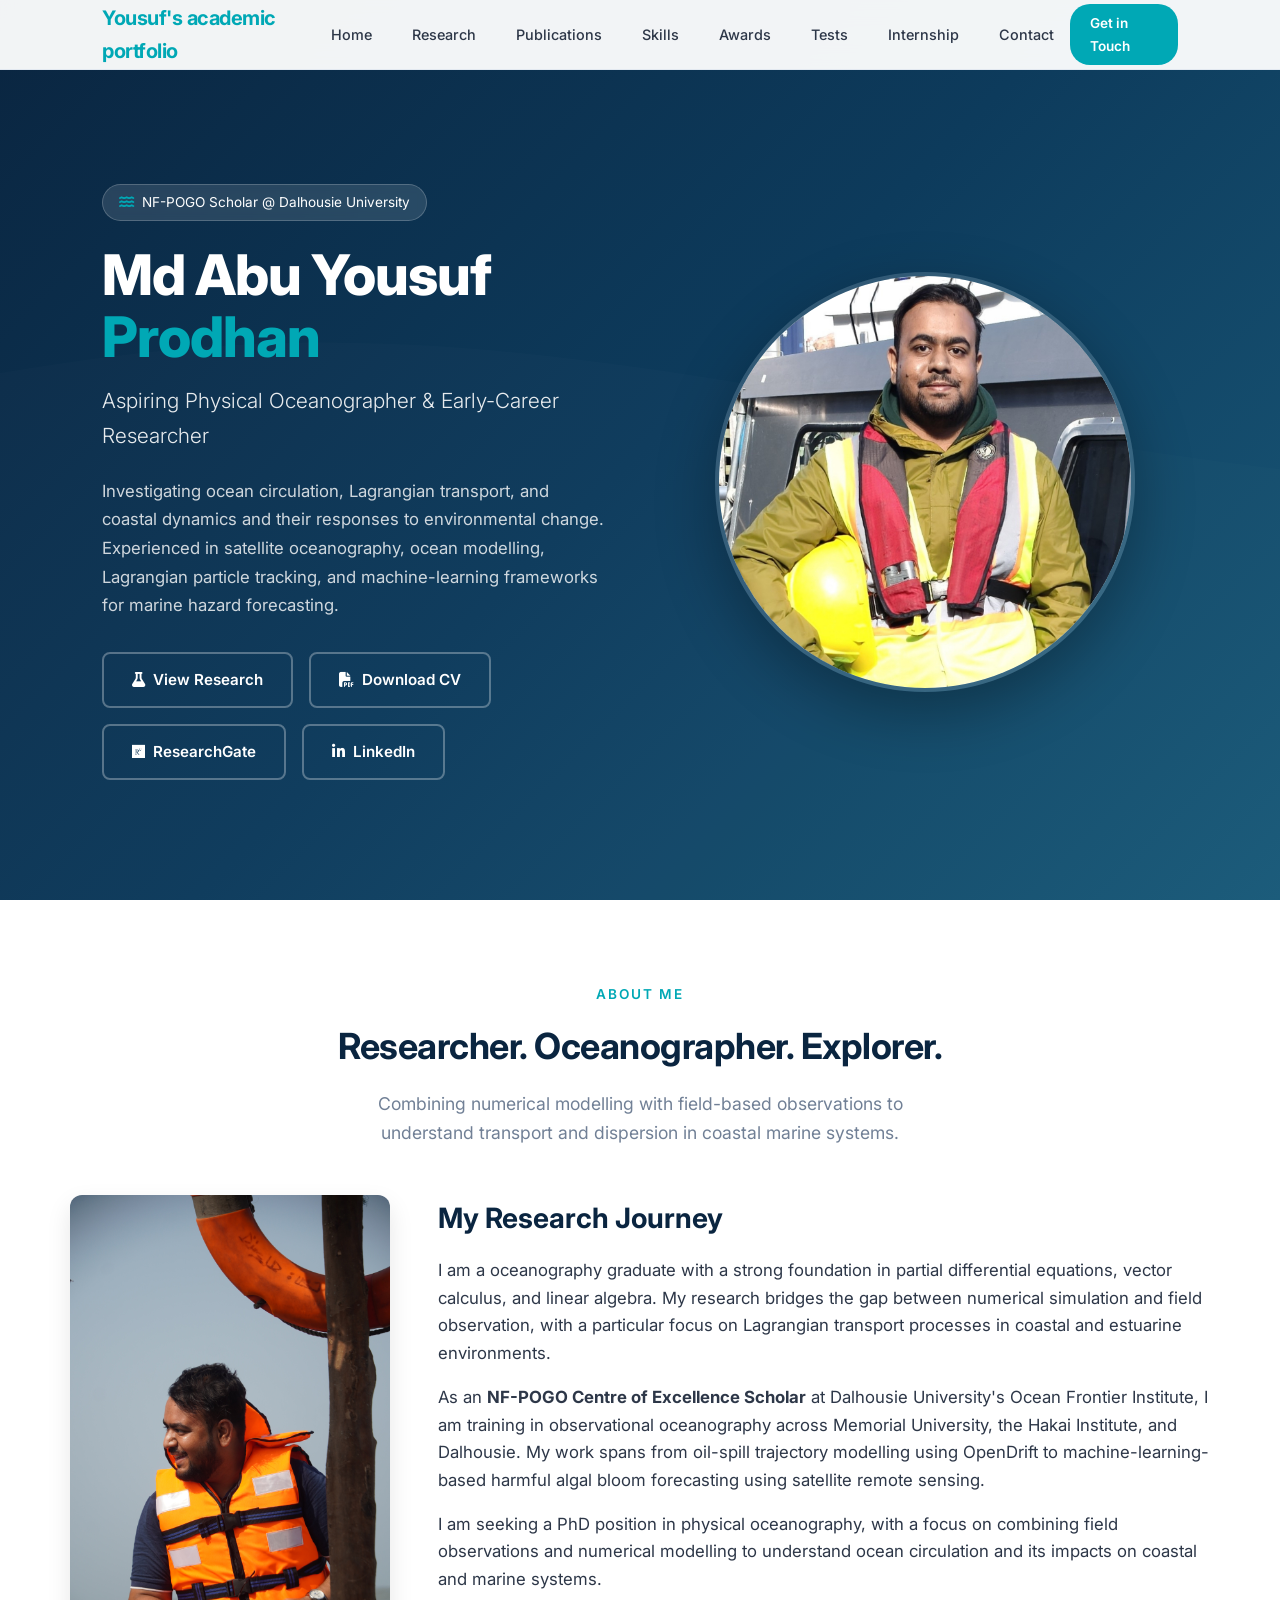
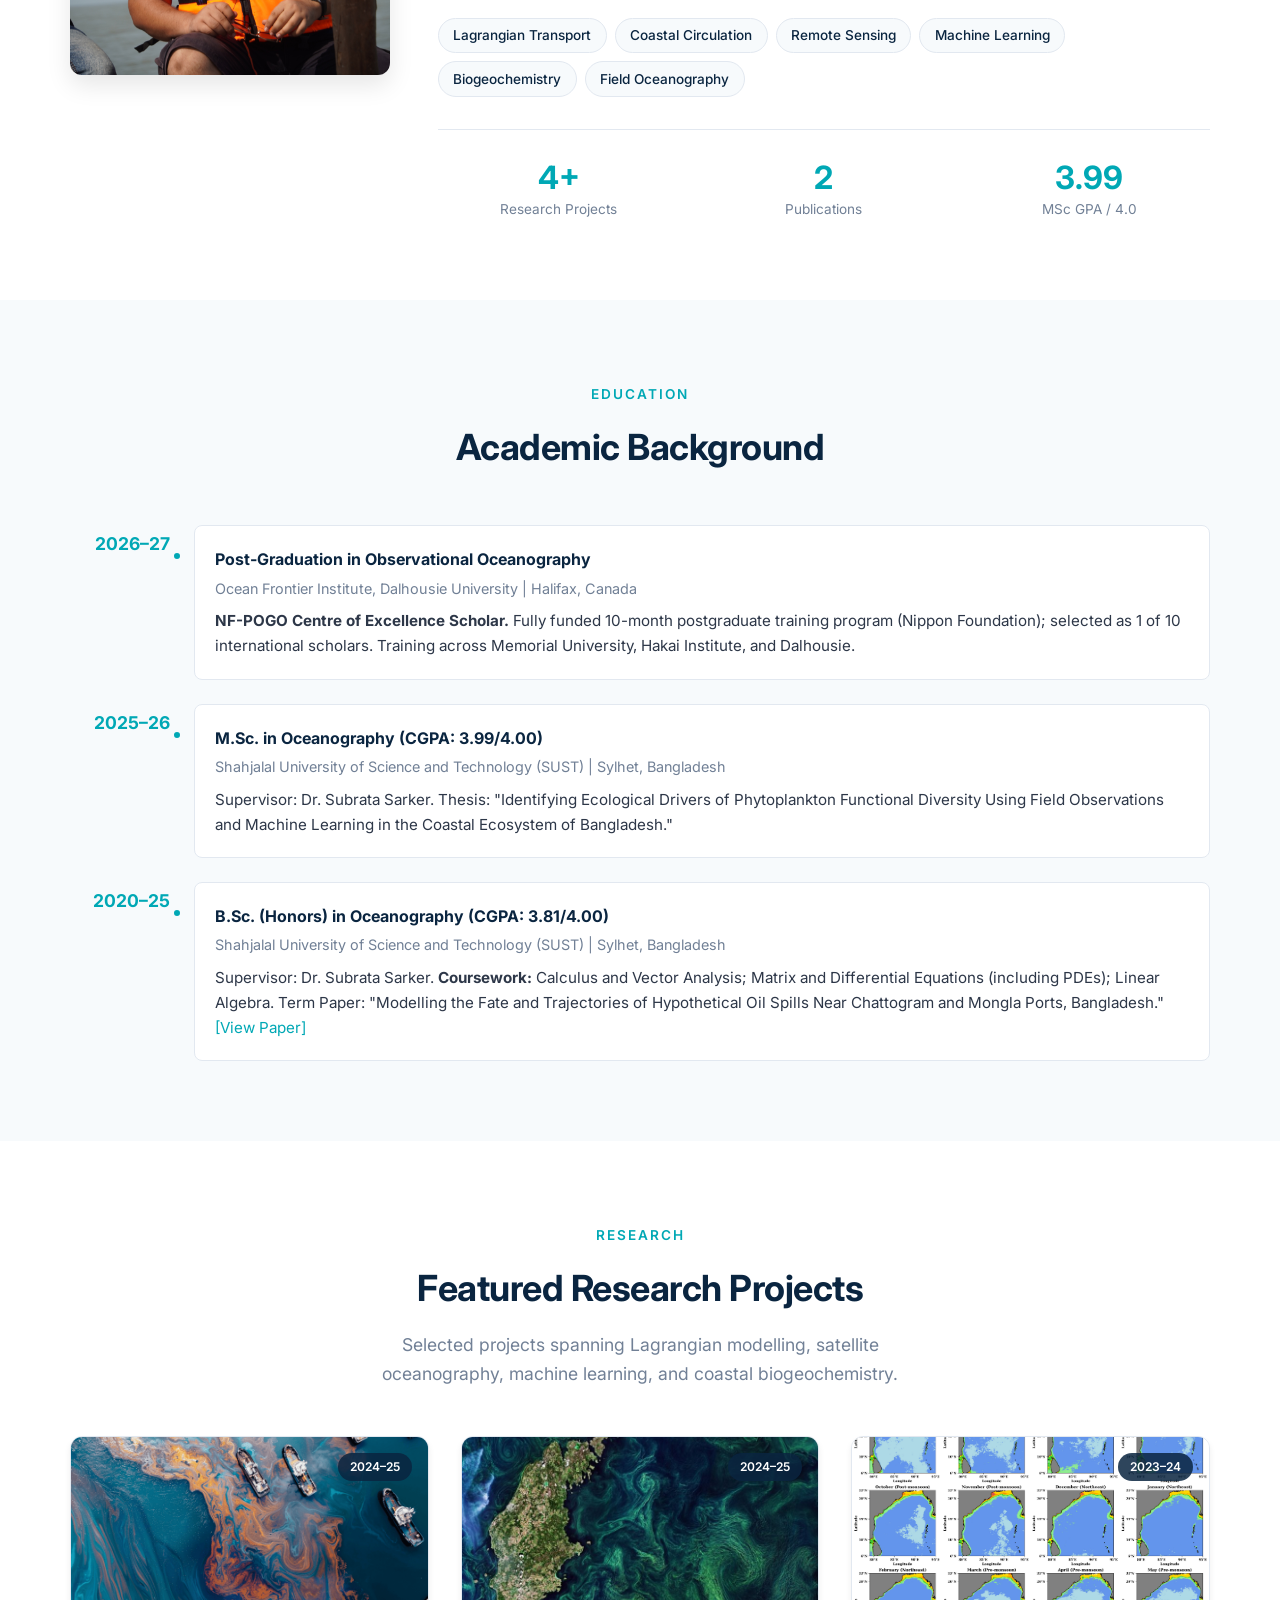
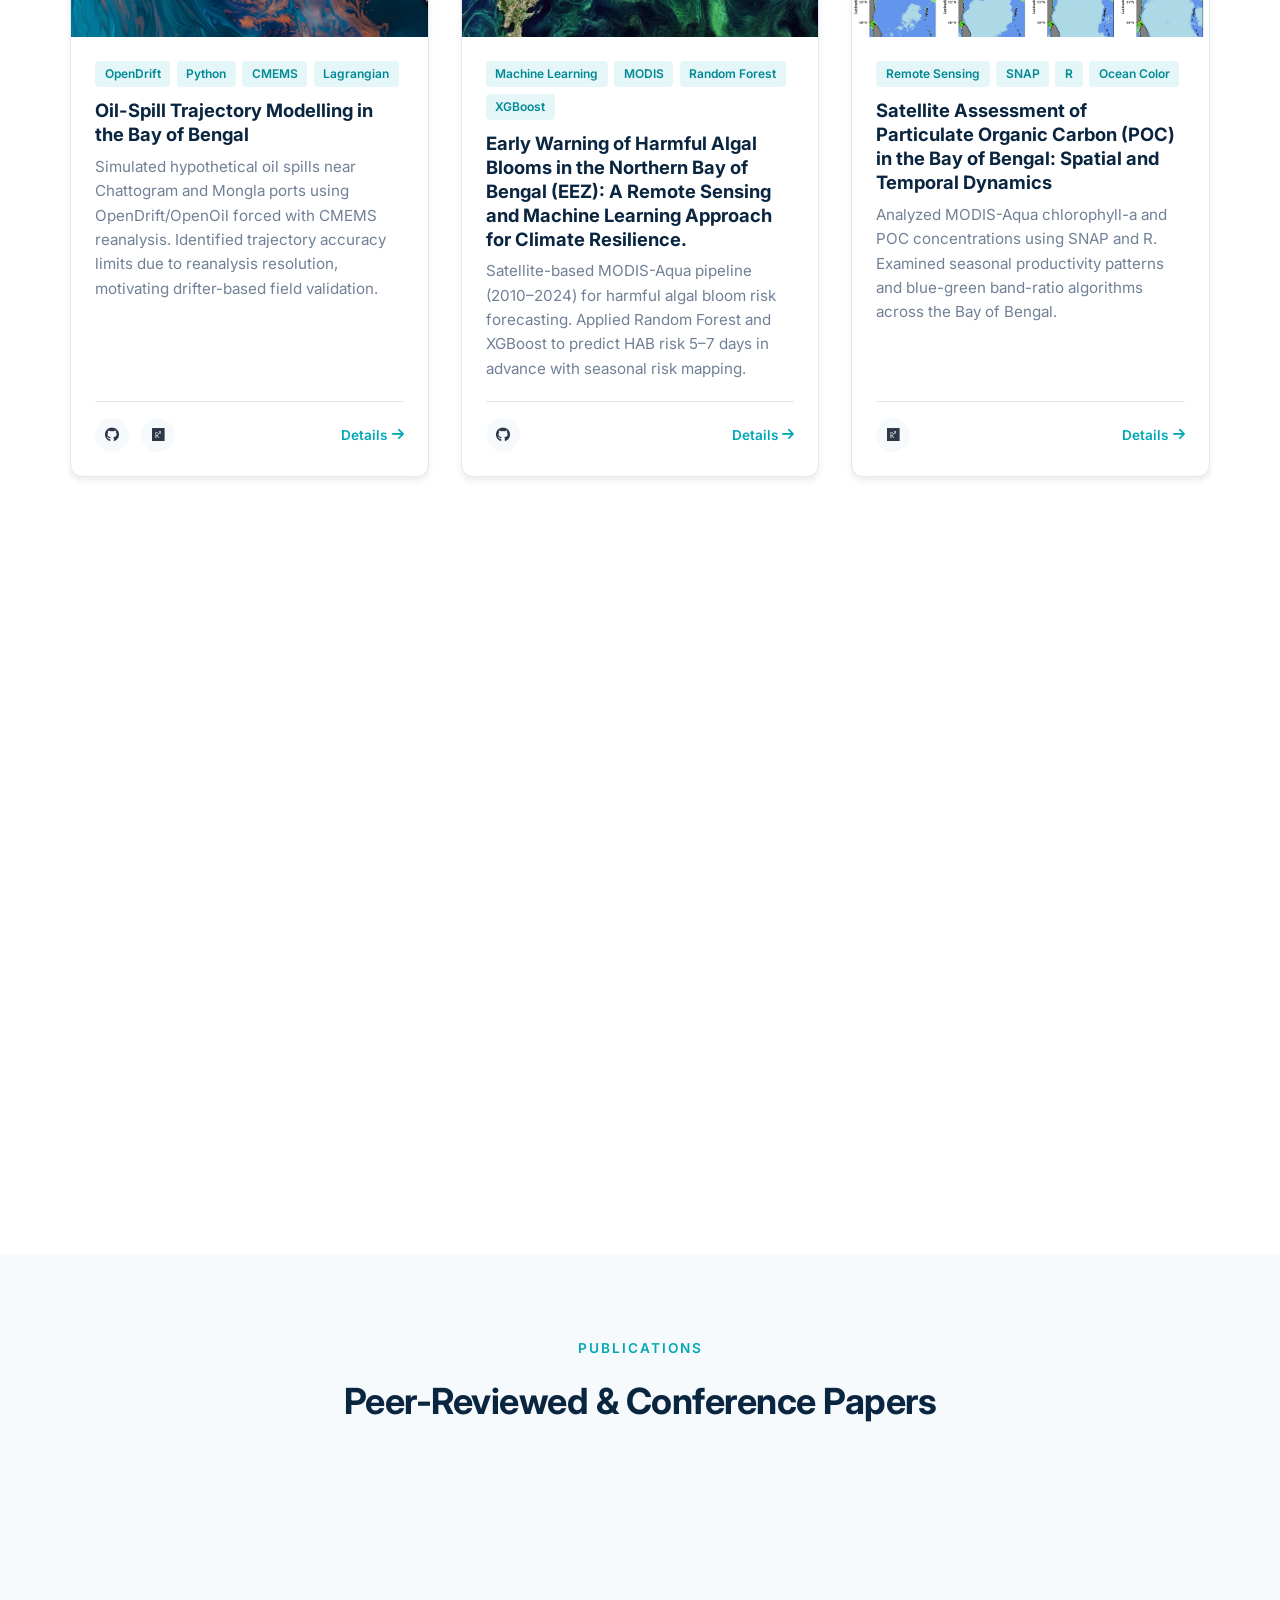
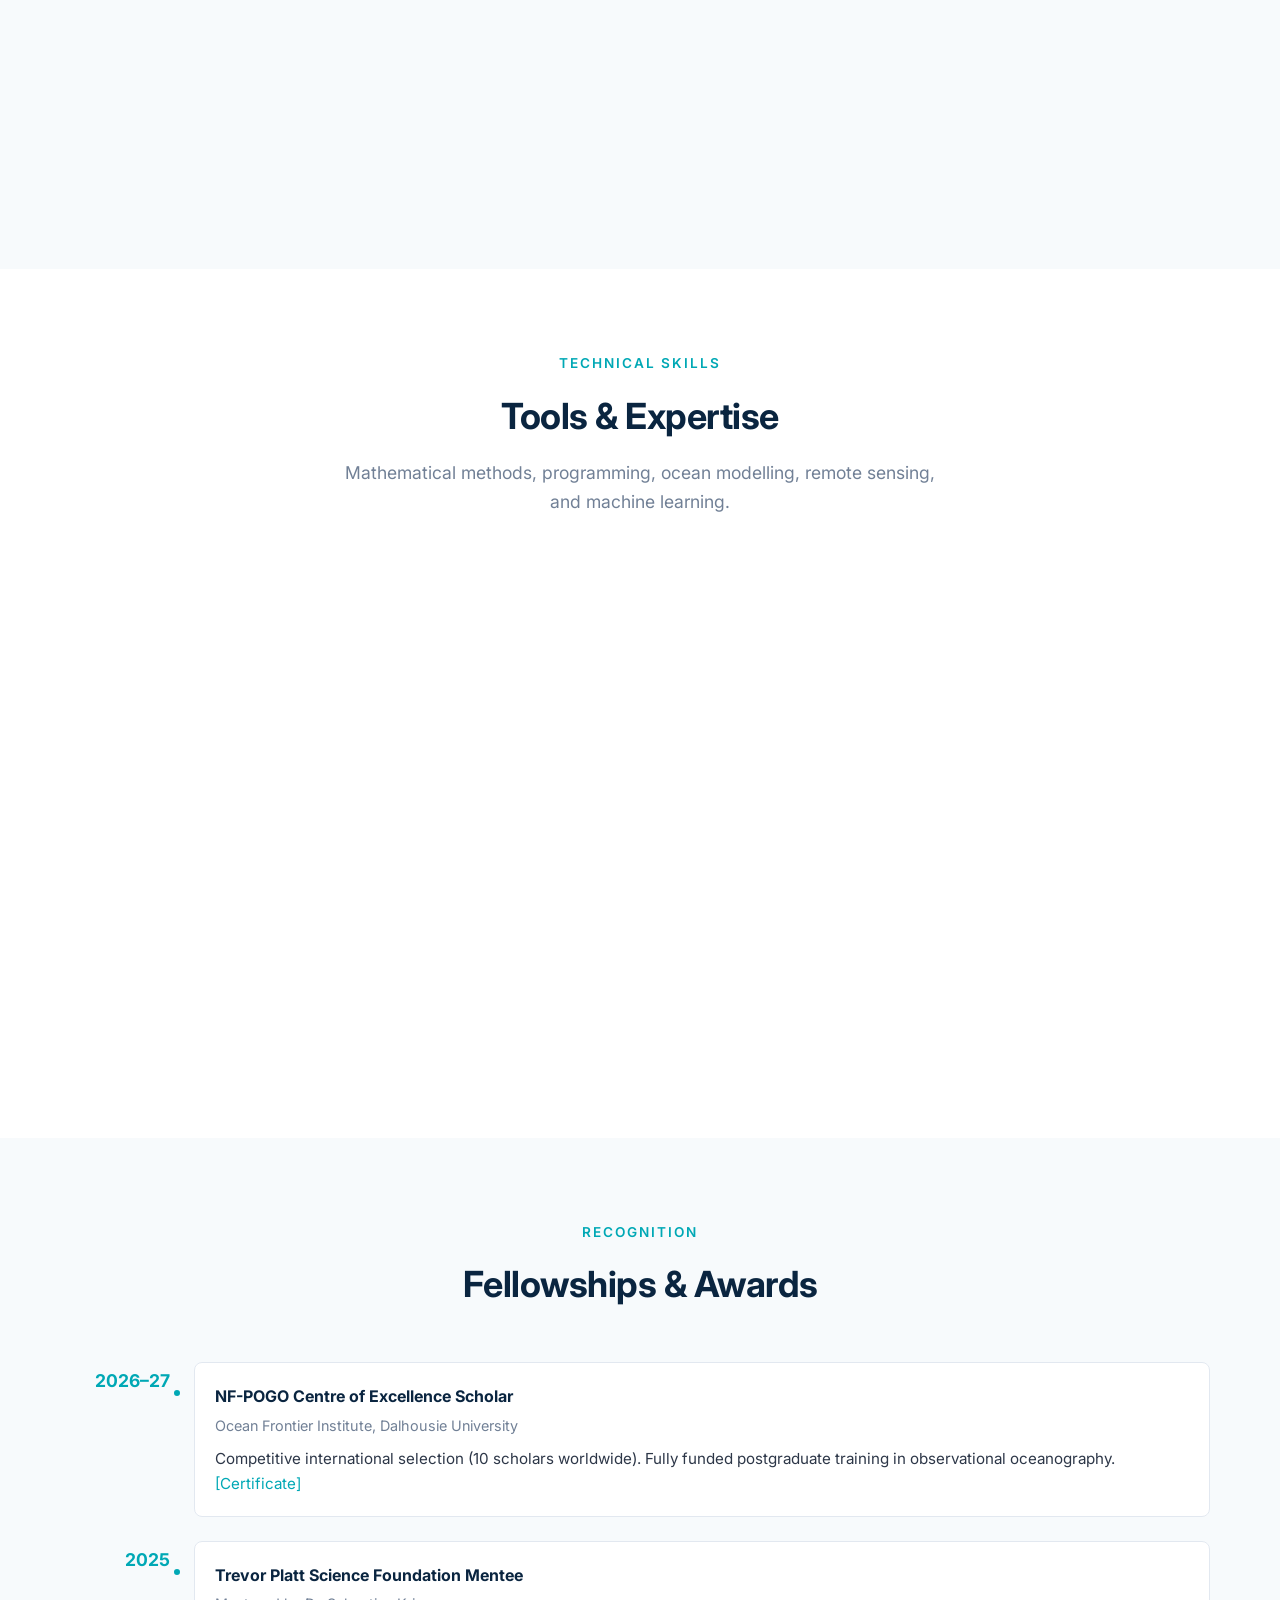
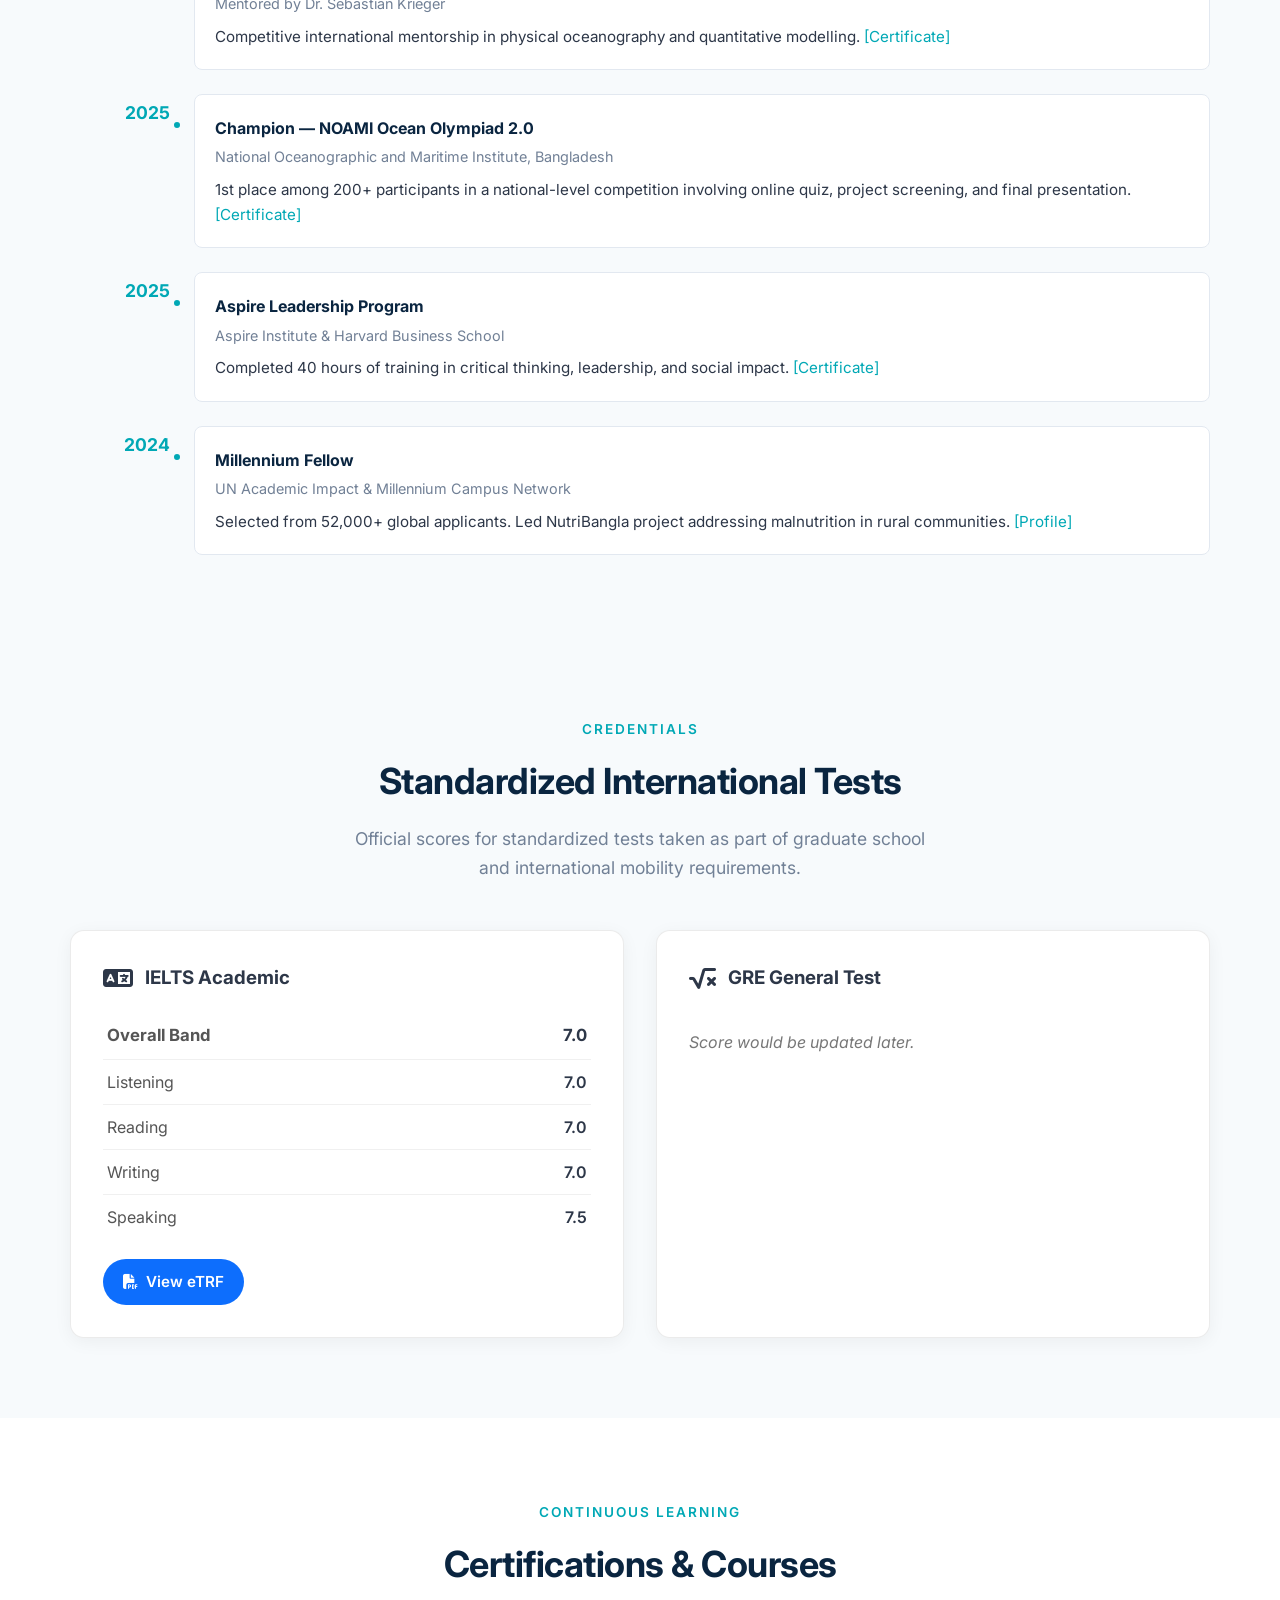
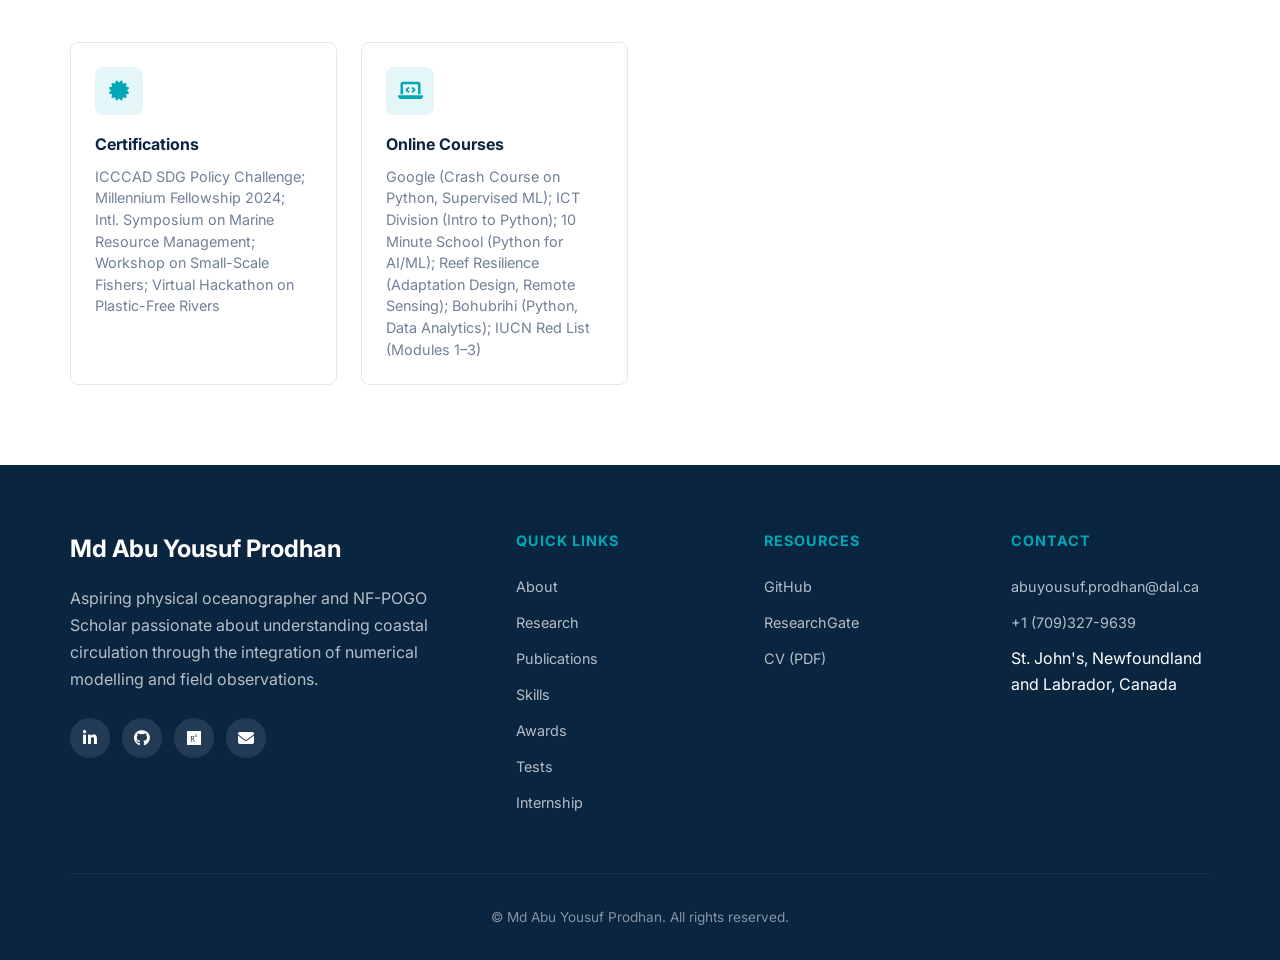
<file: index.html>
<!DOCTYPE html>
<html lang="en">
<head>
    <script async src="https://www.googletagmanager.com/gtm.js?id=G-QQZLXKJNE4"></script>
<script>
  window.dataLayer = window.dataLayer || [];
  function gtag(){dataLayer.push(arguments);}
  gtag('js', new Date());
</script>
    <meta charset="UTF-8">
    <meta name="viewport" content="width=device-width, initial-scale=1.0">
    <title>Md Abu Yousuf Prodhan | Physical Oceanographer</title>
    <meta name="description" content="Physical oceanographer and NF-POGO Scholar researching Lagrangian transport, coastal circulation, and field-model integration.">

    <!-- Font Awesome -->
    <link rel="stylesheet" href="https://cdnjs.cloudflare.com/ajax/libs/font-awesome/6.4.0/css/all.min.css">

    <!-- Google Fonts -->
    <link href="https://fonts.googleapis.com/css2?family=Inter:wght@300;400;500;600;700;800&display=swap" rel="stylesheet">

    <!-- Custom CSS -->
    <link rel="stylesheet" href="assets/css/style.css">

    <style>
        body { font-family: 'Inter', var(--font-body); }

        /* ---- Standardized Tests section ---- */
        .test-grid {
            display: grid;
            grid-template-columns: repeat(auto-fit, minmax(300px, 1fr));
            gap: 2rem;
        }

        .test-card {
            border: 1px solid rgba(0,0,0,0.08);
            border-radius: 14px;
            padding: 2rem;
            background: #fff;
            box-shadow: 0 4px 18px rgba(0,0,0,0.05);
        }

        .test-card-header {
            display: flex;
            align-items: center;
            gap: 0.75rem;
            margin-bottom: 1.25rem;
        }
        .test-card-header i {
            font-size: 1.5rem;
        }
        .test-card-header h3 {
            margin: 0;
        }

        .score-table {
            width: 100%;
            border-collapse: collapse;
            margin-bottom: 1.25rem;
        }
        .score-table td {
            padding: 0.55rem 0.25rem;
            border-bottom: 1px solid rgba(0,0,0,0.06);
        }
        .score-table tr:last-child td { border-bottom: none; }
        .score-table td:first-child { color: #555; }
        .score-table td:last-child {
            text-align: right;
            font-weight: 600;
        }
        .score-table tr.overall-row td {
            font-weight: 700;
            font-size: 1.05rem;
        }

        .pending-note {
            font-style: italic;
            color: #777;
            padding: 1rem 0;
        }

        .test-btn {
            display: inline-flex;
            align-items: center;
            gap: 0.5rem;
            padding: 0.65rem 1.25rem;
            border-radius: 999px;
            background: var(--primary-color, #0d6efd);
            color: #fff !important;
            text-decoration: none;
            font-weight: 600;
            font-size: 0.95rem;
        }
        .test-btn:hover { opacity: 0.9; }

        /* Prevent nav overlap with the CTA button as item count grows */
        .nav-links {
            flex-wrap: nowrap;
        }
        .nav-links li a {
            white-space: nowrap;
            font-size: 0.9rem;
        }
        .nav-container {
            gap: 1rem;
        }
        @media (max-width: 1150px) {
            .nav-links,
            .nav-cta {
                display: none;
            }
            .mobile-toggle {
                display: block;
            }
        }
    </style>
</head>
<body>

    <!-- ============================================================
         NAVIGATION
         ============================================================ -->
    <nav class="navbar" id="navbar">
        <div class="nav-container">
            <div class="nav-logo"><span>Yousuf's academic portfolio</span></div>
            <ul class="nav-links" id="navLinks">
                <li><a href="#about">Home</a></li>
                <li><a href="#research">Research</a></li>
                <li><a href="#publications">Publications</a></li>
                <li><a href="#skills">Skills</a></li>
                <li><a href="#awards">Awards</a></li>
                <li><a href="#tests">Tests</a></li>
                <li><a href="projects/internship.html">Internship</a></li>
                <li><a href="#contact">Contact</a></li>
            </ul>
            <a href="mailto:abuyousuf.prodhan@dal.ca" class="nav-cta">Get in Touch</a>
            <button class="mobile-toggle" onclick="toggleMenu()" aria-label="Toggle menu">
                <i class="fas fa-bars"></i>
            </button>
        </div>
    </nav>

    <!-- ============================================================
         HERO SECTION
         Replace the placeholder with your photo:
         <img src="assets/images/photo.jpg" alt="Md Abu Yousuf Prodhan" class="hero-image">
         ============================================================ -->
    <section class="hero" id="home">
        <div class="hero-container">
            <div class="hero-content">
                <div class="hero-badge">
                    <i class="fas fa-water"></i>
                    NF-POGO Scholar @ Dalhousie University
                </div>
                <h1>
                    Md Abu Yousuf<br>
                    <span class="highlight">Prodhan</span>
                </h1>
                <p class="hero-subtitle">Aspiring Physical Oceanographer & Early-Career Researcher</p>
                <p class="hero-desc">
                    Investigating ocean circulation, Lagrangian transport, and coastal dynamics and their responses to environmental change. Experienced in satellite oceanography, ocean modelling, Lagrangian particle tracking, and machine-learning frameworks for marine hazard forecasting.
                </p>
                <div class="hero-buttons">
                    
                    <a href="#research" class="btn btn-outline">
                        <i class="fas fa-flask"></i> View Research
                    </a>

                    <a href="assets/images/CV/CV_MdAbuYousuf_Prodhan.pdf" class="btn btn-outline" target="_blank" rel="noopener noreferrer">
                        <i class="fas fa-file-pdf"></i> Download CV
                    </a>

                    <a href="https://www.researchgate.net/profile/Md-Abu-Yousuf-Prodhan-2?ev=hdr_xprf" class="btn btn-outline" target="_blank" rel="noopener noreferrer">
                        <i class="fab fa-researchgate"></i> ResearchGate
                    </a>

                    <a href="https://www.linkedin.com/in/md-abu-yousuf-prodhan-7373951b9/" class="btn btn-outline" target="_blank" rel="noopener noreferrer">
                        <i class="fab fa-linkedin-in"></i> LinkedIn
                    </a>

                </div>
            </div>

            <div class="hero-visual">
                <!-- PHOTO PLACEHOLDER - Replace with your image -->
                <img src="assets/images/Md_Abu_Yousuf_Prodhan.jpg" alt="Md Abu Yousuf Prodhan" class="hero-image">
            </div>
        </div>
    </section>

    <!-- ============================================================
         ABOUT SECTION
         ============================================================ -->
    <section class="section" id="Home">
        <div class="section-header">
            <span class="section-label">About Me</span>
            <h2 class="section-title">Researcher. Oceanographer. Explorer.</h2>
            <p class="section-subtitle">
                Combining numerical modelling with field-based observations to understand 
                transport and dispersion in coastal marine systems.
            </p>
        </div>
        <div class="section-body">
            <div class="about-grid">
                <div class="about-photo">
                    <!-- ABOUT PHOTO PLACEHOLDER -->
                    <img src="assets/images/about_photo_yousuf.JPG" alt="About photo">
                       
                    <!--
                    
                    -->
                </div>
                <div class="about-content">
                    <h3>My Research Journey</h3>
                    <p>
                        I am a oceanography graduate with a strong foundation in partial differential equations, 
                        vector calculus, and linear algebra. My research bridges the gap between numerical 
                        simulation and field observation, with a particular focus on Lagrangian transport 
                        processes in coastal and estuarine environments.
                    </p>
                    <p>
                        As an <strong>NF-POGO Centre of Excellence Scholar</strong> at Dalhousie University's 
                        Ocean Frontier Institute, I am training in observational oceanography across Memorial 
                        University, the Hakai Institute, and Dalhousie. My work spans from oil-spill trajectory 
                        modelling using OpenDrift to machine-learning-based harmful algal bloom forecasting 
                        using satellite remote sensing.
                    </p>
                    <p>
                        I am seeking a PhD position in physical oceanography, with a focus on combining field observations and numerical modelling to understand ocean circulation and its impacts on coastal and marine systems.
                    </p>

                    <div class="about-tags">
                        <span class="tag-pill">Lagrangian Transport</span>
                        <span class="tag-pill">Coastal Circulation</span>
                        <span class="tag-pill">Remote Sensing</span>
                        <span class="tag-pill">Machine Learning</span>
                        <span class="tag-pill">Biogeochemistry</span>
                        <span class="tag-pill">Field Oceanography</span>
                    </div>

                    <div class="about-stats">
                        <div class="stat-item">
                            <div class="stat-number">4+</div>
                            <div class="stat-label">Research Projects</div>
                        </div>
                        <div class="stat-item">
                            <div class="stat-number">2</div>
                            <div class="stat-label">Publications</div>
                        </div>
                        <div class="stat-item">
                            <div class="stat-number">3.99</div>
                            <div class="stat-label">MSc GPA / 4.0</div>
                        </div>
                    </div>
                </div>
            </div>
        </div>
    </section>

    <!-- ============================================================
         EDUCATION SECTION
         ============================================================ -->
    <section class="section section-alt" id="education">
        <div class="section-header">
            <span class="section-label">Education</span>
            <h2 class="section-title">Academic Background</h2>
        </div>
        <div class="section-body">
            <div class="awards-timeline">

                <div class="award-row">
                    <div class="award-year">2026–27</div>
                    <div class="award-card">
                        <div class="award-title">Post-Graduation in Observational Oceanography</div>
                        <div class="award-org">Ocean Frontier Institute, Dalhousie University | Halifax, Canada</div>
                        <div class="award-desc">
                            <strong>NF-POGO Centre of Excellence Scholar.</strong> Fully funded 10-month postgraduate 
                            training program (Nippon Foundation); selected as 1 of 10 international scholars. 
                            Training across Memorial University, Hakai Institute, and Dalhousie.
                        </div>
                    </div>
                </div>

                <div class="award-row">
                    <div class="award-year">2025–26</div>
                    <div class="award-card">
                        <div class="award-title">M.Sc. in Oceanography (CGPA: 3.99/4.00)</div>
                        <div class="award-org">Shahjalal University of Science and Technology (SUST) | Sylhet, Bangladesh</div>
                        <div class="award-desc">
                            Supervisor: Dr. Subrata Sarker. Thesis: "Identifying Ecological Drivers of Phytoplankton 
                            Functional Diversity Using Field Observations and Machine Learning in the Coastal 
                            Ecosystem of Bangladesh."
                        </div>
                    </div>
                </div>

                <div class="award-row">
                    <div class="award-year">2020–25</div>
                    <div class="award-card">
                        <div class="award-title">B.Sc. (Honors) in Oceanography (CGPA: 3.81/4.00)</div>
                        <div class="award-org">Shahjalal University of Science and Technology (SUST) | Sylhet, Bangladesh</div>
                        <div class="award-desc">
                            Supervisor: Dr. Subrata Sarker. <strong>Coursework:</strong> Calculus and Vector Analysis; 
                            Matrix and Differential Equations (including PDEs); Linear Algebra. 
                            Term Paper: "Modelling the Fate and Trajectories of Hypothetical Oil Spills Near 
                            Chattogram and Mongla Ports, Bangladesh."
                            <a href="https://drive.google.com/file/d/1byuRHMlpcXO1_r1eTn5X35OrPJSbEpnA/view?usp=drive_link" target="_blank">[View Paper]</a>
                        </div>
                    </div>
                </div>

            </div>
        </div>
    </section>

    <!-- ============================================================
         RESEARCH PROJECTS SECTION
         Each card links to a detailed project page.
         Add your project screenshots in the image placeholders.
         ============================================================ -->
    <section class="section" id="research">
        <div class="section-header">
            <span class="section-label">Research</span>
            <h2 class="section-title">Featured Research Projects</h2>
            <p class="section-subtitle">
                Selected projects spanning Lagrangian modelling, satellite oceanography, 
                machine learning, and coastal biogeochemistry.
            </p>
        </div>
        <div class="section-body">
            <div class="projects-grid">

                <!-- PROJECT 1: Oil Spill Modelling -->
                <div class="project-card fade-in">
                    <div class="project-image">
                        <!-- PROJECT IMAGE PLACEHOLDER -->
                        <img src="assets/images/project-oil-spill.png" alt="Oil Spill Modelling">
                            
                        <!--
                        <img src="assets/images/project-oil-spill.jpg" alt="Oil Spill Modelling">
                        -->
                        <span class="project-year">2024–25</span>
                    </div>
                    <div class="project-body">
                        <div class="project-tags">
                            <span class="project-tag">OpenDrift</span>
                            <span class="project-tag">Python</span>
                            <span class="project-tag">CMEMS</span>
                            <span class="project-tag">Lagrangian</span>
                        </div>
                        <h3 class="project-title">Oil-Spill Trajectory Modelling in the Bay of Bengal</h3>
                        <p class="project-desc">
                            Simulated hypothetical oil spills near Chattogram and Mongla ports using OpenDrift/OpenOil 
                            forced with CMEMS reanalysis. Identified trajectory accuracy limits due to reanalysis 
                            resolution, motivating drifter-based field validation.
                        </p>
                        <div class="project-footer">
                            <div class="project-links">
                                <a href="https://github.com/SiAm1998/Oil-Spill-Modelling-in-Bangladesh" target="_blank" title="GitHub">
                                    <i class="fab fa-github"></i>
                                </a>
                                <a href="https://www.researchgate.net/publication/393056927" target="_blank" title="ResearchGate">
                                    <i class="fab fa-researchgate"></i>
                                </a>
                            </div>
                            <a href="projects/oil-spill-modelling.html" class="project-btn">
                                Details <i class="fas fa-arrow-right"></i>
                            </a>
                        </div>
                    </div>
                </div>

                <!-- PROJECT 2: HAB Prediction -->
                <div class="project-card fade-in">
                    <div class="project-image">
                        <!-- PROJECT IMAGE PLACEHOLDER -->
                        <img src="assets/images/algal-blooms.jpg" alt="HAB Prediction">
                           
                        <!--
                        <img src="assets/images/project-hab.jpg" alt="HAB Prediction">
                        -->
                        <span class="project-year">2024–25</span>
                    </div>
                    <div class="project-body">
                        <div class="project-tags">
                            <span class="project-tag">Machine Learning</span>
                            <span class="project-tag">MODIS</span>
                            <span class="project-tag">Random Forest</span>
                            <span class="project-tag">XGBoost</span>
                        </div>
                        <h3 class="project-title">Early Warning of Harmful Algal Blooms in the Northern Bay of Bengal (EEZ): A Remote Sensing and Machine Learning Approach for Climate Resilience.</h3>
                        <p class="project-desc">
                            Satellite-based MODIS-Aqua pipeline (2010–2024) for harmful algal bloom risk forecasting. 
                            Applied Random Forest and XGBoost to predict HAB risk 5–7 days in advance with 
                            seasonal risk mapping.
                        </p>
                        <div class="project-footer">
                            <div class="project-links">
                                <a href="https://github.com/SiAm1998/HAB-Prediction-BayOfBengal" target="_blank" title="GitHub">
                                    <i class="fab fa-github"></i>
                                </a>
                            </div>
                            <a href="projects/hab-prediction.html" class="project-btn">
                                Details <i class="fas fa-arrow-right"></i>
                            </a>
                        </div>
                    </div>
                </div>

                <!-- PROJECT 3: Phytoplankton & POC -->
                <div class="project-card fade-in">
                    <div class="project-image">
                        <!-- PROJECT IMAGE PLACEHOLDER -->
                        <img src="assets\images\figures\POC_Seasonal_Plots.jpg" alt="Phytoplankton and POC">
                        
                        <!--
                        <img src="assets/images/Phyto_project3.jpg" alt="Phytoplankton and POC">
                        -->
                        <span class="project-year">2023–24</span>
                    </div>
                    <div class="project-body">
                        <div class="project-tags">
                            <span class="project-tag">Remote Sensing</span>
                            <span class="project-tag">SNAP</span>
                            <span class="project-tag">R</span>
                            <span class="project-tag">Ocean Color</span>
                        </div>
                        <h3 class="project-title">Satellite Assessment of Particulate Organic Carbon (POC) in the Bay of Bengal: Spatial and Temporal Dynamics</h3>
                        <p class="project-desc">
                            Analyzed MODIS-Aqua chlorophyll-a and POC concentrations using SNAP and R. Examined 
                            seasonal productivity patterns and blue-green band-ratio algorithms across the Bay of Bengal.
                        </p>
                        <div class="project-footer">
                            <div class="project-links">
                                <a href="https://www.researchgate.net/publication/381844225" target="_blank" title="ResearchGate">
                                    <i class="fab fa-researchgate"></i>
                                </a>
                            </div>
                            <a href="projects/phytoplankton-poc.html" class="project-btn">
                                Details <i class="fas fa-arrow-right"></i>
                            </a>
                        </div>
                    </div>
                </div>

                <!-- PROJECT 4: MSc Thesis -->
                <div class="project-card fade-in">
                    <div class="project-image">
                        <!-- PROJECT IMAGE PLACEHOLDER -->
                        <img src="assets/images/phyto_project4.jpg" alt="MSc Thesis">
                        
                        <!--
                        <img src="assets/images/project-thesis.jpg" alt="MSc Thesis">
                        -->
                        <span class="project-year">2025–26</span>
                    </div>
                    <div class="project-body">
                        <div class="project-tags">
                            <span class="project-tag">Field Work</span>
                            <span class="project-tag">ML</span>
                            <span class="project-tag">Trait Ecology</span>
                            <span class="project-tag">Functional Diversity</span>
                        </div>
                        <h3 class="project-title">Identifying Ecological Drivers of Phytoplankton Functional Diversity Using Field Observations and Machine Learning in the Coastal Ecosystm of Bangladesh</h3>
                        <p class="project-desc">
                            M.Sc. thesis quantifying phytoplankton functional diversity (FRic, FEve, FDiv, FDis, Rao's Q) 
                            from field observations. Built Random Forest and XGBoost frameworks to identify ecological 
                            drivers of community assembly.
                        </p>
                        <div class="project-footer">
                            <div class="project-links">
                                <a href="mailto:abuyousuf.prodhan@dal.ca" title="Contact for details">
                                    <i class="fas fa-envelope"></i>
                                </a>
                            </div>
                            <a href="projects/msc-thesis.html" class="project-btn">
                                Details <i class="fas fa-arrow-right"></i>
                            </a>
                        </div>
                    </div>
                </div>

                <!-- PROJECT 5: Research Internship -->
                <div class="project-card fade-in">
                    <div class="project-image">
                        <!-- PROJECT IMAGE PLACEHOLDER - add an internship photo here -->
                        <img src="assets/images/usm_entrance_yousuf.jpg" alt="Research Internship">
                        <span class="project-year">Internship</span>
                    </div>
                    <div class="project-body">
                        <div class="project-tags">
                            <span class="project-tag">Field Work</span>
                            <span class="project-tag">Research Internship</span>
                        </div>
                        <h3 class="project-title">Research Internship Activities</h3>
                        <p class="project-desc">
                            An inside look at a research internship — project work, fieldwork,
                            mentorship, and personal takeaways from the experience.
                        </p>
                        <div class="project-footer">
                            <div class="project-links">
                                <a href="mailto:abuyousuf.prodhan@dal.ca" title="Contact for details">
                                    <i class="fas fa-envelope"></i>
                                </a>
                            </div>
                            <a href="projects/internship.html" class="project-btn">
                                Details <i class="fas fa-arrow-right"></i>
                            </a>
                        </div>
                    </div>
                </div>

            </div>
        </div>
    </section>

    <!-- ============================================================
         PUBLICATIONS SECTION
         ============================================================ -->
    <section class="section section-alt" id="publications">
        <div class="section-header">
            <span class="section-label">Publications</span>
            <h2 class="section-title">Peer-Reviewed & Conference Papers</h2>
        </div>
        <div class="section-body">
            <div class="pub-grid">

                <div class="pub-card fade-in">
                    <div class="pub-badge">P1</div>
                    <div class="pub-content">
                        <h4>Modelling the Fate and Trajectories of Hypothetical Oil Spills Near Chattogram and Mongla Port, Bangladesh</h4>
                        <div class="pub-meta">
                            <strong>Prodhan et al. (2025)</strong> — International Conference on Marine Spatial Planning 
                            for Advancing Sustainable Blue Growth, 2025. <em>Oral presentation.</em>
                        </div>
                        <div class="pub-links">
                            <a href="https://www.researchgate.net/publication/393056927" target="_blank">
                                <i class="fas fa-external-link-alt"></i> ResearchGate
                            </a>
                            <a href="https://drive.google.com/file/d/1sRxmX86Oo8DaEho3IsFZmLV9dmttstWz/view?usp=sharing" target="_blank">
                                <i class="fas fa-file-pdf"></i> PDF
                            </a>
                        </div>
                    </div>
                    <div class="pub-actions">
                        <a href="https://www.researchgate.net/publication/393056927" target="_blank" title="View">
                            <i class="fas fa-arrow-up-right-from-square"></i>
                        </a>
                    </div>
                </div>

                <div class="pub-card fade-in">
                    <div class="pub-badge preprint">U1</div>
                    <div class="pub-content">
                        <h4>Satellite-Based Assessment of Particulate Organic Carbon (POC) Concentrations in the Bay of Bengal: Spatial and Temporal Dynamics</h4>
                        <div class="pub-meta">
                            <strong>Prodhan & Ahmad (2025)</strong> — Manuscript under peer review in a Q1 journal. 
                            Preprint available.
                        </div>
                        <div class="pub-links">
                            <a href="https://www.preprints.org/manuscript/202408.1685" target="_blank">
                                <i class="fas fa-external-link-alt"></i> Preprint
                            </a>
                        </div>
                    </div>
                    <div class="pub-actions">
                        <a href="https://www.preprints.org/manuscript/202408.1685" target="_blank" title="View">
                            <i class="fas fa-arrow-up-right-from-square"></i>
                        </a>
                    </div>
                </div>

            </div>
        </div>
    </section>

    <!-- ============================================================
         SKILLS SECTION
         ============================================================ -->
    <section class="section" id="skills">
        <div class="section-header">
            <span class="section-label">Technical Skills</span>
            <h2 class="section-title">Tools & Expertise</h2>
            <p class="section-subtitle">
                Mathematical methods, programming, ocean modelling, remote sensing, and machine learning.
            </p>
        </div>
        <div class="section-body">
            <div class="skills-grid">

                <div class="skill-card fade-in">
                    <div class="skill-icon"><i class="fas fa-square-root-variable"></i></div>
                    <h4>Mathematical Methods</h4>
                    <p>Partial Differential Equations, Vector Calculus, Linear Algebra, Fourier Analysis, Time-Series Analysis</p>
                </div>

                <div class="skill-card fade-in">
                    <div class="skill-icon"><i class="fab fa-python"></i></div>
                    <h4>Programming</h4>
                    <p>Python, R, NumPy, Pandas, Matplotlib, Scikit-learn, Google Colab</p>
                </div>

                <div class="skill-card fade-in">
                    <div class="skill-icon"><i class="fas fa-chart-line"></i></div>
                    <h4>Statistical & ML Modelling</h4>
                    <p>GAMs, Random Forest, XGBoost, SHAP interpretation, time-series analysis</p>
                </div>

                <div class="skill-card fade-in">
                    <div class="skill-icon"><i class="fas fa-water"></i></div>
                    <h4>Ocean Modelling</h4>
                    <p>OpenDrift/OpenOil, Delft3D FM, Lagrangian particle tracking, NetCDF, CMEMS products</p>
                </div>

                <div class="skill-card fade-in">
                    <div class="skill-icon"><i class="fas fa-satellite"></i></div>
                    <h4>Remote Sensing</h4>
                    <p>MODIS, Landsat, Sentinel, SNAP, ArcGIS, Google Earth Engine; ocean-color products (Chl-a, POC, SST)</p>
                </div>

                <div class="skill-card fade-in">
                    <div class="skill-icon"><i class="fas fa-flask"></i></div>
                    <h4>Biogeochemistry</h4>
                    <p>Carbon and nutrient cycling, phytoplankton trait-based ecology, functional diversity indices</p>
                </div>

            </div>
        </div>
    </section>

    <!-- ============================================================
         AWARDS & FELLOWSHIPS SECTION
         ============================================================ -->
    <section class="section section-alt" id="awards">
        <div class="section-header">
            <span class="section-label">Recognition</span>
            <h2 class="section-title">Fellowships & Awards</h2>
        </div>
        <div class="section-body">
            <div class="awards-timeline">

                <div class="award-row fade-in">
                    <div class="award-year">2026–27</div>
                    <div class="award-card">
                        <div class="award-title">NF-POGO Centre of Excellence Scholar</div>
                        <div class="award-org">Ocean Frontier Institute, Dalhousie University</div>
                        <div class="award-desc">
                            Competitive international selection (10 scholars worldwide). Fully funded 
                            postgraduate training in observational oceanography.
                            <a href="#" target="_blank">[Certificate]</a>
                        </div>
                    </div>
                </div>

                <div class="award-row fade-in">
                    <div class="award-year">2025</div>
                    <div class="award-card">
                        <div class="award-title">Trevor Platt Science Foundation Mentee</div>
                        <div class="award-org">Mentored by Dr. Sebastian Krieger</div>
                        <div class="award-desc">
                            Competitive international mentorship in physical oceanography and 
                            quantitative modelling.
                            <a href="https://drive.google.com/file/d/1BstBJL5QqRZ6sq78oHhRjzPYFUeSPNRO/view?usp=drive_link" target="_blank">[Certificate]</a>
                        </div>
                    </div>
                </div>

                <div class="award-row fade-in">
                    <div class="award-year">2025</div>
                    <div class="award-card">
                        <div class="award-title">Champion — NOAMI Ocean Olympiad 2.0</div>
                        <div class="award-org">National Oceanographic and Maritime Institute, Bangladesh</div>
                        <div class="award-desc">
                            1st place among 200+ participants in a national-level competition involving 
                            online quiz, project screening, and final presentation.
                            <a href="https://drive.google.com/file/d/1oUKGAM8OEer3Jfjk4E_W4WuucULyaBUg/view?usp=drive_link" target="_blank">[Certificate]</a>
                        </div>
                    </div>
                </div>



                <div class="award-row fade-in">
                    <div class="award-year">2025</div>
                    <div class="award-card">
                        <div class="award-title">Aspire Leadership Program</div>
                        <div class="award-org">Aspire Institute & Harvard Business School</div>
                        <div class="award-desc">
                            Completed 40 hours of training in critical thinking, leadership, and social impact.
                            <a href="https://drive.google.com/file/d/13C06Mrk8PexJO6O_mXTWmXz2uWU6ylvG/view?usp=sharing" target="_blank">[Certificate]</a>
                        </div>
                    </div>
                </div>


                <div class="award-row fade-in">
                    <div class="award-year">2024</div>
                    <div class="award-card">
                        <div class="award-title">Millennium Fellow</div>
                        <div class="award-org">UN Academic Impact & Millennium Campus Network</div>
                        <div class="award-desc">
                            Selected from 52,000+ global applicants. Led NutriBangla project addressing 
                            malnutrition in rural communities.
                            <a href="https://www.millenniumfellows.org/fellow/2024/sust/md-abu-yousuf-prodhan" target="_blank">[Profile]</a>
                        </div>
                    </div>
                </div>


            </div>
        </div>
    </section>

    <!-- ============================================================
         STANDARDIZED INTERNATIONAL TESTS SECTION
         ============================================================ -->
    <section class="section section-alt" id="tests">
        <div class="section-header">
            <span class="section-label">Credentials</span>
            <h2 class="section-title">Standardized International Tests</h2>
            <p class="section-subtitle">
                Official scores for standardized tests taken as part of graduate school
                and international mobility requirements.
            </p>
        </div>
        <div class="section-body">
            <div class="test-grid">

                <!-- IELTS -->
                <div class="test-card fade-in">
                    <div class="test-card-header">
                        <i class="fas fa-language"></i>
                        <h3>IELTS Academic</h3>
                    </div>
                    <table class="score-table">
                        <tr class="overall-row">
                            <td>Overall Band</td>
                            <td>7.0</td>
                        </tr>
                        <tr>
                            <td>Listening</td>
                            <td>7.0</td>
                        </tr>
                        <tr>
                            <td>Reading</td>
                            <td>7.0</td>
                        </tr>
                        <tr>
                            <td>Writing</td>
                            <td>7.0</td>
                        </tr>
                        <tr>
                            <td>Speaking</td>
                            <td>7.5</td>
                        </tr>
                    </table>
                    <a href="assets/images/CV/BD00126507307-23-05-2026-ETRF.pdf" class="test-btn" target="_blank" rel="noopener noreferrer">
                        <i class="fas fa-file-pdf"></i> View eTRF
                    </a>
                </div>

                <!-- GRE -->
                <div class="test-card fade-in">
                    <div class="test-card-header">
                        <i class="fas fa-square-root-variable"></i>
                        <h3>GRE General Test</h3>
                    </div>
                    <p class="pending-note">Score would be updated later.</p>
                </div>

            </div>
        </div>
    </section>

    <!-- ============================================================
         CERTIFICATIONS & COURSES
         ============================================================ -->
    <section class="section" id="certifications">
        <div class="section-header">
            <span class="section-label">Continuous Learning</span>
            <h2 class="section-title">Certifications & Courses</h2>
        </div>
        <div class="section-body">
            <div class="skills-grid">
                <div class="skill-card fade-in">
                    <div class="skill-icon"><i class="fas fa-certificate"></i></div>
                    <h4>Certifications</h4>
                    <p>ICCCAD SDG Policy Challenge; Millennium Fellowship 2024; Intl. Symposium on Marine Resource Management; Workshop on Small-Scale Fishers; Virtual Hackathon on Plastic-Free Rivers</p>
                </div>
                <div class="skill-card fade-in">
                    <div class="skill-icon"><i class="fas fa-laptop-code"></i></div>
                    <h4>Online Courses</h4>
                    <p>Google (Crash Course on Python, Supervised ML); ICT Division (Intro to Python); 10 Minute School (Python for AI/ML); Reef Resilience (Adaptation Design, Remote Sensing); Bohubrihi (Python, Data Analytics); IUCN Red List (Modules 1–3)</p>
                </div>
            </div>
        </div>
    </section>

    <!-- ============================================================
         CONTACT / FOOTER
         ============================================================ -->
    <footer class="footer" id="contact">
        <div class="footer-grid">
            <div class="footer-brand">
                <h3>Md Abu Yousuf Prodhan</h3>
                <p>
                    Aspiring physical oceanographer and NF-POGO Scholar passionate about understanding 
                    coastal circulation through the integration of numerical modelling and 
                    field observations.
                </p>
                <div class="footer-socials">
                    <a href="https://www.linkedin.com/in/md-abu-yousuf-prodhan-7373951b9/" target="_blank" title="LinkedIn">
                        <i class="fab fa-linkedin-in"></i>
                    </a>
                    <a href="https://github.com/SiAm1998" target="_blank" title="GitHub">
                        <i class="fab fa-github"></i>
                    </a>
                    <a href="https://www.researchgate.net/profile/Md-Abu-Yousuf-Prodhan-2?ev=hdr_xprf" target="_blank" title="ResearchGate">
                        <i class="fab fa-researchgate"></i>
                    </a>
                    <a href="mailto:abuyousuf.prodhan@dal.ca" title="Email">
                        <i class="fas fa-envelope"></i>
                    </a>
                </div>
            </div>
            <div class="footer-col">
                <h4>Quick Links</h4>
                <ul>
                    <li><a href="#about">About</a></li>
                    <li><a href="#research">Research</a></li>
                    <li><a href="#publications">Publications</a></li>
                    <li><a href="#skills">Skills</a></li>
                    <li><a href="#awards">Awards</a></li>
                    <li><a href="#tests">Tests</a></li>
                    <li><a href="projects/internship.html">Internship</a></li>
                </ul>
            </div>
            <div class="footer-col">
                <h4>Resources</h4>
                <ul>
                    <li><a href="https://github.com/SiAm1998" target="_blank">GitHub</a></li>
                    <li><a href="https://www.researchgate.net/profile/Md-Abu-Yousuf-Prodhan-2?ev=hdr_xprf" target="_blank">ResearchGate</a></li>
                    <li>
                        <a href="assets/images/CV/CV_MdAbuYousuf_Prodhan.pdf" target="_blank" rel="noopener noreferrer">
                            CV (PDF)
                        </a>
                    </li>
                </ul>
            </div>
            <div class="footer-col">
                <h4>Contact</h4>
                <ul>
                    <li><a href="mailto:abuyousuf.prodhan@dal.ca">abuyousuf.prodhan@dal.ca</a></li>
                    <li><a href="tel:+1 (709)327-9639">+1 (709)327-9639</a></li>
                    <li>St. John's, Newfoundland and Labrador, Canada</li>
                </ul>
            </div>
        </div>
        <div class="footer-bottom">
            <p>&copy; Md Abu Yousuf Prodhan. All rights reserved.</p>
        </div>
    </footer>

    <!-- JavaScript -->
    <script src="assets/js/main.js"></script>
</body>
</html>
</file>
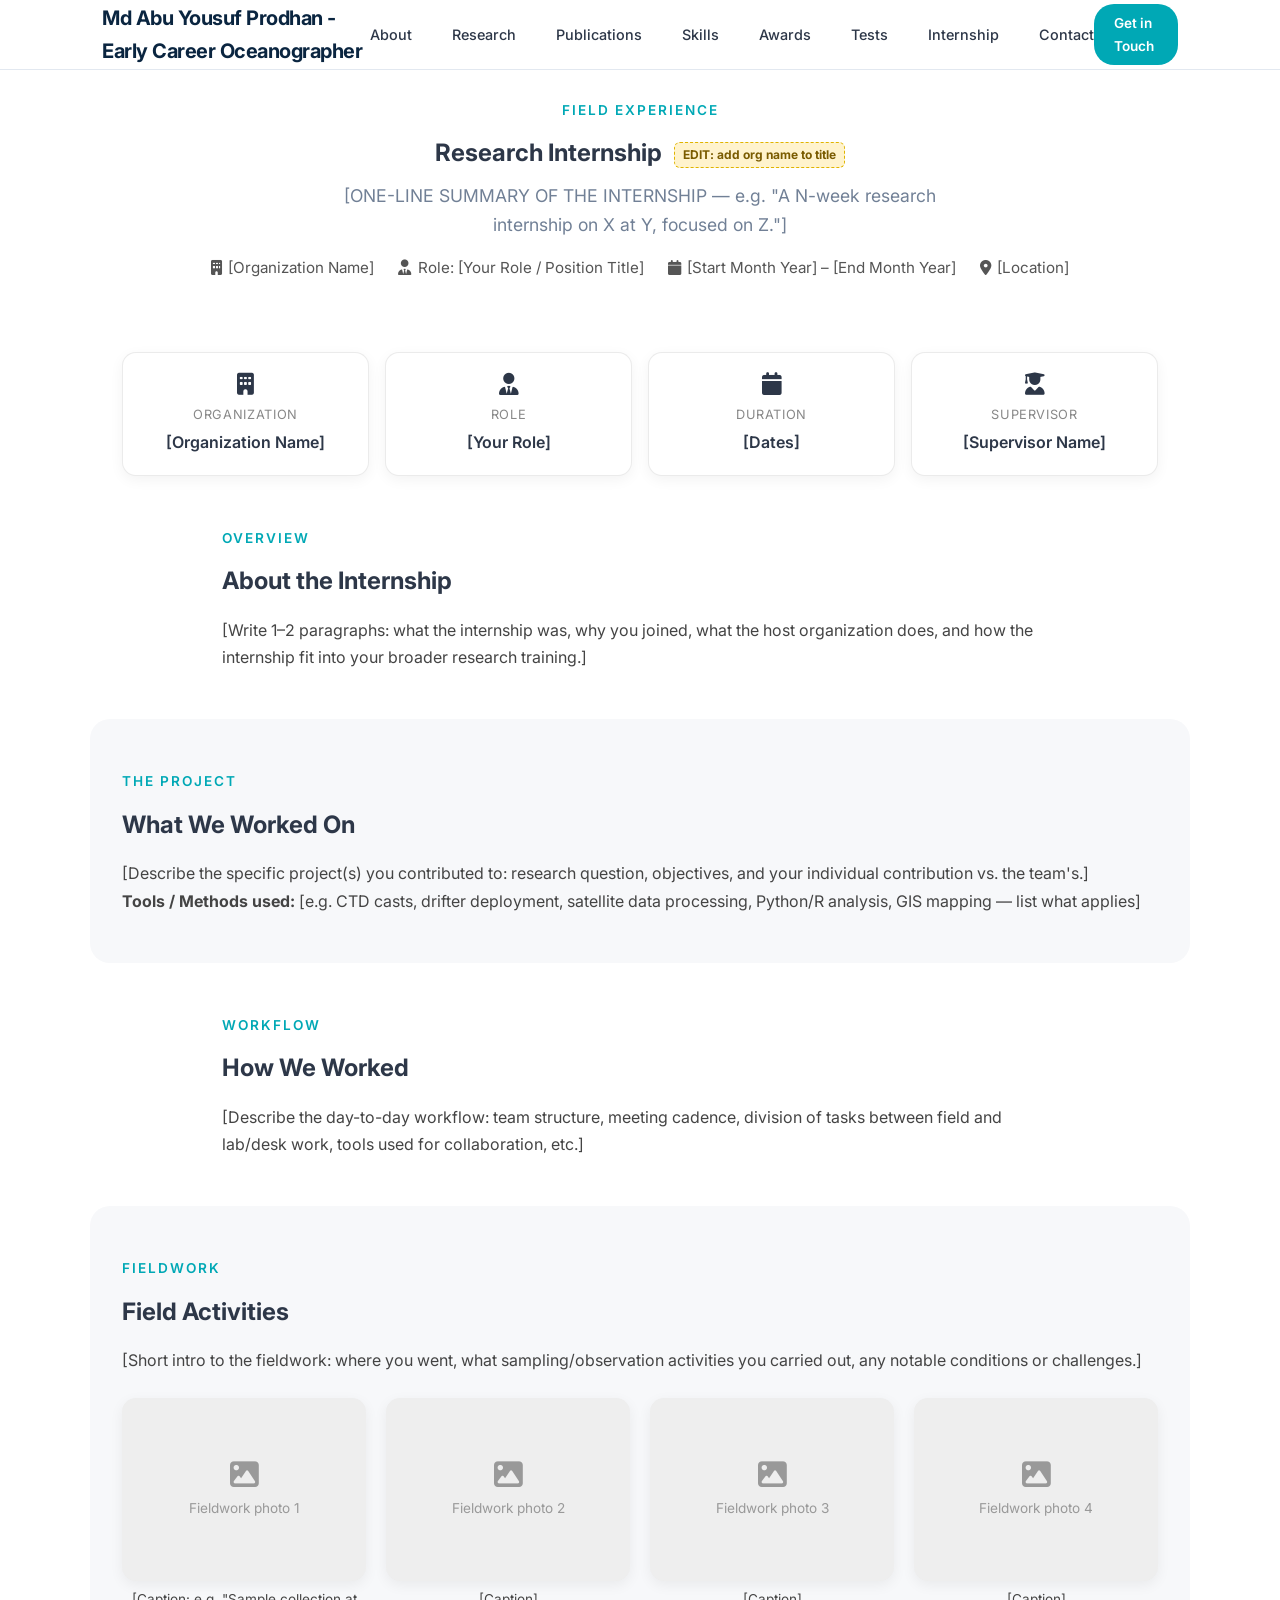
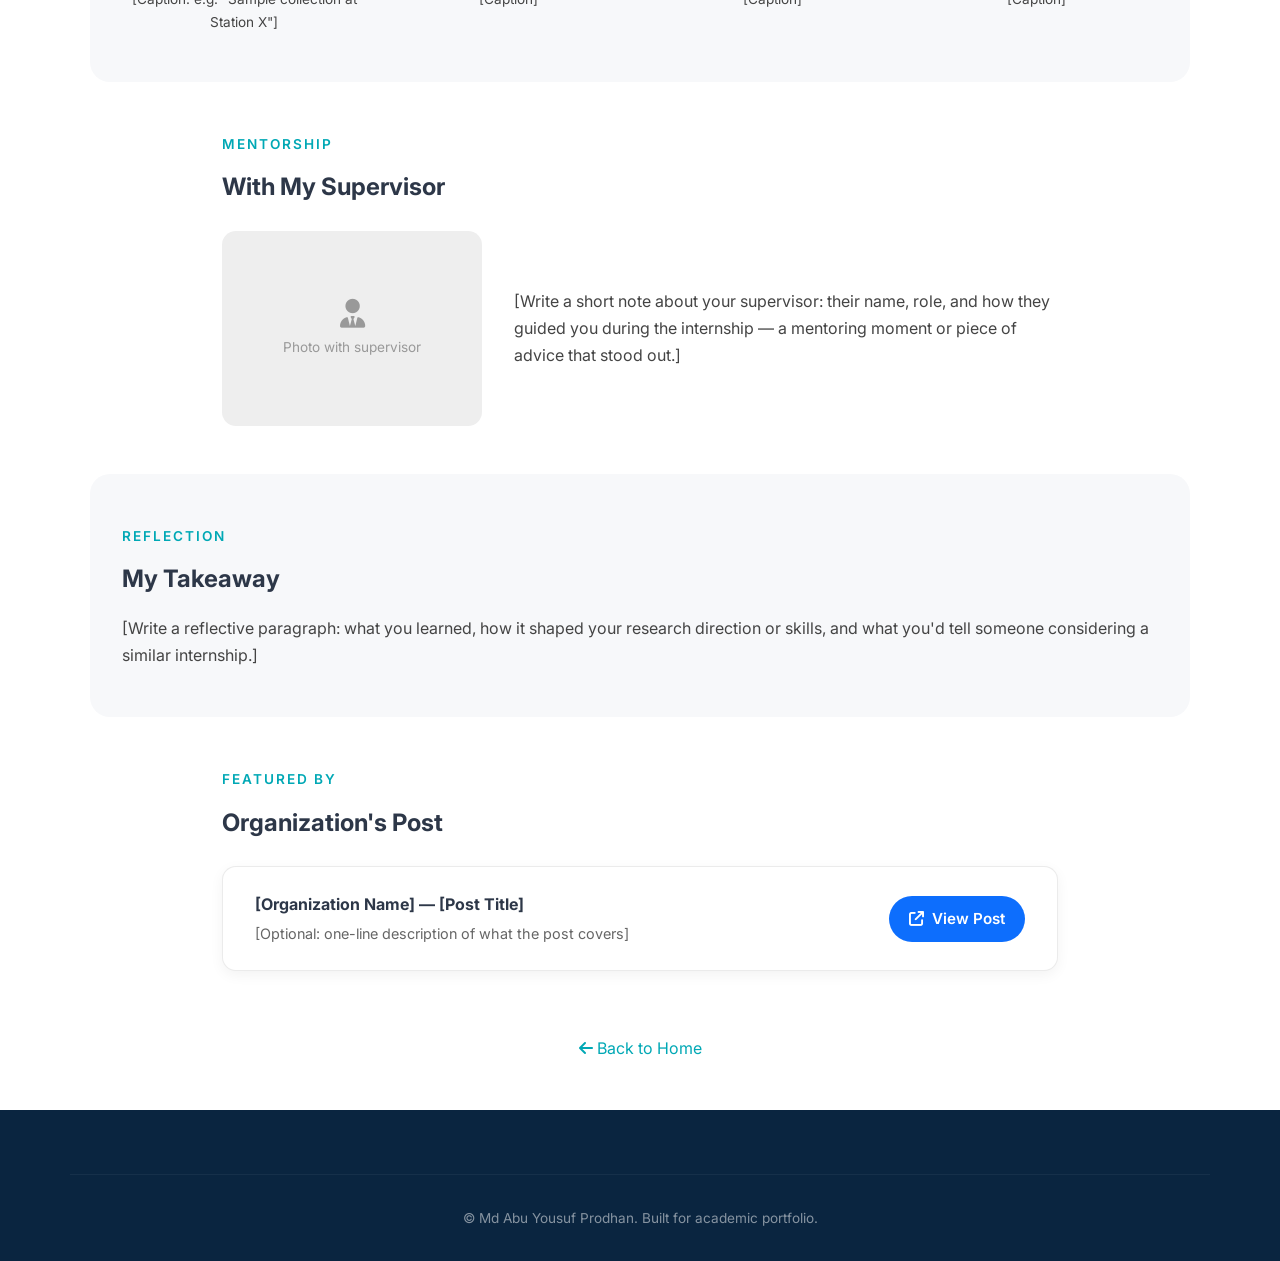
<file: internship.html>
<!DOCTYPE html>
<html lang="en">
<head>
    <meta charset="UTF-8">
    <meta name="viewport" content="width=device-width, initial-scale=1.0">
    <title>Research Internship | Md Abu Yousuf Prodhan</title>
    <meta name="description" content="Research internship experience of Md Abu Yousuf Prodhan — project, fieldwork, and takeaways.">

    <!-- Font Awesome -->
    <link rel="stylesheet" href="https://cdnjs.cloudflare.com/ajax/libs/font-awesome/6.4.0/css/all.min.css">

    <!-- Google Fonts -->
    <link href="https://fonts.googleapis.com/css2?family=Inter:wght@300;400;500;600;700;800&display=swap" rel="stylesheet">

    <!-- Custom CSS -->
    <link rel="stylesheet" href="../assets/css/style.css">

    <style>
        body { font-family: 'Inter', var(--font-body); }

        /* ---- Internship page ---- */
        .intern-hero {
            padding: 6rem 2rem 2.5rem;
            text-align: center;
        }
        .intern-hero .section-label { display: inline-block; margin-bottom: 0.75rem; }
        .intern-hero h1 { margin-bottom: 0.5rem; }
        .intern-meta {
            display: flex;
            flex-wrap: wrap;
            justify-content: center;
            gap: 0.75rem 1.5rem;
            margin-top: 1rem;
            color: #555;
            font-size: 0.95rem;
        }
        .intern-meta span { display: inline-flex; align-items: center; gap: 0.4rem; }

        .intern-section {
            max-width: 900px;
            margin: 0 auto;
            padding: 3rem 2rem;
        }
        .intern-section.alt {
            max-width: 1100px;
            background: var(--bg-alt, #f7f8fa);
            border-radius: 20px;
        }
        .intern-section h2 {
            margin-bottom: 1rem;
        }
        .intern-section p {
            line-height: 1.7;
            color: #444;
        }

        /* Photo gallery grid */
        .gallery-grid {
            display: grid;
            grid-template-columns: repeat(auto-fit, minmax(240px, 1fr));
            gap: 1.25rem;
            margin-top: 1.5rem;
        }
        .gallery-item {
            border-radius: 14px;
            overflow: hidden;
            background: #eee;
            aspect-ratio: 4 / 3;
            position: relative;
            box-shadow: 0 4px 14px rgba(0,0,0,0.06);
        }
        .gallery-item img {
            width: 100%;
            height: 100%;
            object-fit: cover;
            display: block;
        }
        .gallery-caption {
            font-size: 0.85rem;
            color: #666;
            text-align: center;
            margin-top: 0.4rem;
        }
        .gallery-item-wrap { display: flex; flex-direction: column; }

        /* Placeholder box for images not yet added */
        .img-placeholder {
            width: 100%;
            height: 100%;
            display: flex;
            align-items: center;
            justify-content: center;
            flex-direction: column;
            gap: 0.5rem;
            color: #999;
            font-size: 0.85rem;
            text-align: center;
            padding: 1rem;
        }
        .img-placeholder i { font-size: 1.8rem; }

        /* Supervisor photo block */
        .supervisor-block {
            display: flex;
            flex-wrap: wrap;
            gap: 2rem;
            align-items: center;
            margin-top: 1.5rem;
        }
        .supervisor-photo {
            flex: 0 0 260px;
            aspect-ratio: 4 / 3;
            border-radius: 14px;
            overflow: hidden;
            background: #eee;
        }
        .supervisor-photo img {
            width: 100%; height: 100%; object-fit: cover; display: block;
        }
        .supervisor-text { flex: 1 1 320px; }

        /* Info cards row (org / role / dates / location) */
        .info-cards {
            display: grid;
            grid-template-columns: repeat(auto-fit, minmax(180px, 1fr));
            gap: 1rem;
            margin: 2rem auto 0;
            max-width: 1100px;
            padding: 0 2rem;
        }
        .info-card {
            border: 1px solid rgba(0,0,0,0.08);
            border-radius: 14px;
            padding: 1.25rem;
            text-align: center;
            background: #fff;
            box-shadow: 0 4px 14px rgba(0,0,0,0.05);
        }
        .info-card i { font-size: 1.4rem; margin-bottom: 0.5rem; display: block; }
        .info-card .info-label { font-size: 0.8rem; color: #888; text-transform: uppercase; letter-spacing: 0.05em; }
        .info-card .info-value { font-weight: 600; margin-top: 0.25rem; }

        /* External post link card */
        .external-post-card {
            display: flex;
            align-items: center;
            justify-content: space-between;
            flex-wrap: wrap;
            gap: 1rem;
            border: 1px solid rgba(0,0,0,0.08);
            border-radius: 14px;
            padding: 1.5rem 2rem;
            background: #fff;
            box-shadow: 0 4px 14px rgba(0,0,0,0.05);
            margin-top: 1.5rem;
        }
        .external-post-card .post-text h4 { margin: 0 0 0.25rem; }
        .external-post-card .post-text p { margin: 0; color: #666; font-size: 0.9rem; }

        .intern-btn {
            display: inline-flex;
            align-items: center;
            gap: 0.5rem;
            padding: 0.65rem 1.25rem;
            border-radius: 999px;
            background: var(--primary-color, #0d6efd);
            color: #fff !important;
            text-decoration: none;
            font-weight: 600;
            font-size: 0.95rem;
            white-space: nowrap;
        }
        .intern-btn:hover { opacity: 0.9; }

        .back-link {
            display: block;
            text-align: center;
            margin: 1rem 0 3rem;
        }

        /* EDIT-ME markers - remove or hide once you replace the content */
        .edit-note {
            display: inline-block;
            background: #fff3cd;
            color: #7a5b00;
            border: 1px dashed #e0b400;
            border-radius: 6px;
            padding: 0.15rem 0.5rem;
            font-size: 0.75rem;
            margin-left: 0.4rem;
            vertical-align: middle;
        }
    </style>
</head>
<body>

    <!-- ============================================================
         NAVIGATION
         (mirrors the main site nav — update if your main nav changes)
         ============================================================ -->
    <nav class="navbar" id="navbar">
        <div class="nav-container">
            <div class="nav-logo">Md Abu Yousuf Prodhan - Early Career Oceanographer<span></span></div>
            <ul class="nav-links" id="navLinks">
                <li><a href="../index.html#about">About</a></li>
                <li><a href="../index.html#research">Research</a></li>
                <li><a href="../index.html#publications">Publications</a></li>
                <li><a href="../index.html#skills">Skills</a></li>
                <li><a href="../index.html#awards">Awards</a></li>
                <li><a href="../index.html#tests">Tests</a></li>
                <li><a href="internship.html" class="active">Internship</a></li>
                <li><a href="../index.html#contact">Contact</a></li>
            </ul>
            <a href="mailto:abuyousuf.prodhan@dal.ca" class="nav-cta">Get in Touch</a>
            <button class="mobile-toggle" onclick="toggleMenu()" aria-label="Toggle menu">
                <i class="fas fa-bars"></i>
            </button>
        </div>
    </nav>

    <!-- ============================================================
         PAGE HERO
         ============================================================ -->
    <section class="intern-hero">
        <span class="section-label">Field Experience</span>
        <h1>Research Internship <span class="edit-note">EDIT: add org name to title</span></h1>
        <p class="section-subtitle">
            [ONE-LINE SUMMARY OF THE INTERNSHIP — e.g. "A N-week research internship on X at Y, focused on Z."]
        </p>
        <div class="intern-meta">
            <span><i class="fas fa-building"></i> [Organization Name]</span>
            <span><i class="fas fa-user-tie"></i> Role: [Your Role / Position Title]</span>
            <span><i class="fas fa-calendar"></i> [Start Month Year] – [End Month Year]</span>
            <span><i class="fas fa-location-dot"></i> [Location]</span>
        </div>
    </section>

    <!-- ============================================================
         QUICK INFO CARDS
         ============================================================ -->
    <div class="info-cards">
        <div class="info-card">
            <i class="fas fa-building"></i>
            <div class="info-label">Organization</div>
            <div class="info-value">[Organization Name]</div>
        </div>
        <div class="info-card">
            <i class="fas fa-user-tie"></i>
            <div class="info-label">Role</div>
            <div class="info-value">[Your Role]</div>
        </div>
        <div class="info-card">
            <i class="fas fa-calendar"></i>
            <div class="info-label">Duration</div>
            <div class="info-value">[Dates]</div>
        </div>
        <div class="info-card">
            <i class="fas fa-user-graduate"></i>
            <div class="info-label">Supervisor</div>
            <div class="info-value">[Supervisor Name]</div>
        </div>
    </div>

    <!-- ============================================================
         OVERVIEW
         ============================================================ -->
    <section class="intern-section">
        <span class="section-label">Overview</span>
        <h2>About the Internship</h2>
        <p>
            [Write 1–2 paragraphs: what the internship was, why you joined, what the host
            organization does, and how the internship fit into your broader research training.]
        </p>
    </section>

    <!-- ============================================================
         PROJECT DETAILS
         ============================================================ -->
    <section class="intern-section alt">
        <span class="section-label">The Project</span>
        <h2>What We Worked On</h2>
        <p>
            [Describe the specific project(s) you contributed to: research question,
            objectives, and your individual contribution vs. the team's.]
        </p>
        <p>
            <strong>Tools / Methods used:</strong> [e.g. CTD casts, drifter deployment,
            satellite data processing, Python/R analysis, GIS mapping — list what applies]
        </p>
    </section>

    <!-- ============================================================
         HOW WE WORKED
         ============================================================ -->
    <section class="intern-section">
        <span class="section-label">Workflow</span>
        <h2>How We Worked</h2>
        <p>
            [Describe the day-to-day workflow: team structure, meeting cadence, division of
            tasks between field and lab/desk work, tools used for collaboration, etc.]
        </p>
    </section>

    <!-- ============================================================
         FIELDWORK GALLERY
         Replace each .img-placeholder <div> with:
         <img src="../assets/images/internship/fieldwork-1.jpg" alt="Description">
         Add or remove .gallery-item blocks as needed.
         ============================================================ -->
    <section class="intern-section alt">
        <span class="section-label">Fieldwork</span>
        <h2>Field Activities</h2>
        <p>
            [Short intro to the fieldwork: where you went, what sampling/observation activities
            you carried out, any notable conditions or challenges.]
        </p>

        <div class="gallery-grid">

            <div class="gallery-item-wrap">
                <div class="gallery-item">
                    <!-- Replace with: <img src="../assets/images/internship/fieldwork-1.jpg" alt="..."> -->
                    <div class="img-placeholder">
                        <i class="fas fa-image"></i>
                        Fieldwork photo 1
                    </div>
                </div>
                <p class="gallery-caption">[Caption: e.g. "Sample collection at Station X"]</p>
            </div>

            <div class="gallery-item-wrap">
                <div class="gallery-item">
                    <div class="img-placeholder">
                        <i class="fas fa-image"></i>
                        Fieldwork photo 2
                    </div>
                </div>
                <p class="gallery-caption">[Caption]</p>
            </div>

            <div class="gallery-item-wrap">
                <div class="gallery-item">
                    <div class="img-placeholder">
                        <i class="fas fa-image"></i>
                        Fieldwork photo 3
                    </div>
                </div>
                <p class="gallery-caption">[Caption]</p>
            </div>

            <div class="gallery-item-wrap">
                <div class="gallery-item">
                    <div class="img-placeholder">
                        <i class="fas fa-image"></i>
                        Fieldwork photo 4
                    </div>
                </div>
                <p class="gallery-caption">[Caption]</p>
            </div>

            <!-- Duplicate .gallery-item-wrap blocks above to add more photos -->

        </div>
    </section>

    <!-- ============================================================
         WITH SUPERVISOR
         ============================================================ -->
    <section class="intern-section">
        <span class="section-label">Mentorship</span>
        <h2>With My Supervisor</h2>
        <div class="supervisor-block">
            <div class="supervisor-photo">
                <!-- Replace with: <img src="../assets/images/internship/supervisor-1.jpg" alt="..."> -->
                <div class="img-placeholder">
                    <i class="fas fa-user-tie"></i>
                    Photo with supervisor
                </div>
            </div>
            <div class="supervisor-text">
                <p>
                    [Write a short note about your supervisor: their name, role, and how they
                    guided you during the internship — a mentoring moment or piece of advice
                    that stood out.]
                </p>
            </div>
        </div>
    </section>

    <!-- ============================================================
         PERSONAL TAKEAWAY
         ============================================================ -->
    <section class="intern-section alt">
        <span class="section-label">Reflection</span>
        <h2>My Takeaway</h2>
        <p>
            [Write a reflective paragraph: what you learned, how it shaped your research
            direction or skills, and what you'd tell someone considering a similar internship.]
        </p>
    </section>

    <!-- ============================================================
         ORGANIZATION'S POST ABOUT THE INTERNSHIP
         ============================================================ -->
    <section class="intern-section">
        <span class="section-label">Featured By</span>
        <h2>Organization's Post</h2>
        <div class="external-post-card">
            <div class="post-text">
                <h4>[Organization Name] — [Post Title]</h4>
                <p>[Optional: one-line description of what the post covers]</p>
            </div>
            <!-- Replace href with the actual link to the organization's post -->
            <a href="#" class="intern-btn" target="_blank" rel="noopener noreferrer">
                <i class="fas fa-arrow-up-right-from-square"></i> View Post
            </a>
        </div>
    </section>

    <a href="../index.html" class="back-link"><i class="fas fa-arrow-left"></i> Back to Home</a>

    <!-- ============================================================
         FOOTER
         ============================================================ -->
    <footer class="footer" id="contact">
        <div class="footer-bottom">
            <p>&copy; Md Abu Yousuf Prodhan. Built for academic portfolio.</p>
        </div>
    </footer>

    <!-- JavaScript -->
    <script src="../assets/js/main.js"></script>
</body>
</html>
</file>
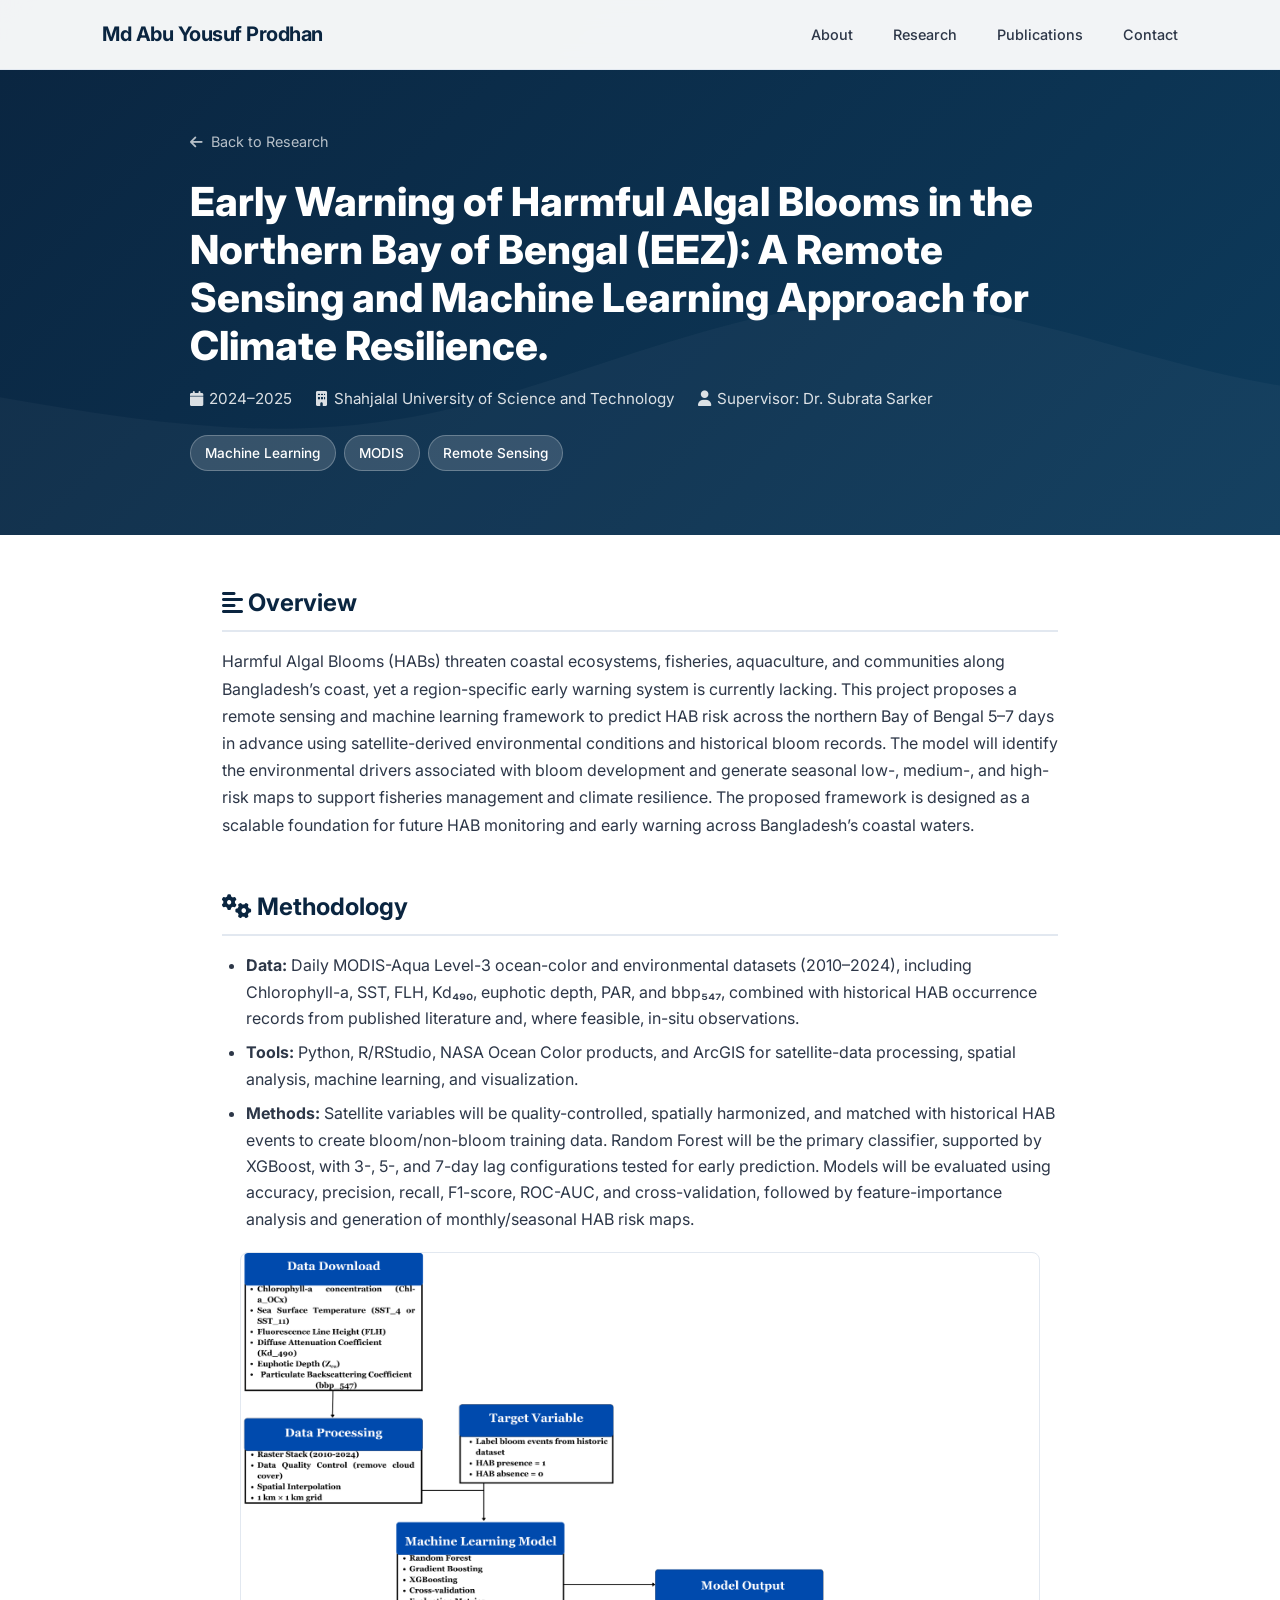
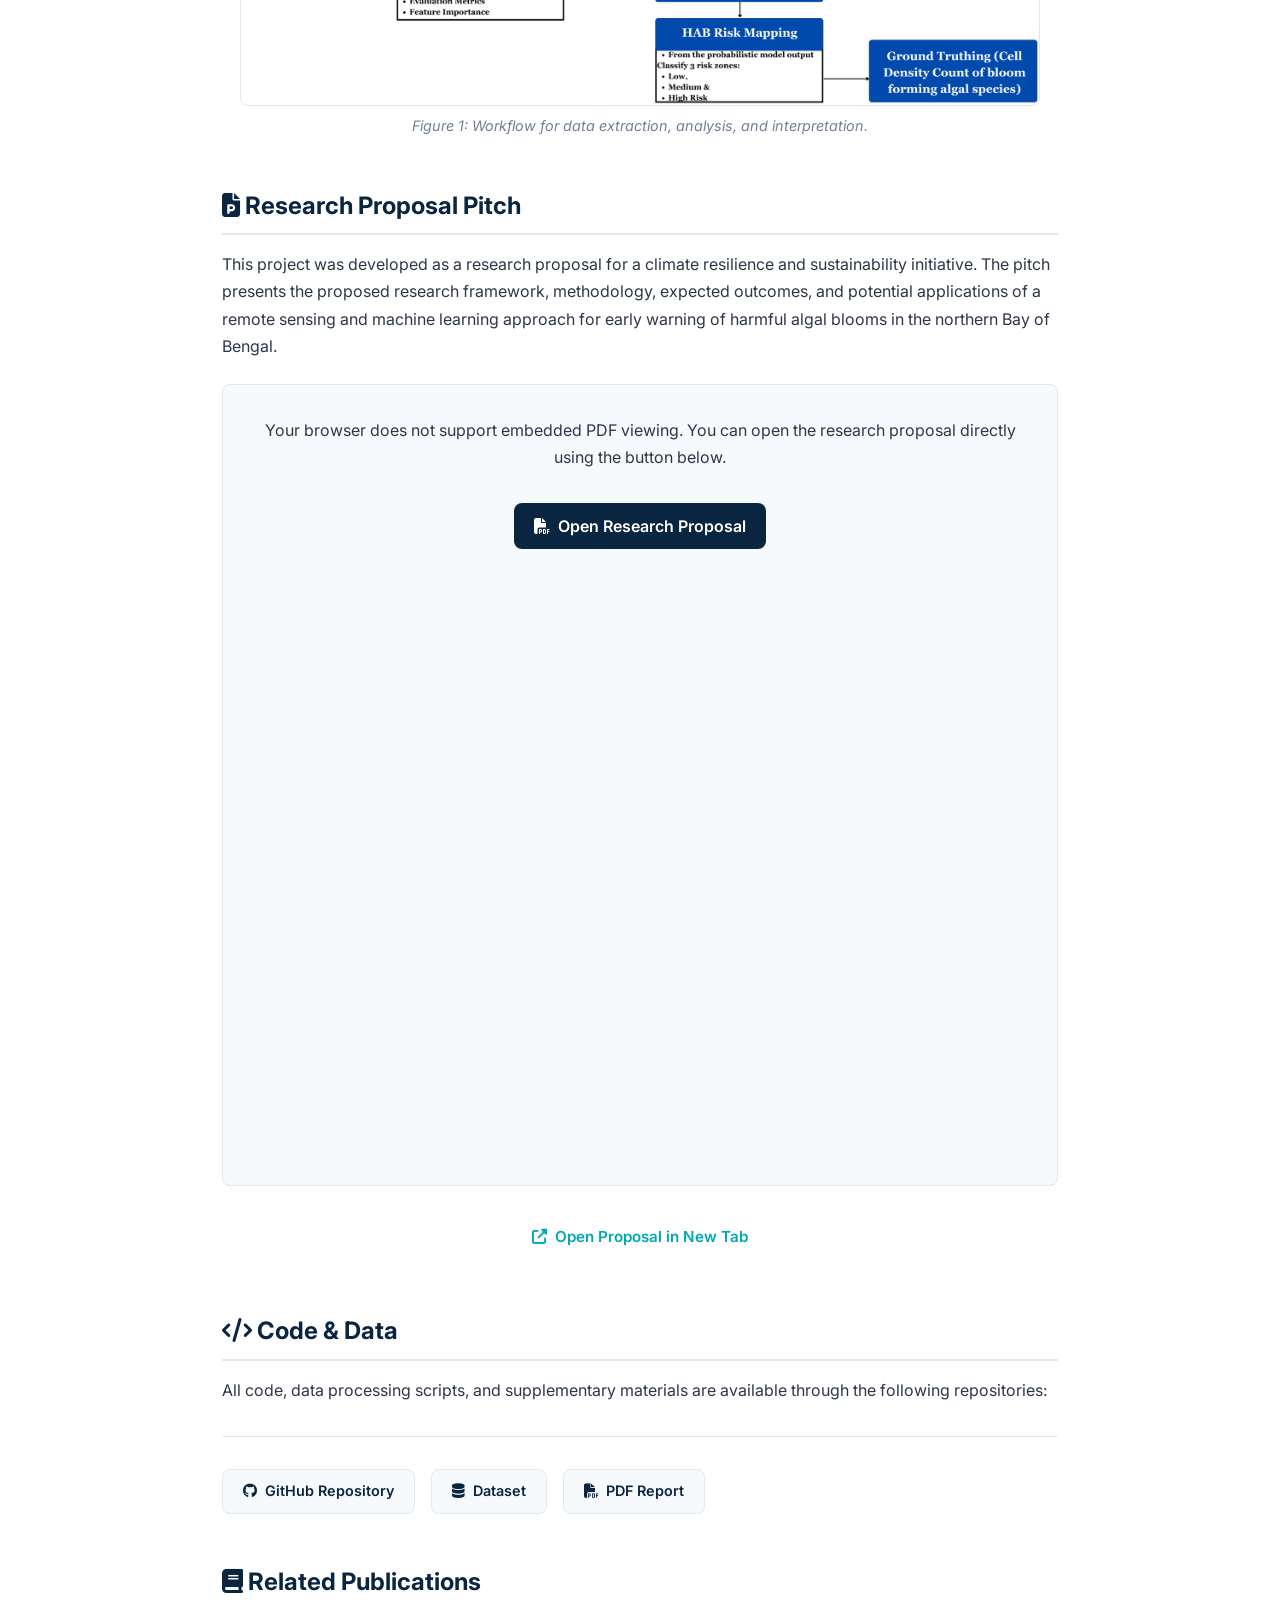
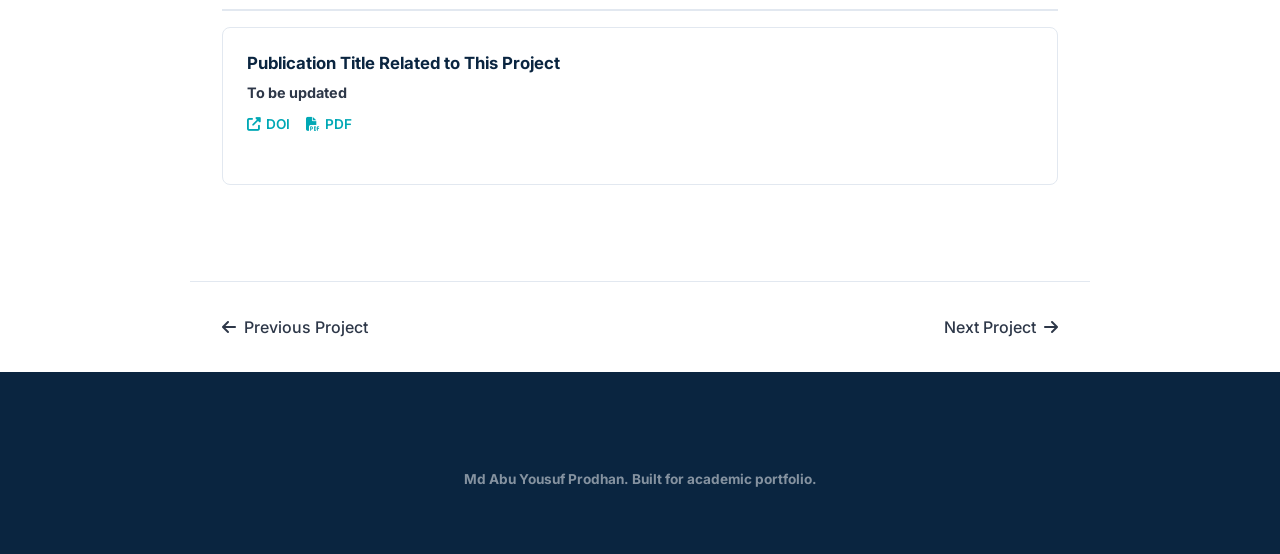
<file: projects/hab-prediction.html>
<!DOCTYPE html>

<html lang="en">

<head>

    <meta charset="UTF-8">

    <meta name="viewport" content="width=device-width, initial-scale=1.0">

    <title>PROJECT TITLE | Md Abu Yousuf Prodhan</title>

    <link rel="stylesheet" href="https://cdnjs.cloudflare.com/ajax/libs/font-awesome/6.4.0/css/all.min.css">

    <link href="https://fonts.googleapis.com/css2?family=Inter:wght@300;400;500;600;700;800&display=swap" rel="stylesheet">

    <link rel="stylesheet" href="../assets/css/style.css">

    <style>

        body { font-family: 'Inter', var(--font-body); }

        .project-hero {

            background: linear-gradient(135deg, var(--primary) 0%, #0d3b5c 100%);

            color: white;

            padding: 8rem 2rem 4rem;

            position: relative;

            overflow: hidden;

        }

        .project-hero::before {

            content: '';

            position: absolute;

            top: 0; left: 0; right: 0; bottom: 0;

            background: url('data:image/svg+xml,<svg xmlns="http://www.w3.org/2000/svg" viewBox="0 0 1440 320"><path fill="%23ffffff" fill-opacity="0.03" d="M0,192L48,197.3C96,203,192,213,288,229.3C384,245,480,267,576,250.7C672,235,768,181,864,181.3C960,181,1056,235,1152,234.7C1248,235,1344,181,1392,154.7L1440,128L1440,320L1392,320C1344,320,1248,320,1152,320C1056,320,960,320,864,320C768,320,672,320,576,320C480,320,384,320,288,320C192,320,96,320,48,320L0,320Z"></path></svg>') no-repeat bottom;

            background-size: cover;

        }

        .project-hero-container {

            max-width: 900px;

            margin: 0 auto;

            position: relative;

            z-index: 2;

        }

        .project-hero .back-link {

            color: rgba(255,255,255,0.7);

            font-size: 0.9rem;

            margin-bottom: 1.5rem;

            display: inline-flex;

            align-items: center;

            gap: 0.5rem;

        }

        .project-hero .back-link:hover {

            color: white;

        }

        .project-hero h1 {

            font-size: 2.5rem;

            font-weight: 800;

            margin-bottom: 1rem;

            line-height: 1.2;

        }

        .project-hero-meta {

            display: flex;

            flex-wrap: wrap;

            gap: 1.5rem;

            margin-bottom: 1.5rem;

            font-size: 0.95rem;

            opacity: 0.85;

        }

        .project-hero-meta span {

            display: flex;

            align-items: center;

            gap: 0.4rem;

        }

        .project-hero-tags {

            display: flex;

            flex-wrap: wrap;

            gap: 0.5rem;

        }

        .project-hero-tags .tag-pill {

            background: rgba(255,255,255,0.15);

            border: 1px solid rgba(255,255,255,0.25);

            color: white;

        }

        .project-content {

            max-width: 900px;

            margin: 0 auto;

            padding: 3rem 2rem;

        }

        .project-section {

            margin-bottom: 3rem;

        }

        .project-section h2 {

            color: var(--primary);

            font-size: 1.5rem;

            margin-bottom: 1rem;

            padding-bottom: 0.5rem;

            border-bottom: 2px solid var(--border);

        }

        .project-section p {

            margin-bottom: 1rem;

            line-height: 1.7;

            color: var(--text);

        }

        .project-section ul {

            margin-left: 1.5rem;

            margin-bottom: 1rem;

        }

        .project-section li {

            margin-bottom: 0.5rem;

            color: var(--text);

        }

        /* Figure / Diagram Placeholder */

        .figure-box {

            background: var(--bg-light);

            border: 2px dashed var(--border);

            border-radius: var(--radius);

            padding: 3rem 2rem;

            text-align: center;

            margin: 1.5rem 0;

            color: var(--text-light);

        }

        .figure-box i {

            font-size: 2.5rem;

            margin-bottom: 0.75rem;

            opacity: 0.5;

        }

        .figure-box p {

            margin: 0;

            font-size: 0.95rem;

        }

        .figure-caption {

            text-align: center;

            font-size: 0.9rem;

            color: var(--text-light);

            margin-top: 0.5rem;

            font-style: italic;

        }

        /* To use an actual image, replace the .figure-box div with:
        <figure>
            <img src="../assets/images/your-figure.jpg" alt="Description" style="width:100%; border-radius:8px;">
            <figcaption class="figure-caption">Figure 1: Your caption here.</figcaption>
        </figure>
        */

        .code-block {

            background: #1e293b;

            color: #e2e8f0;

            padding: 1.25rem;

            border-radius: var(--radius);

            font-family: 'Fira Code', monospace;

            font-size: 0.9rem;

            overflow-x: auto;

            margin: 1rem 0;

        }

        .project-links-bar {

            display: flex;

            flex-wrap: wrap;

            gap: 1rem;

            margin-top: 2rem;

            padding-top: 2rem;

            border-top: 1px solid var(--border);

        }

        .project-links-bar a {

            display: inline-flex;

            align-items: center;

            gap: 0.5rem;

            padding: 0.6rem 1.25rem;

            background: var(--bg-light);

            border: 1px solid var(--border);

            border-radius: var(--radius);

            font-weight: 600;

            font-size: 0.9rem;

            color: var(--primary);

            transition: var(--transition);

        }

        .project-links-bar a:hover {

            background: var(--accent);

            color: white;

            border-color: var(--accent);

            transform: translateY(-2px);

        }

        .project-nav {

            max-width: 900px;

            margin: 0 auto;

            padding: 2rem;

            display: flex;

            justify-content: space-between;

            border-top: 1px solid var(--border);

        }

        .project-nav a {

            display: flex;

            align-items: center;

            gap: 0.5rem;

            color: var(--text);

            font-weight: 500;

        }

        .project-nav a:hover {

            color: var(--accent);

        }

        /* Research Proposal PDF Viewer */

        .pdf-viewer {

            width: 100%;

            margin: 1.5rem 0;

            background: var(--bg-light);

            border: 1px solid var(--border);

            border-radius: var(--radius);

            overflow: hidden;

        }

        .pdf-viewer object {

            display: block;

            width: 100%;

            height: 800px;

            border: none;

        }

        .pdf-fallback {

            padding: 2rem;

            text-align: center;

            color: var(--text);

        }

        .pdf-fallback a {

            display: inline-flex;

            align-items: center;

            gap: 0.5rem;

            margin-top: 1rem;

            padding: 0.6rem 1.25rem;

            background: var(--primary);

            color: white;

            border-radius: var(--radius);

            font-weight: 600;

            text-decoration: none;

        }

        .pdf-fallback a:hover {

            background: var(--accent);

        }

        @media (max-width: 640px) {

            .project-hero h1 { font-size: 1.75rem; }

            .project-hero-meta { flex-direction: column; gap: 0.5rem; }

            .pdf-viewer object { height: 600px; }

        }

    </style>

</head>

<body>

    <!-- Navigation -->

    <nav class="navbar" id="navbar">

        <div class="nav-container">

            <a href="../index.html" class="nav-logo">Md Abu Yousuf Prodhan<span></span></a>

            <ul class="nav-links" id="navLinks">

                <li><a href="../index.html#about">About</a></li>

                <li><a href="../index.html#research">Research</a></li>

                <li><a href="../index.html#publications">Publications</a></li>

                <li><a href="../index.html#contact">Contact</a></li>

            </ul>

            <button class="mobile-toggle" onclick="toggleMenu()" aria-label="Toggle menu">

                <i class="fas fa-bars"></i>

            </button>

        </div>

    </nav>

    <!-- Project Hero -->

    <header class="project-hero">

        <div class="project-hero-container">

            <a href="../index.html#research" class="back-link">

                <i class="fas fa-arrow-left"></i> Back to Research

            </a>

            <h1>Early Warning of Harmful Algal Blooms in the Northern Bay of Bengal (EEZ): A Remote Sensing and Machine Learning Approach for Climate Resilience.</h1>

            <div class="project-hero-meta">

                <span><i class="fas fa-calendar"></i> 2024–2025</span>

                <span><i class="fas fa-building"></i> Shahjalal University of Science and Technology</span>

                <span><i class="fas fa-user"></i> Supervisor: Dr. Subrata Sarker</span>

            </div>

            <div class="project-hero-tags">

                <span class="tag-pill">Machine Learning</span>

                <span class="tag-pill">MODIS</span>

                <span class="tag-pill">Remote Sensing</span>

            </div>

        </div>

    </header>

    <!-- Project Content -->

    <main class="project-content">

        <!-- Abstract / Overview -->

        <section class="project-section">

            <h2><i class="fas fa-align-left"></i> Overview</h2>

            <p>

                <!-- EDIT: Write your project abstract here. 3-5 sentences describing the problem,
                     approach, and key findings. -->

                Harmful Algal Blooms (HABs) threaten coastal ecosystems, fisheries, aquaculture, and communities along Bangladesh’s coast, yet a region-specific early warning system is currently lacking. This project proposes a remote sensing and machine learning framework to predict HAB risk across the northern Bay of Bengal 5–7 days in advance using satellite-derived environmental conditions and historical bloom records. The model will identify the environmental drivers associated with bloom development and generate seasonal low-, medium-, and high-risk maps to support fisheries management and climate resilience. The proposed framework is designed as a scalable foundation for future HAB monitoring and early warning across Bangladesh’s coastal waters.

            </p>

        </section>

        <!-- Methodology -->

        <section class="project-section">

            <h2><i class="fas fa-cogs"></i> Methodology</h2>

            <p>

                <!-- EDIT: Describe your methods, data sources, models, and tools. -->

            </p>

            <ul>

                <li><strong>Data:</strong> Daily MODIS-Aqua Level-3 ocean-color and environmental datasets (2010–2024), including Chlorophyll-a, SST, FLH, Kd₄₉₀, euphotic depth, PAR, and bbp₅₄₇, combined with historical HAB occurrence records from published literature and, where feasible, in-situ observations.</li>

                <li><strong>Tools:</strong> Python, R/RStudio, NASA Ocean Color products, and ArcGIS for satellite-data processing, spatial analysis, machine learning, and visualization.</li>

                <li><strong>Methods:</strong> Satellite variables will be quality-controlled, spatially harmonized, and matched with historical HAB events to create bloom/non-bloom training data. Random Forest will be the primary classifier, supported by XGBoost, with 3-, 5-, and 7-day lag configurations tested for early prediction. Models will be evaluated using accuracy, precision, recall, F1-score, ROC-AUC, and cross-validation, followed by feature-importance analysis and generation of monthly/seasonal HAB risk maps.</li>

            </ul>

            <!-- METHOD DIAGRAM PLACEHOLDER -->

            <figure style="margin: 20px 0;">

                <img src="../assets/images/figures/HAB_methodology.png" 
                     alt="Methodology Diagram" 
                     style="width:100%; max-width:800px; display:block; margin:0 auto; border-radius:8px; border: 1px solid var(--border);">

                <figcaption class="figure-caption">

                    Figure 1: Workflow for data extraction, analysis, and interpretation.

                </figcaption>

            </figure>

        </section>

        <!-- Research Proposal Pitch -->

        <section class="project-section">

            <h2><i class="fas fa-file-powerpoint"></i> Research Proposal Pitch</h2>

            <p>

                This project was developed as a research proposal for a climate resilience
                and sustainability initiative. The pitch presents the proposed research
                framework, methodology, expected outcomes, and potential applications of
                a remote sensing and machine learning approach for early warning of
                harmful algal blooms in the northern Bay of Bengal.

            </p>

            <!-- Embedded Research Proposal PDF -->

            <div class="pdf-viewer">

                <object
                    data="../assets/images/figures/Md_Abu_Yousuf_Prodhan/PPT_for_Final_Presentation.pdf"
                    type="application/pdf">

                    <div class="pdf-fallback">

                        <p>
                            Your browser does not support embedded PDF viewing.
                            You can open the research proposal directly using the button below.
                        </p>

                        <a
                            href="../assets/images/figures/Md_Abu_Yousuf_Prodhan_PPT_for_Final_Presentation.pdf"
                            target="_blank"
                            rel="noopener noreferrer">

                            <i class="fas fa-file-pdf"></i>
                            Open Research Proposal

                        </a>

                    </div>

                </object>

            </div>

            <p style="text-align: center; margin-top: 10px;">

                <a
                    href="../assets/images/figures/Md_Abu_Yousuf_Prodhan_PPT_for_Final_Presentation.pdf"
                    target="_blank"
                    rel="noopener noreferrer"
                    class="btn">

                    <i class="fas fa-external-link-alt"></i>
                    Open Proposal in New Tab

                </a>

            </p>

        </section>

        <!-- Code & Data -->

        <section class="project-section">

            <h2><i class="fas fa-code"></i> Code & Data</h2>

            <p>

                All code, data processing scripts, and supplementary materials are available 
                through the following repositories:

            </p>

            <div class="project-links-bar">

                <a href="https://github.com/SiAm1998" target="_blank">

                    <i class="fab fa-github"></i> GitHub Repository

                </a>

                <a href="#" target="_blank">

                    <i class="fas fa-database"></i> Dataset

                </a>

                <a href="../assets/images/figures/Md_Abu_Yousuf_Prodhan_PPT_for_Final_Presentation.pdf" target="_blank">

                    <i class="fas fa-file-pdf"></i> PDF Report

                </a>

            </div>

        </section>

        <!-- Related Publications -->

        <section class="project-section">

            <h2><i class="fas fa-book"></i> Related Publications</h2>

            <div class="pub-card" style="grid-template-columns: 1fr;">

                <div class="pub-content">

                    <h4>Publication Title Related to This Project</h4>

                    <div class="pub-meta">

                        <strong> To be updated

                    </div>

                    <div class="pub-links">

                        <a href="#" target="_blank"><i class="fas fa-external-link-alt"></i> DOI</a>

                        <a href="#" target="_blank"><i class="fas fa-file-pdf"></i> PDF</a>

                    </div>

                </div>

            </div>

        </section>

    </main>

    <!-- Project Navigation -->

    <nav class="project-nav">

        <a href="#">

            <i class="fas fa-arrow-left"></i> Previous Project

        </a>

        <a href="#">

            Next Project <i class="fas fa-arrow-right"></i>

        </a>

    </nav>

    <!-- Footer -->

    <footer class="footer">

        <div class="footer-bottom" style="border: none; padding: 2rem;">

            <p> Md Abu Yousuf Prodhan. Built for academic portfolio.</p>

        </div>

    </footer>

    <script src="../assets/js/main.js"></script>

</body>

</html>
</file>
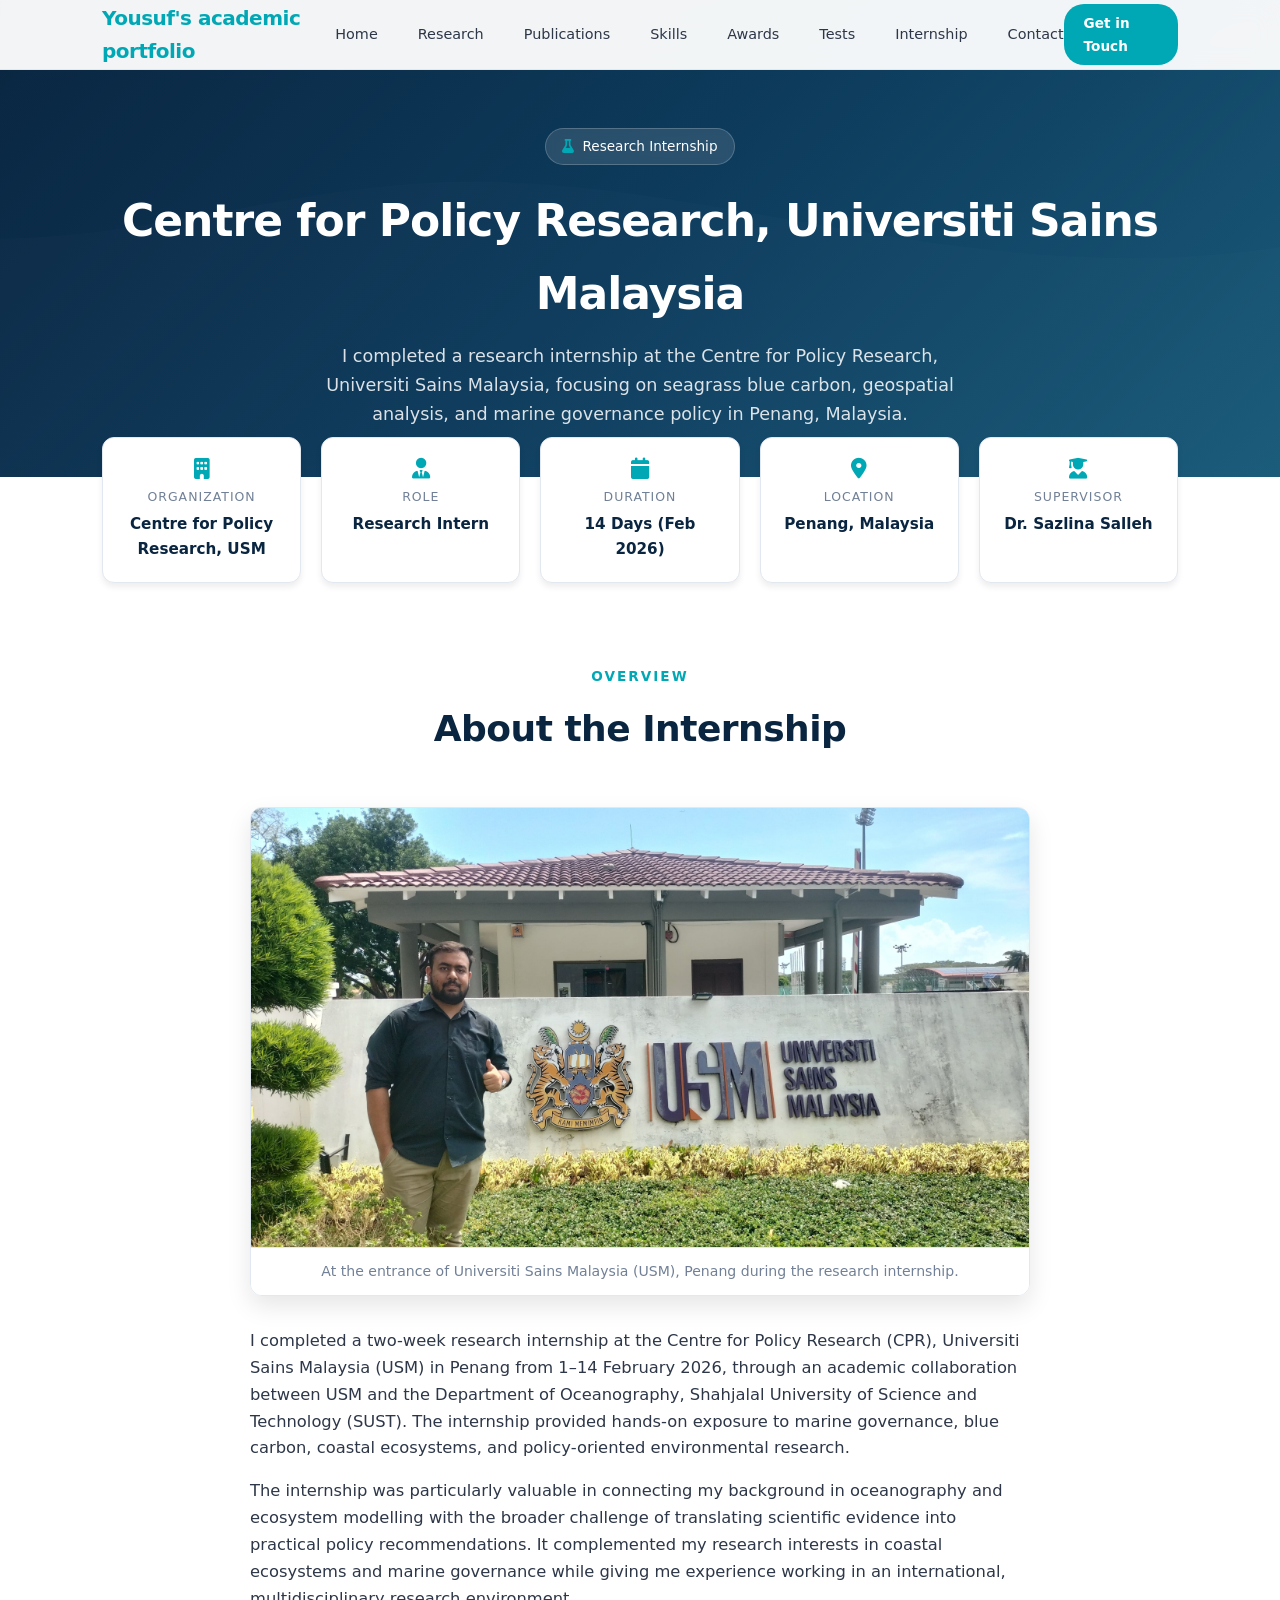
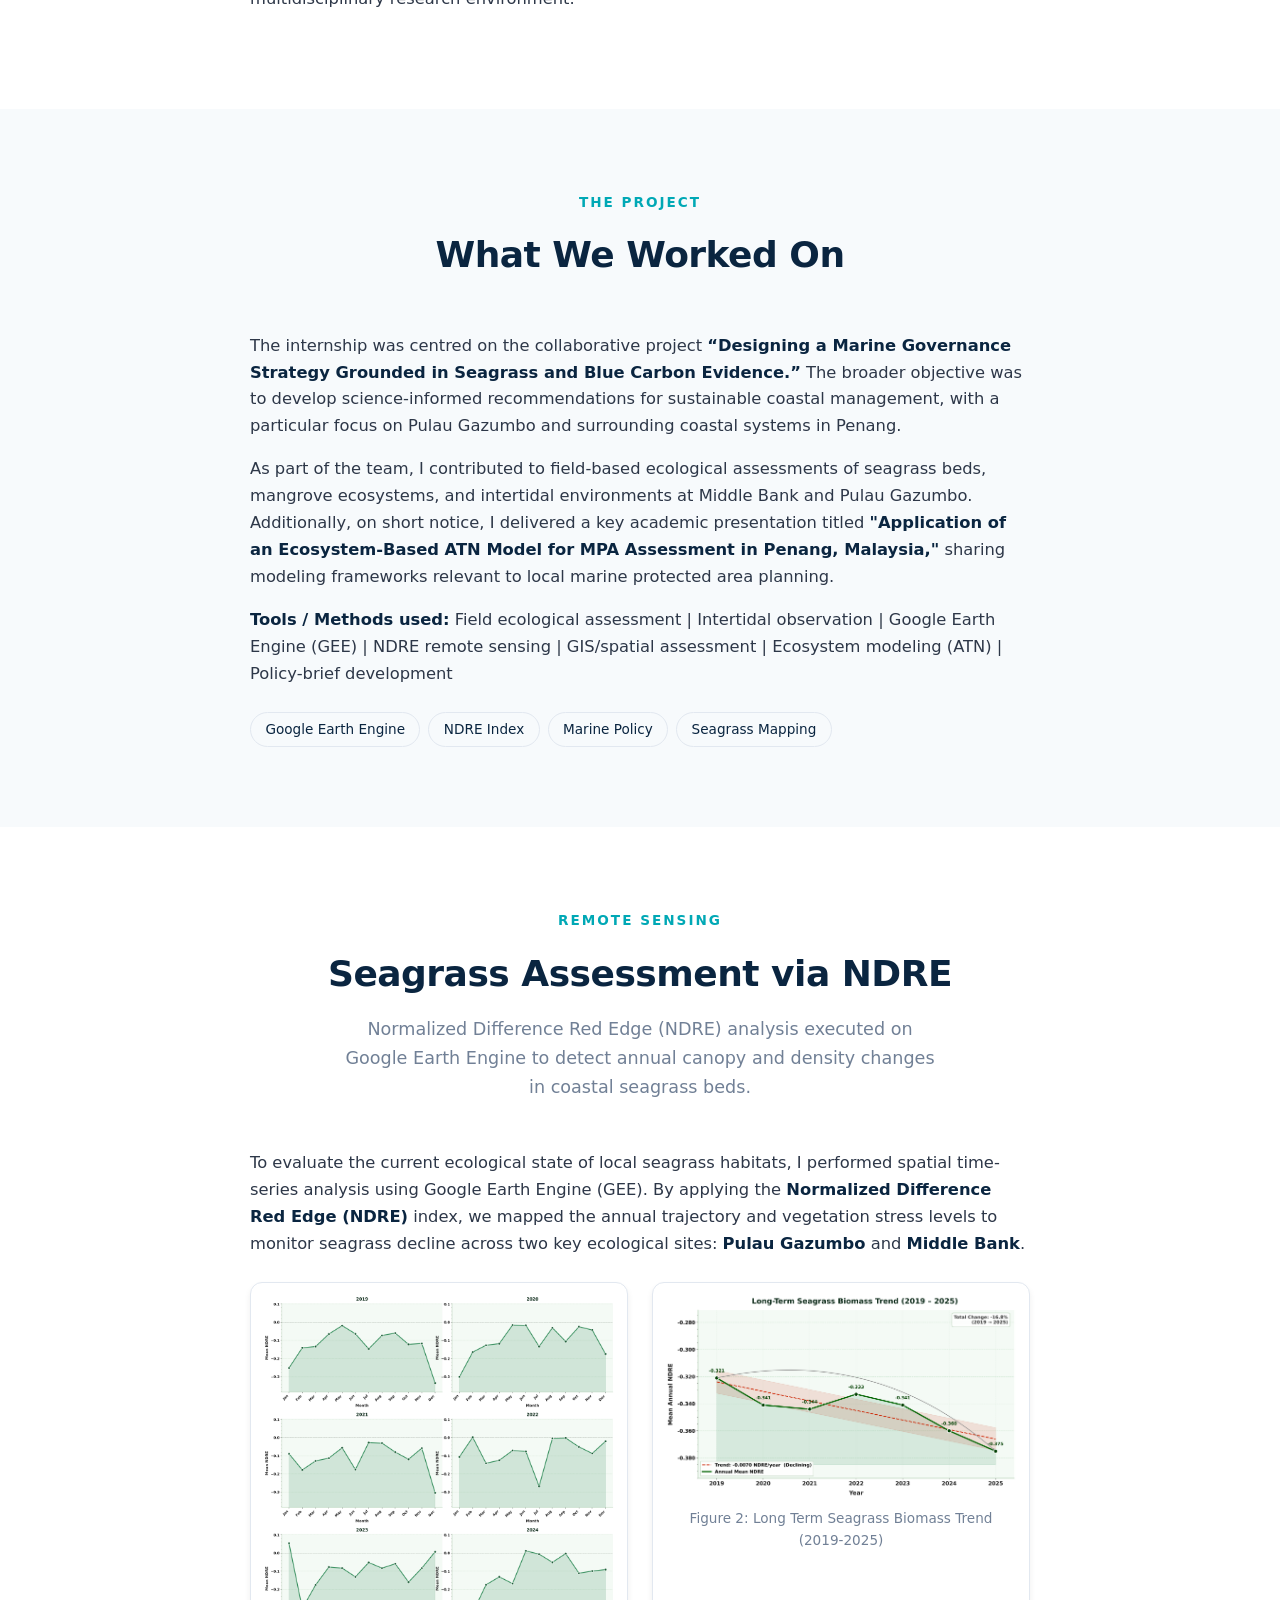
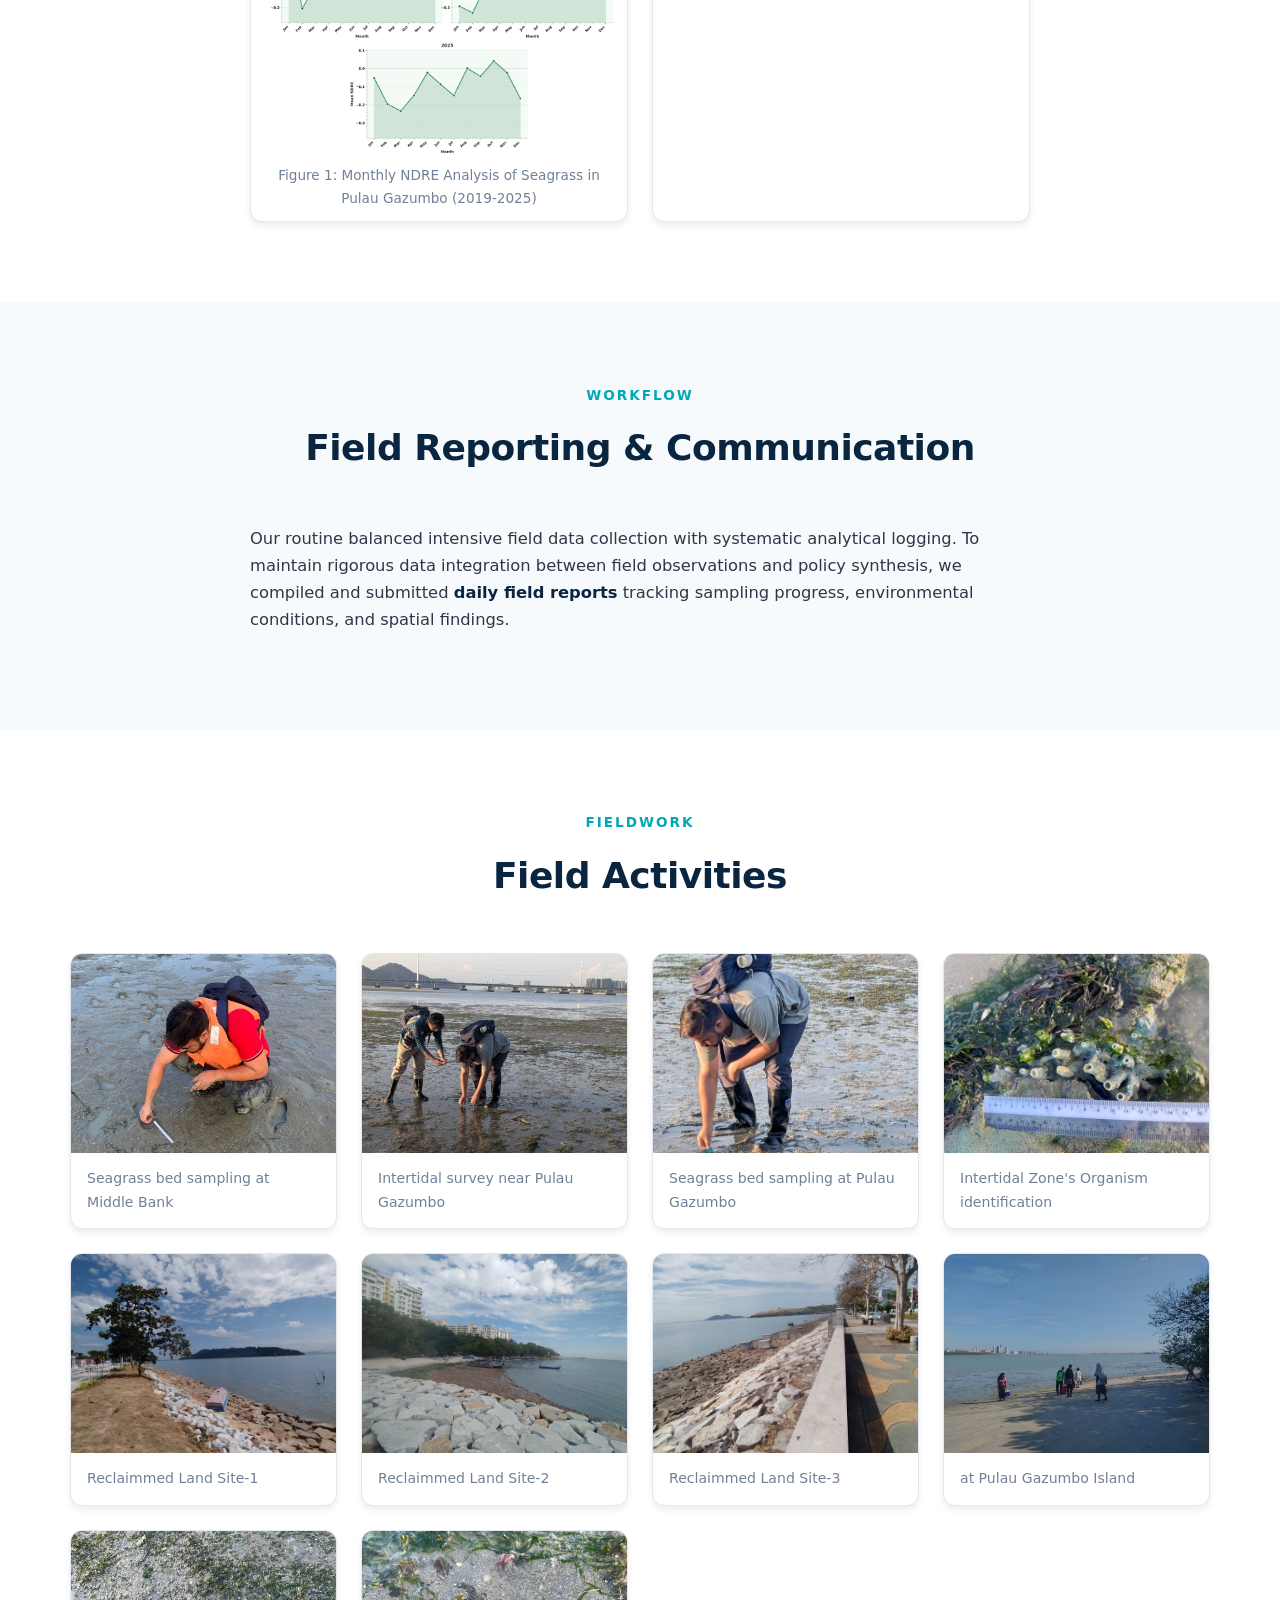
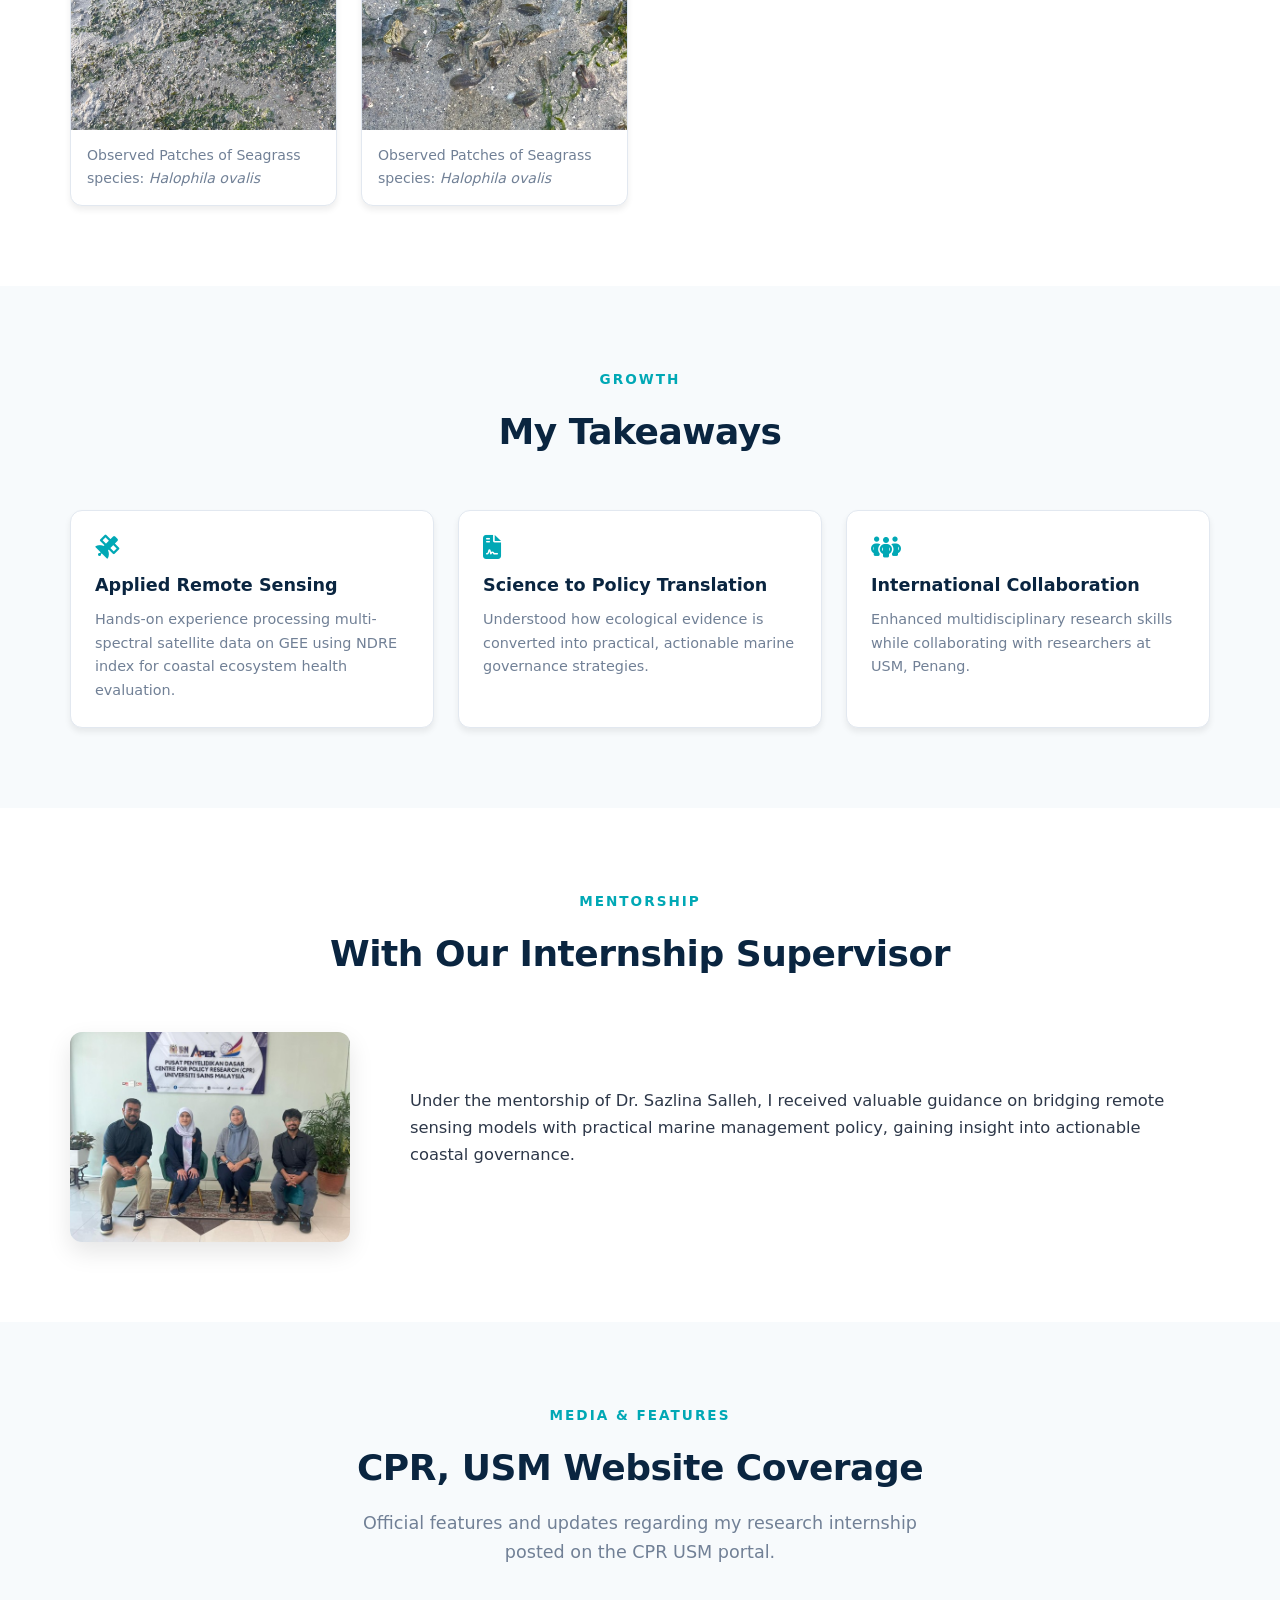
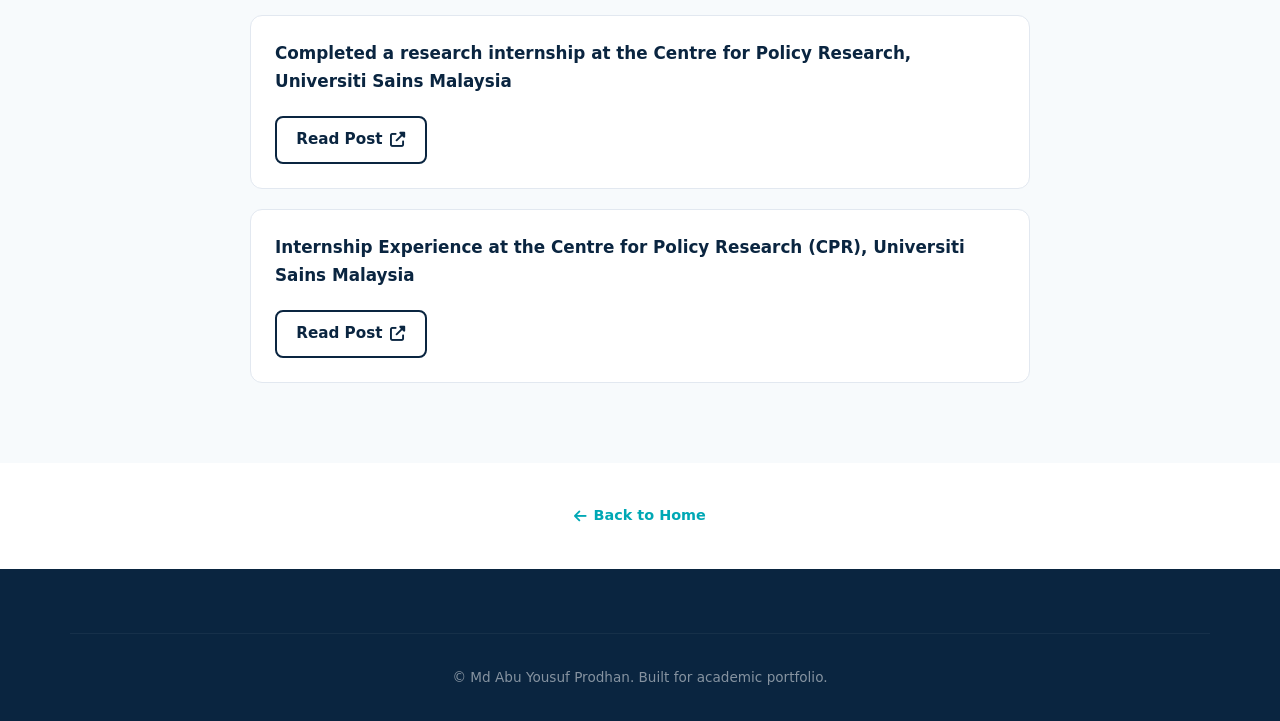
<file: projects/internship.html>
<!DOCTYPE html>
<html lang="en">
<head>
    <meta charset="UTF-8">
    <meta name="viewport" content="width=device-width, initial-scale=1.0">
    <title>Research Internship | Md Abu Yousuf Prodhan</title>
    <meta name="description" content="Research internship experience of Md Abu Yousuf Prodhan — project, fieldwork, and takeaways.">
    <!-- Font Awesome -->
    <link rel="stylesheet" href="https://cdnjs.cloudflare.com/ajax/libs/font-awesome/6.4.0/css/all.min.css">
    <!-- Custom CSS -->
    <link rel="stylesheet" href="../assets/css/style.css">
    <style>
        .intern-hero {
            min-height: 46vh;
            display: flex;
            align-items: center;
            position: relative;
            background: linear-gradient(135deg, var(--primary) 0%, #0d3b5c 50%, #1a5a7a 100%);
            overflow: hidden;
        }
        .intern-hero::before {
            content: '';
            position: absolute;
            top: 0; left: 0; right: 0; bottom: 0;
            background: url('data:image/svg+xml,<svg xmlns="http://www.w3.org/2000/svg" viewBox="0 0 1440 320"><path fill="%23ffffff" fill-opacity="0.03" d="M0,96L48,112C96,128,192,160,288,160C384,160,480,128,576,122.7C672,117,768,139,864,154.7C960,171,1056,181,1152,165.3C1248,149,1344,107,1392,85.3L1440,64L1440,320L1392,320C1344,320,1248,320,1152,320C1056,320,960,320,864,320C768,320,672,320,576,320C480,320,384,320,288,320C192,320,96,320,48,320L0,320Z"></path></svg>') no-repeat bottom;
            background-size: cover;
            opacity: 0.4;
        }
        .intern-hero-container {
            max-width: var(--max-width);
            margin: 0 auto;
            padding: 8rem 2rem 3rem;
            position: relative;
            z-index: 2;
            color: white;
            text-align: center;
        }
        .intern-hero h1 {
            font-size: 2.75rem;
            font-weight: 800;
            letter-spacing: -1px;
            margin-bottom: 0.75rem;
        }
        .intern-hero .hero-subtitle {
            font-size: 1.1rem;
            opacity: 0.85;
            font-weight: 300;
            max-width: 640px;
            margin: 0 auto;
        }
        .intern-hero .hero-badge {
            margin-bottom: 1.25rem;
        }
        .intern-facts {
            display: grid;
            grid-template-columns: repeat(auto-fit, minmax(180px, 1fr));
            gap: 1.25rem;
            max-width: var(--max-width);
            margin: -2.5rem auto 0;
            padding: 0 2rem;
            position: relative;
            z-index: 3;
        }
        .fact-card {
            background: var(--bg);
            border: 1px solid var(--border);
            border-radius: var(--radius-lg);
            box-shadow: var(--shadow);
            padding: 1.25rem;
            text-align: center;
        }
        .fact-card i {
            color: var(--accent);
            font-size: 1.3rem;
            margin-bottom: 0.5rem;
            display: block;
        }
        .fact-label {
            font-size: 0.78rem;
            color: var(--text-light);
            text-transform: uppercase;
            letter-spacing: 1px;
            margin-bottom: 0.25rem;
        }
        .fact-value {
            font-weight: 700;
            color: var(--primary);
            font-size: 0.95rem;
        }
        .intern-prose {
            max-width: 780px;
            margin: 0 auto;
        }
        .intern-prose p {
            color: var(--text);
            font-size: 1.02rem;
            margin-bottom: 1rem;
        }
        .intern-prose p strong {
            color: var(--primary);
        }
        /* Side-by-side figure layout for NDRE */
        .figure-grid-2col {
            display: grid;
            grid-template-columns: 1fr 1fr;
            gap: 1.5rem;
            margin-top: 1.5rem;
        }
        .figure-card {
            background: var(--bg);
            border: 1px solid var(--border);
            border-radius: var(--radius-lg);
            overflow: hidden;
            box-shadow: var(--shadow);
            padding: 0.75rem;
        }
        .figure-card img {
            width: 100%;
            height: auto;
            border-radius: var(--radius);
            display: block;
        }
        .figure-caption {
            font-size: 0.85rem;
            color: var(--text-light);
            text-align: center;
            margin-top: 0.5rem;
        }
        .gallery-grid {
            display: grid;
            grid-template-columns: repeat(auto-fill, minmax(260px, 1fr));
            gap: 1.5rem;
        }
        .gallery-card {
            background: var(--bg);
            border: 1px solid var(--border);
            border-radius: var(--radius-lg);
            overflow: hidden;
            box-shadow: var(--shadow);
            transition: var(--transition);
        }
        .gallery-card:hover {
            transform: translateY(-4px);
            box-shadow: var(--shadow-lg);
        }
        .gallery-photo {
            aspect-ratio: 4 / 3;
            background: var(--bg-light);
            position: relative;
            overflow: hidden;
        }
        .gallery-photo img {
            width: 100%;
            height: 100%;
            object-fit: cover;
        }
        .gallery-placeholder {
            width: 100%;
            height: 100%;
            display: flex;
            flex-direction: column;
            align-items: center;
            justify-content: center;
            color: var(--text-light);
            background: linear-gradient(135deg, #e2e8f0 0%, #f7fafc 100%);
            gap: 0.5rem;
            text-align: center;
            font-size: 0.85rem;
            padding: 1rem;
        }
        .gallery-placeholder i {
            font-size: 2rem;
            opacity: 0.4;
        }
        .gallery-caption {
            padding: 0.9rem 1rem;
            font-size: 0.88rem;
            color: var(--text-light);
        }
        .takeaways-grid {
            display: grid;
            grid-template-columns: repeat(auto-fit, minmax(240px, 1fr));
            gap: 1.5rem;
            margin-top: 1.5rem;
        }
        .takeaway-card {
            background: var(--bg);
            border: 1px solid var(--border);
            border-radius: var(--radius-lg);
            padding: 1.5rem;
            box-shadow: var(--shadow);
        }
        .takeaway-card i {
            font-size: 1.5rem;
            color: var(--accent);
            margin-bottom: 0.75rem;
            display: block;
        }
        .takeaway-card h3 {
            font-size: 1.1rem;
            color: var(--primary);
            margin-bottom: 0.5rem;
        }
        .takeaway-card p {
            font-size: 0.9rem;
            color: var(--text-light);
            margin: 0;
        }
        .supervisor-grid {
            display: grid;
            grid-template-columns: 280px 1fr;
            gap: 2.5rem;
            align-items: center;
        }
        .supervisor-photo {
            aspect-ratio: 4 / 3;
            border-radius: var(--radius-lg);
            overflow: hidden;
            box-shadow: var(--shadow-lg);
            background: var(--bg-light);
        }
        .supervisor-photo img {
            width: 100%; height: 100%; object-fit: cover;
        }
        .supervisor-placeholder {
            width: 100%;
            height: 100%;
            display: flex;
            flex-direction: column;
            align-items: center;
            justify-content: center;
            color: var(--text-light);
            gap: 0.5rem;
            border: 2px dashed var(--border);
        }
        .supervisor-placeholder i { font-size: 2.5rem; opacity: 0.5; }
        .post-card-grid {
            display: flex;
            flex-direction: column;
            gap: 1.25rem;
            max-width: 780px;
            margin: 0 auto;
        }
        .post-card {
            background: var(--bg);
            border: 1px solid var(--border);
            border-radius: var(--radius-lg);
            padding: 1.5rem;
            display: flex;
            align-items: center;
            justify-content: space-between;
            flex-wrap: wrap;
            gap: 1rem;
            transition: var(--transition);
        }
        .post-card:hover {
            box-shadow: var(--shadow-lg);
            border-color: var(--accent);
        }
        .post-card h4 {
            color: var(--primary);
            font-size: 1.05rem;
            margin-bottom: 0.25rem;
        }
        .post-card p {
            color: var(--text-light);
            font-size: 0.9rem;
            margin: 0;
        }
        .back-link-wrap {
            text-align: center;
            padding: 2.5rem 2rem;
        }
        .back-link-wrap a {
            font-weight: 600;
            font-size: 0.9rem;
            display: inline-flex;
            align-items: center;
            gap: 0.4rem;
        }
        @media (max-width: 900px) {
            .supervisor-grid {
                grid-template-columns: 1fr;
            }
            .supervisor-photo {
                max-width: 340px;
                margin: 0 auto;
            }
            .figure-grid-2col {
                grid-template-columns: 1fr;
            }
        }
        @media (max-width: 1150px) {
            .nav-links,
            .nav-cta {
                display: none;
            }
            .mobile-toggle {
                display: block;
            }
        }
    </style>
</head>
<body>

    <!-- NAVIGATION -->
    <nav class="navbar" id="navbar">
        <div class="nav-container">
            <div class="nav-logo"><span>Yousuf's academic portfolio</span></div>
            <ul class="nav-links" id="navLinks">
                <li><a href="../index.html#about">Home</a></li>
                <li><a href="../index.html#research">Research</a></li>
                <li><a href="../index.html#publications">Publications</a></li>
                <li><a href="../index.html#skills">Skills</a></li>
                <li><a href="../index.html#awards">Awards</a></li>
                <li><a href="../index.html#tests">Tests</a></li>
                <li><a href="internship.html">Internship</a></li>
                <li><a href="../index.html#contact">Contact</a></li>
            </ul>
            <a href="mailto:abuyousuf.prodhan@dal.ca" class="nav-cta">Get in Touch</a>
            <button class="mobile-toggle" onclick="toggleMenu()" aria-label="Toggle menu">
                <i class="fas fa-bars"></i>
            </button>
        </div>
    </nav>

    <!-- HERO -->
    <section class="intern-hero">
        <div class="intern-hero-container">
            <div class="hero-badge">
                <i class="fas fa-flask"></i>
                Research Internship
            </div>
            <h1>Centre for Policy Research, Universiti Sains Malaysia</h1>
            <p class="hero-subtitle">
                I completed a research internship at the Centre for Policy Research, Universiti Sains Malaysia, focusing on seagrass blue carbon, geospatial analysis, and marine governance policy in Penang, Malaysia.
            </p>
        </div>
    </section>

    <!-- QUICK FACTS -->
    <div class="intern-facts">
        <div class="fact-card">
            <i class="fas fa-building"></i>
            <div class="fact-label">Organization</div>
            <div class="fact-value">Centre for Policy Research, USM</div>
        </div>
        <div class="fact-card">
            <i class="fas fa-user-tie"></i>
            <div class="fact-label">Role</div>
            <div class="fact-value">Research Intern</div>
        </div>
        <div class="fact-card">
            <i class="fas fa-calendar"></i>
            <div class="fact-label">Duration</div>
            <div class="fact-value">14 Days (Feb 2026)</div>
        </div>
        <div class="fact-card">
            <i class="fas fa-location-dot"></i>
            <div class="fact-label">Location</div>
            <div class="fact-value">Penang, Malaysia</div>
        </div>
        <div class="fact-card">
            <i class="fas fa-user-graduate"></i>
            <div class="fact-label">Supervisor</div>
            <div class="fact-value">Dr. Sazlina Salleh</div>
        </div>
    </div>

    <!-- OVERVIEW -->
    <section class="section" id="overview">
        <div class="section-header">
            <span class="section-label">Overview</span>
            <h2 class="section-title">About the Internship</h2>
        </div>
        <div class="section-body intern-prose">
            <div style="margin-bottom: 2rem; border-radius: var(--radius-lg); overflow: hidden; box-shadow: var(--shadow-lg); border: 1px solid var(--border);">
                <img src="../assets/images/usm_entrance_yousuf.jpg" alt="Md Abu Yousuf Prodhan at USM Entrance" style="width: 100%; max-height: 450px; object-fit: cover; display: block;">
                <p style="padding: 0.75rem 1rem; font-size: 0.88rem; color: var(--text-light); background: var(--bg); margin: 0; text-align: center; border-top: 1px solid var(--border);">
                    At the entrance of Universiti Sains Malaysia (USM), Penang during the research internship.
                </p>
            </div>

            <p>
                I completed a two-week research internship at the Centre for Policy Research (CPR), Universiti Sains Malaysia (USM) in Penang from 1–14 February 2026, through an academic collaboration between USM and the Department of Oceanography, Shahjalal University of Science and Technology (SUST). The internship provided hands-on exposure to marine governance, blue carbon, coastal ecosystems, and policy-oriented environmental research.
            </p>
            <p>
                The internship was particularly valuable in connecting my background in oceanography and ecosystem modelling with the broader challenge of translating scientific evidence into practical policy recommendations. It complemented my research interests in coastal ecosystems and marine governance while giving me experience working in an international, multidisciplinary research environment.
            </p>
        </div>
    </section>

    <!-- PROJECT DETAILS -->
    <section class="section section-alt" id="project">
        <div class="section-header">
            <span class="section-label">The Project</span>
            <h2 class="section-title">What We Worked On</h2>
        </div>
        <div class="section-body intern-prose">
            <p>
                The internship was centred on the collaborative project <strong>“Designing a Marine Governance Strategy Grounded in Seagrass and Blue Carbon Evidence.”</strong> The broader objective was to develop science-informed recommendations for sustainable coastal management, with a particular focus on Pulau Gazumbo and surrounding coastal systems in Penang.
            </p>
            <p>
                As part of the team, I contributed to field-based ecological assessments of seagrass beds, mangrove ecosystems, and intertidal environments at Middle Bank and Pulau Gazumbo. Additionally, on short notice, I delivered a key academic presentation titled <strong>"Application of an Ecosystem-Based ATN Model for MPA Assessment in Penang, Malaysia,"</strong> sharing modeling frameworks relevant to local marine protected area planning.
            </p>
            <p>
                <strong>Tools / Methods used:</strong> Field ecological assessment | Intertidal observation | Google Earth Engine (GEE) | NDRE remote sensing | GIS/spatial assessment | Ecosystem modeling (ATN) | Policy-brief development
            </p>
            <div class="about-tags">
                <span class="tag-pill">Google Earth Engine</span>
                <span class="tag-pill">NDRE Index</span>
                <span class="tag-pill">Marine Policy</span>
                <span class="tag-pill">Seagrass Mapping</span>
            </div>
        </div>
    </section>

    <!-- NDRE ANALYSIS SECTION -->
    <section class="section" id="ndre-analysis">
        <div class="section-header">
            <span class="section-label">Remote Sensing</span>
            <h2 class="section-title">Seagrass Assessment via NDRE</h2>
            <p class="section-subtitle">
                Normalized Difference Red Edge (NDRE) analysis executed on Google Earth Engine to detect annual canopy and density changes in coastal seagrass beds.
            </p>
        </div>
        <div class="section-body intern-prose">
            <p>
                To evaluate the current ecological state of local seagrass habitats, I performed spatial time-series analysis using Google Earth Engine (GEE). By applying the <strong>Normalized Difference Red Edge (NDRE)</strong> index, we mapped the annual trajectory and vegetation stress levels to monitor seagrass decline across two key ecological sites: <strong>Pulau Gazumbo</strong> and <strong>Middle Bank</strong>.
            </p>
            
            <div class="figure-grid-2col">
                <div class="figure-card">
                    <img src="../assets/images/figures/Monthly_NDRE_Panel_500dpi.png" alt="Monthly NDRE Analysis">
                    <figcaption class="figure-caption">Figure 1: Monthly NDRE Analysis of Seagrass in Pulau Gazumbo (2019-2025)</figcaption>
                </div>
                <div class="figure-card">
                    <img src="../assets/images/figures/Annual_NDRE_Trend_500dpi.png" alt="Annual NDRE Trend">
                    <figcaption class="figure-caption">Figure 2: Long Term Seagrass Biomass Trend (2019-2025)</figcaption>
                </div>
            </div>
        </div>
    </section>

    <!-- WORKFLOW -->
    <section class="section section-alt" id="workflow">
        <div class="section-header">
            <span class="section-label">Workflow</span>
            <h2 class="section-title">Field Reporting & Communication</h2>
        </div>
        <div class="section-body intern-prose">
            <p>
                Our routine balanced intensive field data collection with systematic analytical logging. To maintain rigorous data integration between field observations and policy synthesis, we compiled and submitted <strong>daily field reports</strong> tracking sampling progress, environmental conditions, and spatial findings.
            </p>
        </div>
    </section>

    <!-- FIELDWORK GALLERY (10 Photos) -->
    <section class="section" id="fieldwork">
        <div class="section-header">
            <span class="section-label">Fieldwork</span>
            <h2 class="section-title">Field Activities</h2>
        </div>
        <div class="section-body">
            <div class="gallery-grid">
                <!-- Photo 1 -->
                <div class="gallery-card">
                    <div class="gallery-photo">
                        <img src="../assets/images/fieldwork-1.jpg" alt="Field activity 1" onerror="this.parentElement.innerHTML='<div class=\'gallery-placeholder\'><i class=\'fas fa-image\'></i>Fieldwork Photo 1</div>'">
                    </div>
                    <p class="gallery-caption">Seagrass bed sampling at Middle Bank</p>
                </div>
                <!-- Photo 2 -->
                <div class="gallery-card">
                    <div class="gallery-photo">
                        <img src="../assets/images/fieldwork-2.jpeg" alt="Field activity 2" onerror="this.parentElement.innerHTML='<div class=\'gallery-placeholder\'><i class=\'fas fa-image\'></i>Fieldwork Photo 2</div>'">
                    </div>
                    <p class="gallery-caption">Intertidal survey near Pulau Gazumbo</p>
                </div>
                <!-- Photo 3 -->
                <div class="gallery-card">
                    <div class="gallery-photo">
                        <img src="../assets/images/fieldwork-3.jpeg" alt="Field activity 3" onerror="this.parentElement.innerHTML='<div class=\'gallery-placeholder\'><i class=\'fas fa-image\'></i>Fieldwork Photo 3</div>'">
                    </div>
                    <p class="gallery-caption">Seagrass bed sampling at Pulau Gazumbo</p>
                </div>
                <!-- Photo 4 -->
                <div class="gallery-card">
                    <div class="gallery-photo">
                        <img src="../assets/images/fieldwork-4.jpeg" alt="Field activity 4" onerror="this.parentElement.innerHTML='<div class=\'gallery-placeholder\'><i class=\'fas fa-image\'></i>Fieldwork Photo 4</div>'">
                    </div>
                    <p class="gallery-caption">Intertidal Zone's Organism identification</p>
                </div>
                <!-- Photo 5 -->
                <div class="gallery-card">
                    <div class="gallery-photo">
                        <img src="../assets/images/fieldwork-5.jpg" alt="Field activity 5" onerror="this.parentElement.innerHTML='<div class=\'gallery-placeholder\'><i class=\'fas fa-image\'></i>Fieldwork Photo 5</div>'">
                    </div>
                    <p class="gallery-caption">Reclaimmed Land Site-1</p>
                </div>
                <!-- Photo 6 -->
                <div class="gallery-card">
                    <div class="gallery-photo">
                        <img src="../assets/images/fieldwork-6.jpg" alt="Field activity 6" onerror="this.parentElement.innerHTML='<div class=\'gallery-placeholder\'><i class=\'fas fa-image\'></i>Fieldwork Photo 6</div>'">
                    </div>
                    <p class="gallery-caption">Reclaimmed Land Site-2</p>
                </div>
                <!-- Photo 7 -->
                <div class="gallery-card">
                    <div class="gallery-photo">
                        <img src="../assets/images/fieldwork-7.jpg" alt="Field activity 7" onerror="this.parentElement.innerHTML='<div class=\'gallery-placeholder\'><i class=\'fas fa-image\'></i>Fieldwork Photo 7</div>'">
                    </div>
                    <p class="gallery-caption">Reclaimmed Land Site-3</p>
                </div>
                <!-- Photo 8 -->
                <div class="gallery-card">
                    <div class="gallery-photo">
                        <img src="../assets/images/fieldwork-8.jpg" alt="Field activity 8" onerror="this.parentElement.innerHTML='<div class=\'gallery-placeholder\'><i class=\'fas fa-image\'></i>Fieldwork Photo 8</div>'">
                    </div>
                    <p class="gallery-caption">at Pulau Gazumbo Island</p>
                </div>
                <!-- Photo 9 -->
                <div class="gallery-card">
                    <div class="gallery-photo">
                        <img src="../assets/images/fieldwork-9.jpg" alt="Field activity 9" onerror="this.parentElement.innerHTML='<div class=\'gallery-placeholder\'><i class=\'fas fa-image\'></i>Fieldwork Photo 9</div>'">
                    </div>
                    <p class="gallery-caption">Observed Patches of Seagrass species: <i>Halophila ovalis</i></p>
                </div>
                <!-- Photo 10 -->
                <div class="gallery-card">
                    <div class="gallery-photo">
                        <img src="../assets/images/fieldwork-10.jpg" alt="Field activity 10" onerror="this.parentElement.innerHTML='<div class=\'gallery-placeholder\'><i class=\'fas fa-image\'></i>Fieldwork Photo 10</div>'">
                    </div>
                    <p class="gallery-caption">Observed Patches of Seagrass species: <i>Halophila ovalis</i></p>
                </div>
            </div>
        </div>
    </section>

    <!-- MY TAKEAWAYS -->
    <section class="section section-alt" id="takeaways">
        <div class="section-header">
            <span class="section-label">Growth</span>
            <h2 class="section-title">My Takeaways</h2>
        </div>
        <div class="section-body">
            <div class="takeaways-grid">
                <div class="takeaway-card">
                    <i class="fas fa-satellite"></i>
                    <h3>Applied Remote Sensing</h3>
                    <p>Hands-on experience processing multi-spectral satellite data on GEE using NDRE index for coastal ecosystem health evaluation.</p>
                </div>
                <div class="takeaway-card">
                    <i class="fas fa-file-contract"></i>
                    <h3>Science to Policy Translation</h3>
                    <p>Understood how ecological evidence is converted into practical, actionable marine governance strategies.</p>
                </div>
                <div class="takeaway-card">
                    <i class="fas fa-people-group"></i>
                    <h3>International Collaboration</h3>
                    <p>Enhanced multidisciplinary research skills while collaborating with researchers at USM, Penang.</p>
                </div>
            </div>
        </div>
    </section>

    <!-- WITH SUPERVISOR -->
    <section class="section" id="supervisor">
        <div class="section-header">
            <span class="section-label">Mentorship</span>
            <h2 class="section-title">With Our Internship Supervisor</h2>
        </div>
        <div class="section-body">
            <div class="supervisor-grid">
                <div class="supervisor-photo">
                    <img src="../assets/images/Picture1.jpg" alt="With Dr. Sazlina Salleh" onerror="this.parentElement.innerHTML='<div class=\'supervisor-placeholder\'><i class=\'fas fa-user-tie\'></i>Photo with Dr. Sazlina Salleh</div>'">
                </div>
                <div class="intern-prose">
                    <p>
                        Under the mentorship of Dr. Sazlina Salleh, I received valuable guidance on bridging remote sensing models with practical marine management policy, gaining insight into actionable coastal governance.
                    </p>
                </div>
            </div>
        </div>
    </section>

    <!-- CPR, USM WEBPAGE POSTS -->
    <section class="section section-alt" id="cpr-posts">
        <div class="section-header">
            <span class="section-label">Media & Features</span>
            <h2 class="section-title">CPR, USM Website Coverage</h2>
            <p class="section-subtitle">Official features and updates regarding my research internship posted on the CPR USM portal.</p>
        </div>
        <div class="section-body">
            <div class="post-card-grid">
                <div class="post-card-grid">
    <!-- Link 1 -->
    <div class="post-card">
        <div>
            <h4>Completed a research internship at the Centre for Policy Research, Universiti Sains Malaysia</h4>
            <p></p>
        </div>
        <a href="https://cpr.usm.my/index.php/cpr-activities/news-highlights/completed-a-research-internship-at-the-centre-for-policy-research-universiti-sains-malaysia" 
           target="_blank" 
           rel="noopener noreferrer" 
           class="btn btn-outline"
           style="display: inline-flex; align-items: center; gap: 0.5rem; padding: 0.6rem 1.2rem; background-color: transparent; color: var(--primary, #0d3b5c); border: 2px solid var(--primary, #0d3b5c); border-radius: var(--radius, 6px); font-weight: 600; text-decoration: none; cursor: pointer; position: relative; z-index: 5;">
            Read Post <i class="fas fa-external-link-alt"></i>
        </a>
    </div>

    <!-- Link 2 -->
    <div class="post-card">
        <div>
            <h4>Internship Experience at the Centre for Policy Research (CPR), Universiti Sains Malaysia</h4>
            <p></p>
        </div>
        <a href="https://cpr.usm.my/index.php/cpr-activities/news-highlights/internship-experience-at-the-centre-for-policy-research-cpr-universiti-sains-malaysia" 
           target="_blank" 
           rel="noopener noreferrer" 
           class="btn btn-outline"
           style="display: inline-flex; align-items: center; gap: 0.5rem; padding: 0.6rem 1.2rem; background-color: transparent; color: var(--primary, #0d3b5c); border: 2px solid var(--primary, #0d3b5c); border-radius: var(--radius, 6px); font-weight: 600; text-decoration: none; cursor: pointer; position: relative; z-index: 5;">
            Read Post <i class="fas fa-external-link-alt"></i>
        </a>
    </div>
</div>
    </section>

    <!-- BACK LINK -->
    <div class="back-link-wrap">
        <a href="../index.html"><i class="fas fa-arrow-left"></i> Back to Home</a>
    </div>

    <!-- FOOTER -->
    <footer class="footer">
        <div class="footer-bottom">
            <p>&copy; Md Abu Yousuf Prodhan. Built for academic portfolio.</p>
        </div>
    </footer>

    <script src="../assets/js/main.js"></script>
</body>
</html>
</file>
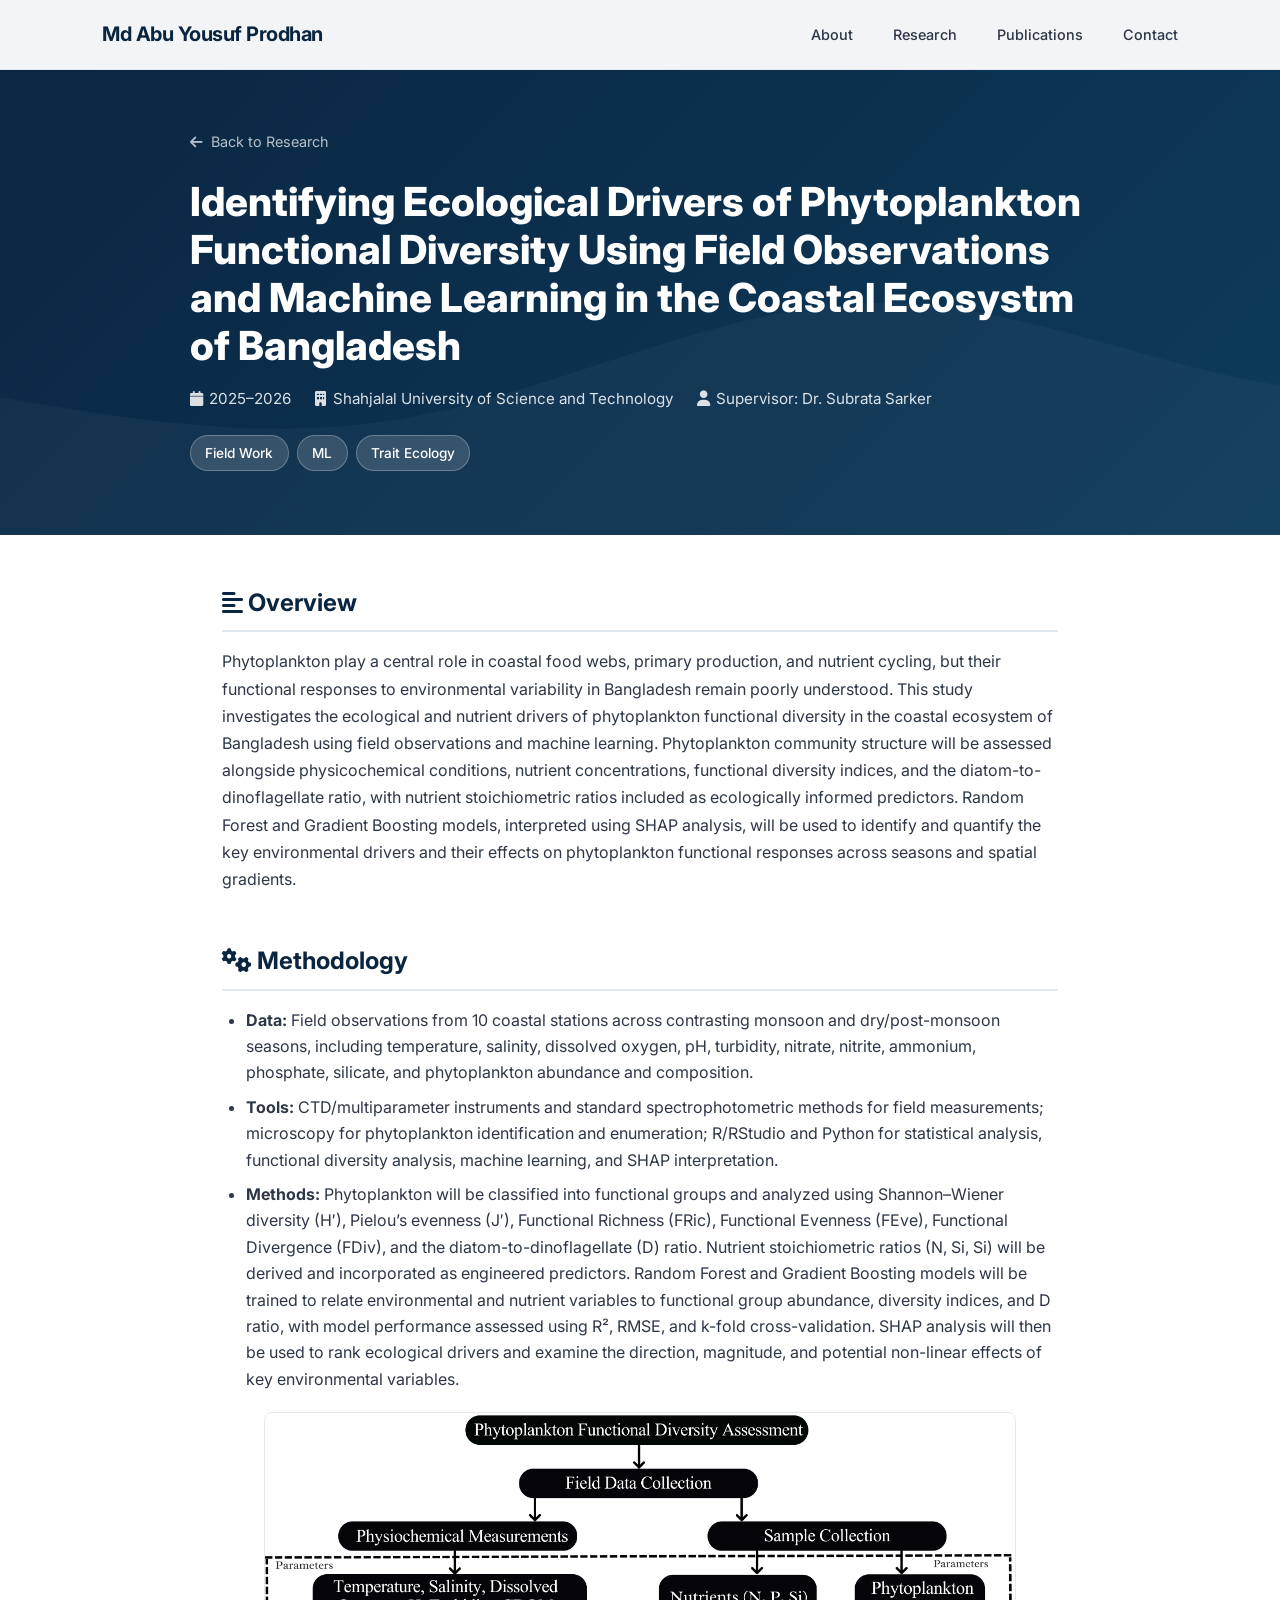
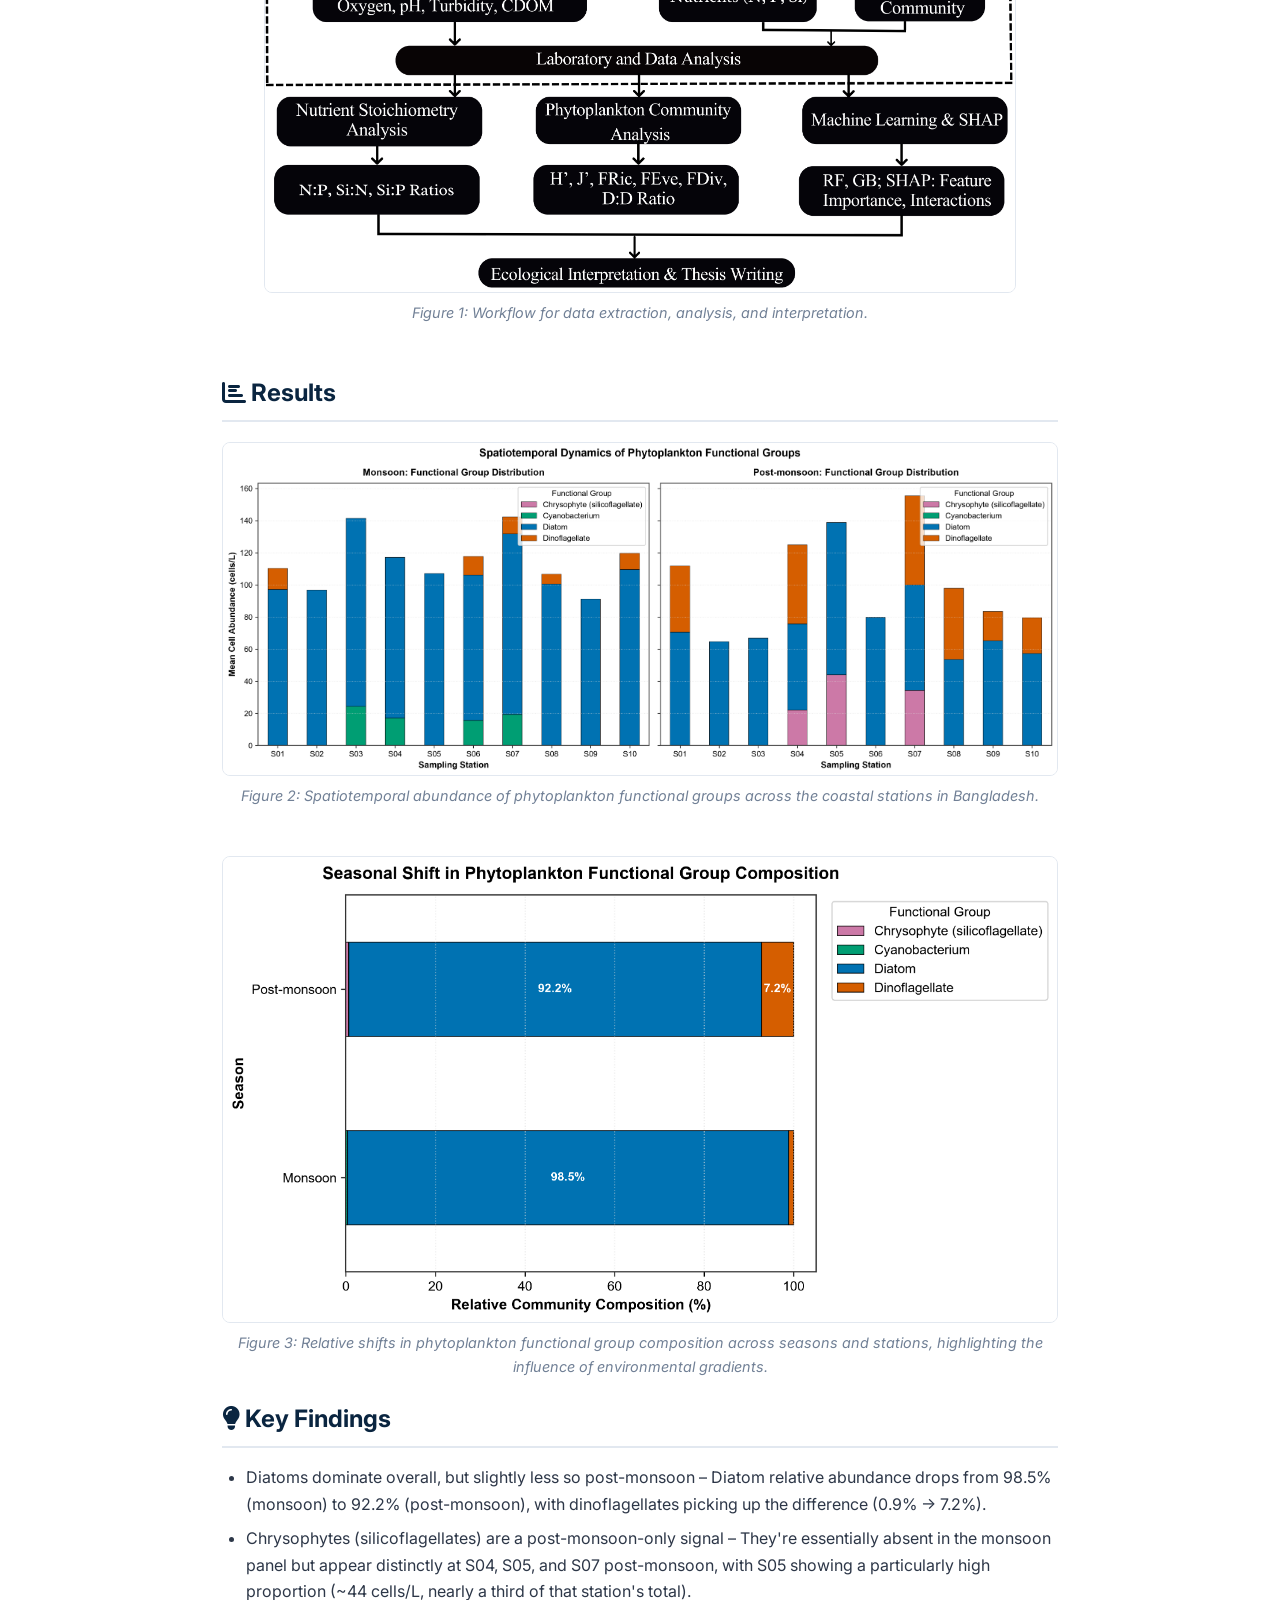
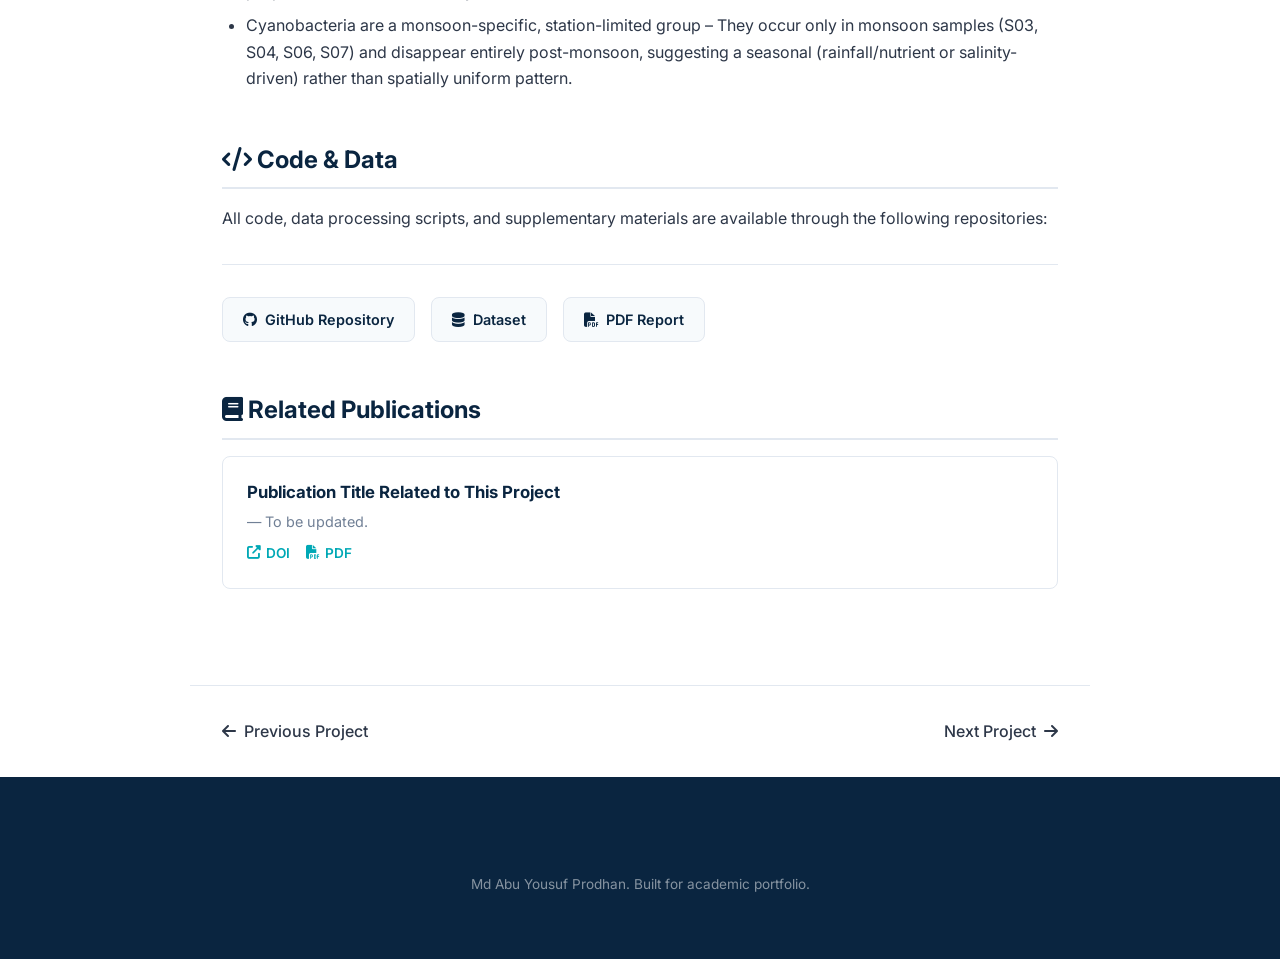
<file: projects/msc-thesis.html>
<!DOCTYPE html>
<html lang="en">
<head>
    <meta charset="UTF-8">
    <meta name="viewport" content="width=device-width, initial-scale=1.0">
    <title>PROJECT TITLE | Md Abu Yousuf Prodhan</title>
    <link rel="stylesheet" href="https://cdnjs.cloudflare.com/ajax/libs/font-awesome/6.4.0/css/all.min.css">
    <link href="https://fonts.googleapis.com/css2?family=Inter:wght@300;400;500;600;700;800&display=swap" rel="stylesheet">
    <link rel="stylesheet" href="../assets/css/style.css">
    <style>
        body { font-family: 'Inter', var(--font-body); }

        .project-hero {
            background: linear-gradient(135deg, var(--primary) 0%, #0d3b5c 100%);
            color: white;
            padding: 8rem 2rem 4rem;
            position: relative;
            overflow: hidden;
        }

        .project-hero::before {
            content: '';
            position: absolute;
            top: 0; left: 0; right: 0; bottom: 0;
            background: url('data:image/svg+xml,<svg xmlns="http://www.w3.org/2000/svg" viewBox="0 0 1440 320"><path fill="%23ffffff" fill-opacity="0.03" d="M0,192L48,197.3C96,203,192,213,288,229.3C384,245,480,267,576,250.7C672,235,768,181,864,181.3C960,181,1056,235,1152,234.7C1248,235,1344,181,1392,154.7L1440,128L1440,320L1392,320C1344,320,1248,320,1152,320C1056,320,960,320,864,320C768,320,672,320,576,320C480,320,384,320,288,320C192,320,96,320,48,320L0,320Z"></path></svg>') no-repeat bottom;
            background-size: cover;
        }

        .project-hero-container {
            max-width: 900px;
            margin: 0 auto;
            position: relative;
            z-index: 2;
        }

        .project-hero .back-link {
            color: rgba(255,255,255,0.7);
            font-size: 0.9rem;
            margin-bottom: 1.5rem;
            display: inline-flex;
            align-items: center;
            gap: 0.5rem;
        }

        .project-hero .back-link:hover {
            color: white;
        }

        .project-hero h1 {
            font-size: 2.5rem;
            font-weight: 800;
            margin-bottom: 1rem;
            line-height: 1.2;
        }

        .project-hero-meta {
            display: flex;
            flex-wrap: wrap;
            gap: 1.5rem;
            margin-bottom: 1.5rem;
            font-size: 0.95rem;
            opacity: 0.85;
        }

        .project-hero-meta span {
            display: flex;
            align-items: center;
            gap: 0.4rem;
        }

        .project-hero-tags {
            display: flex;
            flex-wrap: wrap;
            gap: 0.5rem;
        }

        .project-hero-tags .tag-pill {
            background: rgba(255,255,255,0.15);
            border: 1px solid rgba(255,255,255,0.25);
            color: white;
        }

        .project-content {
            max-width: 900px;
            margin: 0 auto;
            padding: 3rem 2rem;
        }

        .project-section {
            margin-bottom: 3rem;
        }

        .project-section h2 {
            color: var(--primary);
            font-size: 1.5rem;
            margin-bottom: 1rem;
            padding-bottom: 0.5rem;
            border-bottom: 2px solid var(--border);
        }

        .project-section p {
            margin-bottom: 1rem;
            line-height: 1.7;
            color: var(--text);
        }

        .project-section ul {
            margin-left: 1.5rem;
            margin-bottom: 1rem;
        }

        .project-section li {
            margin-bottom: 0.5rem;
            color: var(--text);
        }

        /* Figure / Diagram Placeholder */
        .figure-box {
            background: var(--bg-light);
            border: 2px dashed var(--border);
            border-radius: var(--radius);
            padding: 3rem 2rem;
            text-align: center;
            margin: 1.5rem 0;
            color: var(--text-light);
        }

        .figure-box i {
            font-size: 2.5rem;
            margin-bottom: 0.75rem;
            opacity: 0.5;
        }

        .figure-box p {
            margin: 0;
            font-size: 0.95rem;
        }

        .figure-caption {
            text-align: center;
            font-size: 0.9rem;
            color: var(--text-light);
            margin-top: 0.5rem;
            font-style: italic;
        }

        /* To use an actual image, replace the .figure-box div with:
        <figure>
            <img src="../assets/images/your-figure.jpg" alt="Description" style="width:100%; border-radius:8px;">
            <figcaption class="figure-caption">Figure 1: Your caption here.</figcaption>
        </figure>
        */

        .code-block {
            background: #1e293b;
            color: #e2e8f0;
            padding: 1.25rem;
            border-radius: var(--radius);
            font-family: 'Fira Code', monospace;
            font-size: 0.9rem;
            overflow-x: auto;
            margin: 1rem 0;
        }

        .project-links-bar {
            display: flex;
            flex-wrap: wrap;
            gap: 1rem;
            margin-top: 2rem;
            padding-top: 2rem;
            border-top: 1px solid var(--border);
        }

        .project-links-bar a {
            display: inline-flex;
            align-items: center;
            gap: 0.5rem;
            padding: 0.6rem 1.25rem;
            background: var(--bg-light);
            border: 1px solid var(--border);
            border-radius: var(--radius);
            font-weight: 600;
            font-size: 0.9rem;
            color: var(--primary);
            transition: var(--transition);
        }

        .project-links-bar a:hover {
            background: var(--accent);
            color: white;
            border-color: var(--accent);
            transform: translateY(-2px);
        }

        .project-nav {
            max-width: 900px;
            margin: 0 auto;
            padding: 2rem;
            display: flex;
            justify-content: space-between;
            border-top: 1px solid var(--border);
        }

        .project-nav a {
            display: flex;
            align-items: center;
            gap: 0.5rem;
            color: var(--text);
            font-weight: 500;
        }

        .project-nav a:hover {
            color: var(--accent);
        }

        @media (max-width: 640px) {
            .project-hero h1 { font-size: 1.75rem; }
            .project-hero-meta { flex-direction: column; gap: 0.5rem; }
        }
    </style>
</head>
<body>

    <!-- Navigation -->
    <nav class="navbar" id="navbar">
        <div class="nav-container">
            <a href="../index.html" class="nav-logo">Md Abu Yousuf Prodhan<span></span></a>
            <ul class="nav-links" id="navLinks">
                <li><a href="../index.html#about">About</a></li>
                <li><a href="../index.html#research">Research</a></li>
                <li><a href="../index.html#publications">Publications</a></li>
                <li><a href="../index.html#contact">Contact</a></li>
            </ul>
            <button class="mobile-toggle" onclick="toggleMenu()" aria-label="Toggle menu">
                <i class="fas fa-bars"></i>
            </button>
        </div>
    </nav>

    <!-- Project Hero -->
    <header class="project-hero">
        <div class="project-hero-container">
            <a href="../index.html#research" class="back-link">
                <i class="fas fa-arrow-left"></i> Back to Research
            </a>
            <h1>Identifying Ecological Drivers of Phytoplankton Functional Diversity Using Field Observations and Machine Learning in the Coastal Ecosystm of Bangladesh</h1>
            <div class="project-hero-meta">
                <span><i class="fas fa-calendar"></i> 2025–2026</span>
                <span><i class="fas fa-building"></i> Shahjalal University of Science and Technology</span>
                <span><i class="fas fa-user"></i> Supervisor: Dr. Subrata Sarker</span>
            </div>
            <div class="project-hero-tags">
                <span class="tag-pill">Field Work</span>
                <span class="tag-pill">ML</span>
                <span class="tag-pill">Trait Ecology</span>
            </div>
        </div>
    </header>

    <!-- Project Content -->
    <main class="project-content">

        <!-- Abstract / Overview -->
        <section class="project-section">
            <h2><i class="fas fa-align-left"></i> Overview</h2>
            <p>
                <!-- EDIT: Write your project abstract here. 3-5 sentences describing the problem, 
                     approach, and key findings. -->
              Phytoplankton play a central role in coastal food webs, primary production, and nutrient cycling, but their functional responses to environmental variability in Bangladesh remain poorly understood. This study investigates the ecological and nutrient drivers of phytoplankton functional diversity in the coastal ecosystem of Bangladesh using field observations and machine learning. Phytoplankton community structure will be assessed alongside physicochemical conditions, nutrient concentrations, functional diversity indices, and the diatom-to-dinoflagellate ratio, with nutrient stoichiometric ratios included as ecologically informed predictors. Random Forest and Gradient Boosting models, interpreted using SHAP analysis, will be used to identify and quantify the key environmental drivers and their effects on phytoplankton functional responses across seasons and spatial gradients.
            </p>
        </section>

        <!-- Methodology -->
        <section class="project-section">
            <h2><i class="fas fa-cogs"></i> Methodology</h2>
            <p>
                <!-- EDIT: Describe your methods, data sources, models, and tools. -->
               
            </p>
            <ul>
                <li><strong>Data:</strong> Field observations from 10 coastal stations across contrasting monsoon and dry/post-monsoon seasons, including temperature, salinity, dissolved oxygen, pH, turbidity, nitrate, nitrite, ammonium, phosphate, silicate, and phytoplankton abundance and composition.</li>
                <li><strong>Tools:</strong> CTD/multiparameter instruments and standard spectrophotometric methods for field measurements; microscopy for phytoplankton identification and enumeration; R/RStudio and Python for statistical analysis, functional diversity analysis, machine learning, and SHAP interpretation.</li>
                <li><strong>Methods:</strong> Phytoplankton will be classified into functional groups and analyzed using Shannon–Wiener diversity (H′), Pielou’s evenness (J′), Functional Richness (FRic), Functional Evenness (FEve), Functional Divergence (FDiv), and the diatom-to-dinoflagellate (D) ratio. Nutrient stoichiometric ratios (N, Si, Si) will be derived and incorporated as engineered predictors. Random Forest and Gradient Boosting models will be trained to relate environmental and nutrient variables to functional group abundance, diversity indices, and D ratio, with model performance assessed using R², RMSE, and k-fold cross-validation. SHAP analysis will then be used to rank ecological drivers and examine the direction, magnitude, and potential non-linear effects of key environmental variables.</li>
            </ul>

            <!-- METHOD DIAGRAM PLACEHOLDER -->
             <figure style="margin: 20px 0;">
                <img src="../assets/images/figures/thesis_methodological_flowchart.jpg" 
                     alt="Methodology Diagram" 
                     style="width:90%; max-width:1000px; display:block; margin:0 auto; border-radius:8px; border: 1px solid var(--border);">
                <figcaption class="figure-caption">
                    Figure 1: Workflow for data extraction, analysis, and interpretation.
                </figcaption>
            </figure>
        </section>

        <!-- Results -->
        <section class="project-section">
            <h2><i class="fas fa-chart-bar"></i> Results</h2>
            <p>
                <!-- EDIT: Summarize your key findings. -->
            
            </p>

            <!-- RESULT FIGURE 1 PLACEHOLDER -->
            <figure style="margin: 20px 0;">
                <img src="../assets/images/figures/01_Functional_Group_Spatiotemporal_Abundance.png" 
                     alt="Methodology Diagram" 
                     style="width:100%; max-width:1000px; display:block; margin:0 auto; border-radius:8px; border: 1px solid var(--border);">
                <figcaption class="figure-caption">
                    Figure 2: Spatiotemporal abundance of phytoplankton functional groups across the coastal stations in Bangladesh.
                </figcaption>
            </figure>
        </section>
                <!-- EDIT: Additional discussion of results. -->
                
            </p>

            <!-- RESULT FIGURE 2 PLACEHOLDER -->
            <figure style="margin: 20px 0;">
                <img src="../assets/images/figures/02_Relative_Functional_Group_Shift.png" 
                     alt="Methodology Diagram" 
                     style="width:100%; max-width:1000px; display:block; margin:0 auto; border-radius:8px; border: 1px solid var(--border);">
                <figcaption class="figure-caption">
                    Figure 3: Relative shifts in phytoplankton functional group composition across seasons and stations, highlighting the influence of environmental gradients.
                </figcaption>
            </figure>
        </section>

        <!-- Key Findings / Conclusions -->
        <section class="project-section">
            <h2><i class="fas fa-lightbulb"></i> Key Findings</h2>
            <ul>
                <!-- EDIT: List 3-5 bullet points of key findings. -->
                <li>Diatoms dominate overall, but slightly less so post-monsoon – Diatom relative abundance drops from 98.5% (monsoon) to 92.2% (post-monsoon), with dinoflagellates picking up the difference (0.9% → 7.2%).</li>
                <li>Chrysophytes (silicoflagellates) are a post-monsoon-only signal – They're essentially absent in the monsoon panel but appear distinctly at S04, S05, and S07 post-monsoon, with S05 showing a particularly high proportion (~44 cells/L, nearly a third of that station's total).</li>
                <li>Cyanobacteria are a monsoon-specific, station-limited group – They occur only in monsoon samples (S03, S04, S06, S07) and disappear entirely post-monsoon, suggesting a seasonal (rainfall/nutrient or salinity-driven) rather than spatially uniform pattern.</li>
            </ul>
        </section>

        <!-- Code & Data -->
        <section class="project-section">
            <h2><i class="fas fa-code"></i> Code & Data</h2>
            <p>
                All code, data processing scripts, and supplementary materials are available 
                through the following repositories:
            </p>
            <div class="project-links-bar">
                <a href="https://github.com/SiAm1998" target="_blank">
                    <i class="fab fa-github"></i> GitHub Repository
                </a>
                <a href="#" target="_blank">
                    <i class="fas fa-database"></i> Dataset
                </a>
                <a href="#" target="_blank">
                    <i class="fas fa-file-pdf"></i> PDF Report
                </a>
            </div>
        </section>

        <!-- Related Publications -->
        <section class="project-section">
            <h2><i class="fas fa-book"></i> Related Publications</h2>
            <div class="pub-card" style="grid-template-columns: 1fr;">
                <div class="pub-content">
                    <h4>Publication Title Related to This Project</h4>
                    <div class="pub-meta">
                        <strong></strong> — To be updated.
                    </div>
                    <div class="pub-links">
                        <a href="#" target="_blank"><i class="fas fa-external-link-alt"></i> DOI</a>
                        <a href="#" target="_blank"><i class="fas fa-file-pdf"></i> PDF</a>
                    </div>
                </div>
            </div>
        </section>

    </main>

    <!-- Project Navigation -->
    <nav class="project-nav">
        <a href="#">
            <i class="fas fa-arrow-left"></i> Previous Project
        </a>
        <a href="#">
            Next Project <i class="fas fa-arrow-right"></i>
        </a>
    </nav>

    <!-- Footer -->
    <footer class="footer">
        <div class="footer-bottom" style="border: none; padding: 2rem;">
            <p> Md Abu Yousuf Prodhan. Built for academic portfolio.</p>
        </div>
    </footer>

    <script src="../assets/js/main.js"></script>
</body>
</html>
</file>
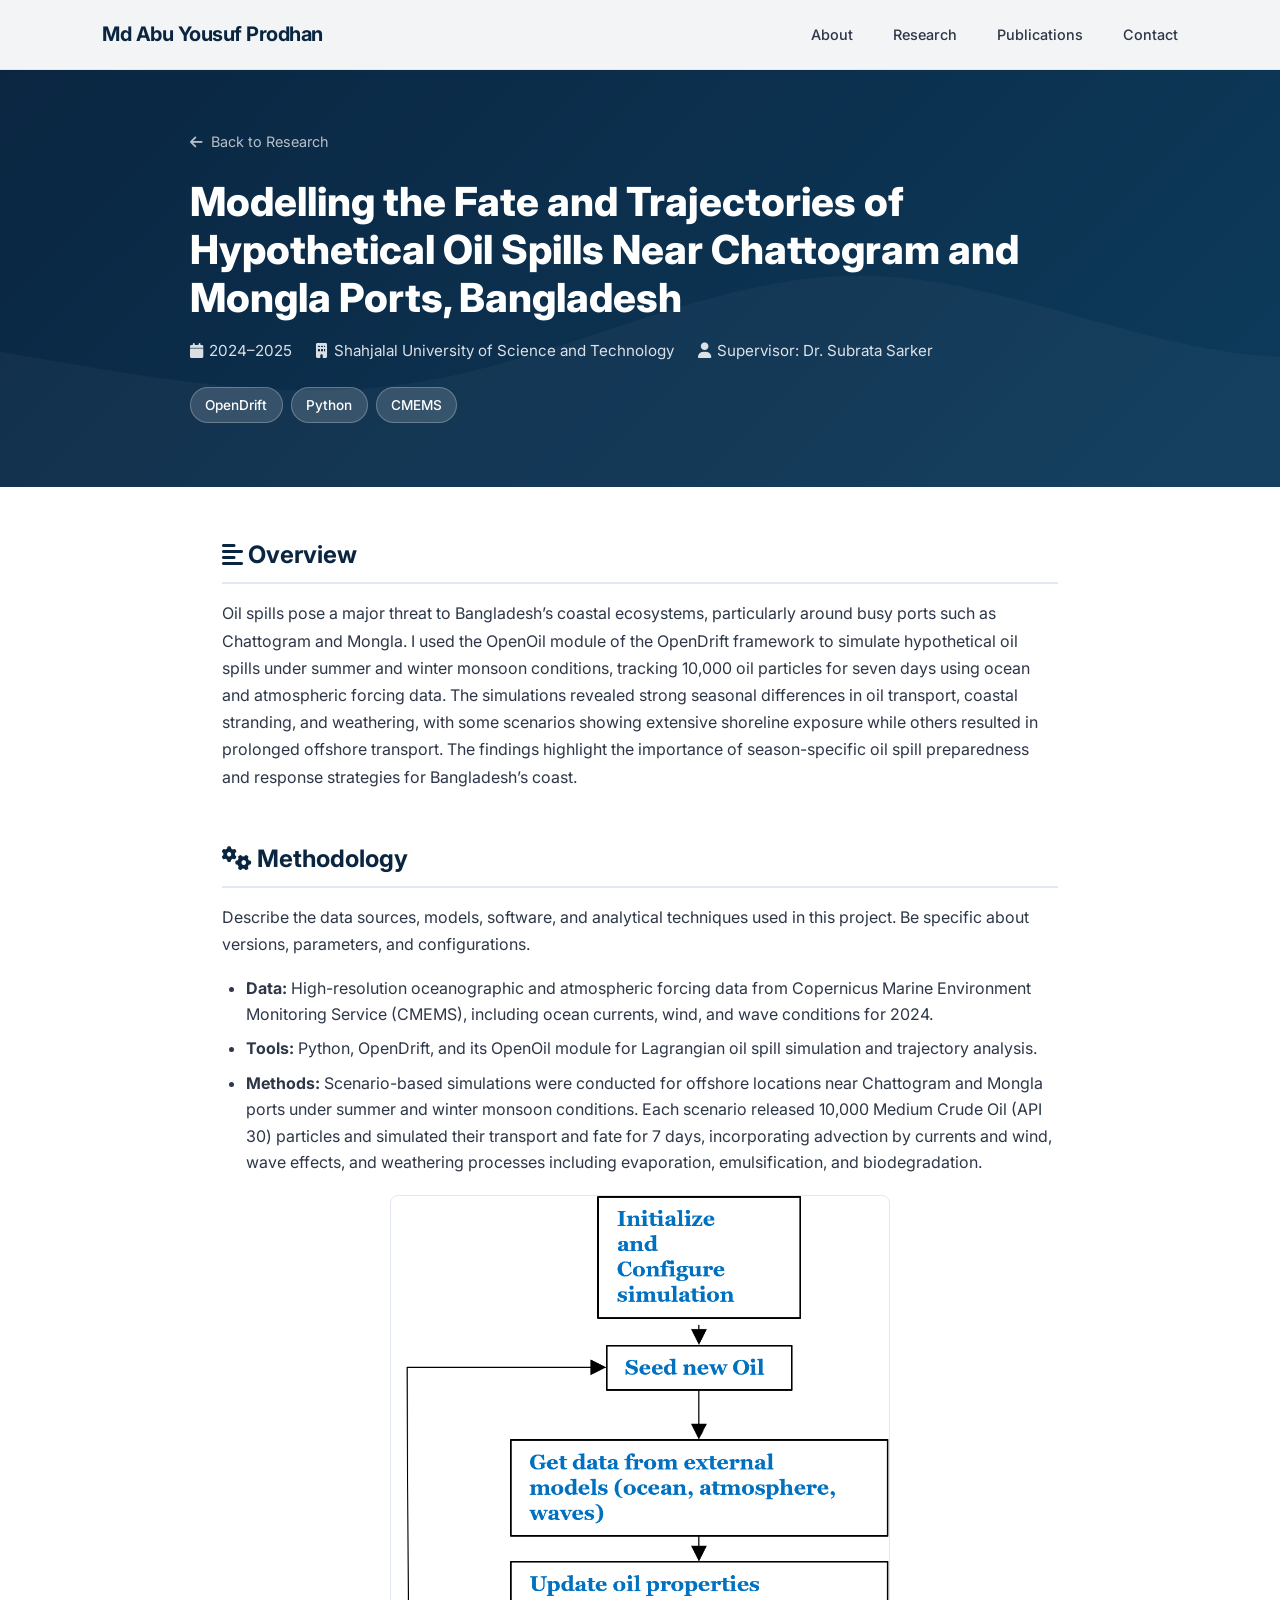
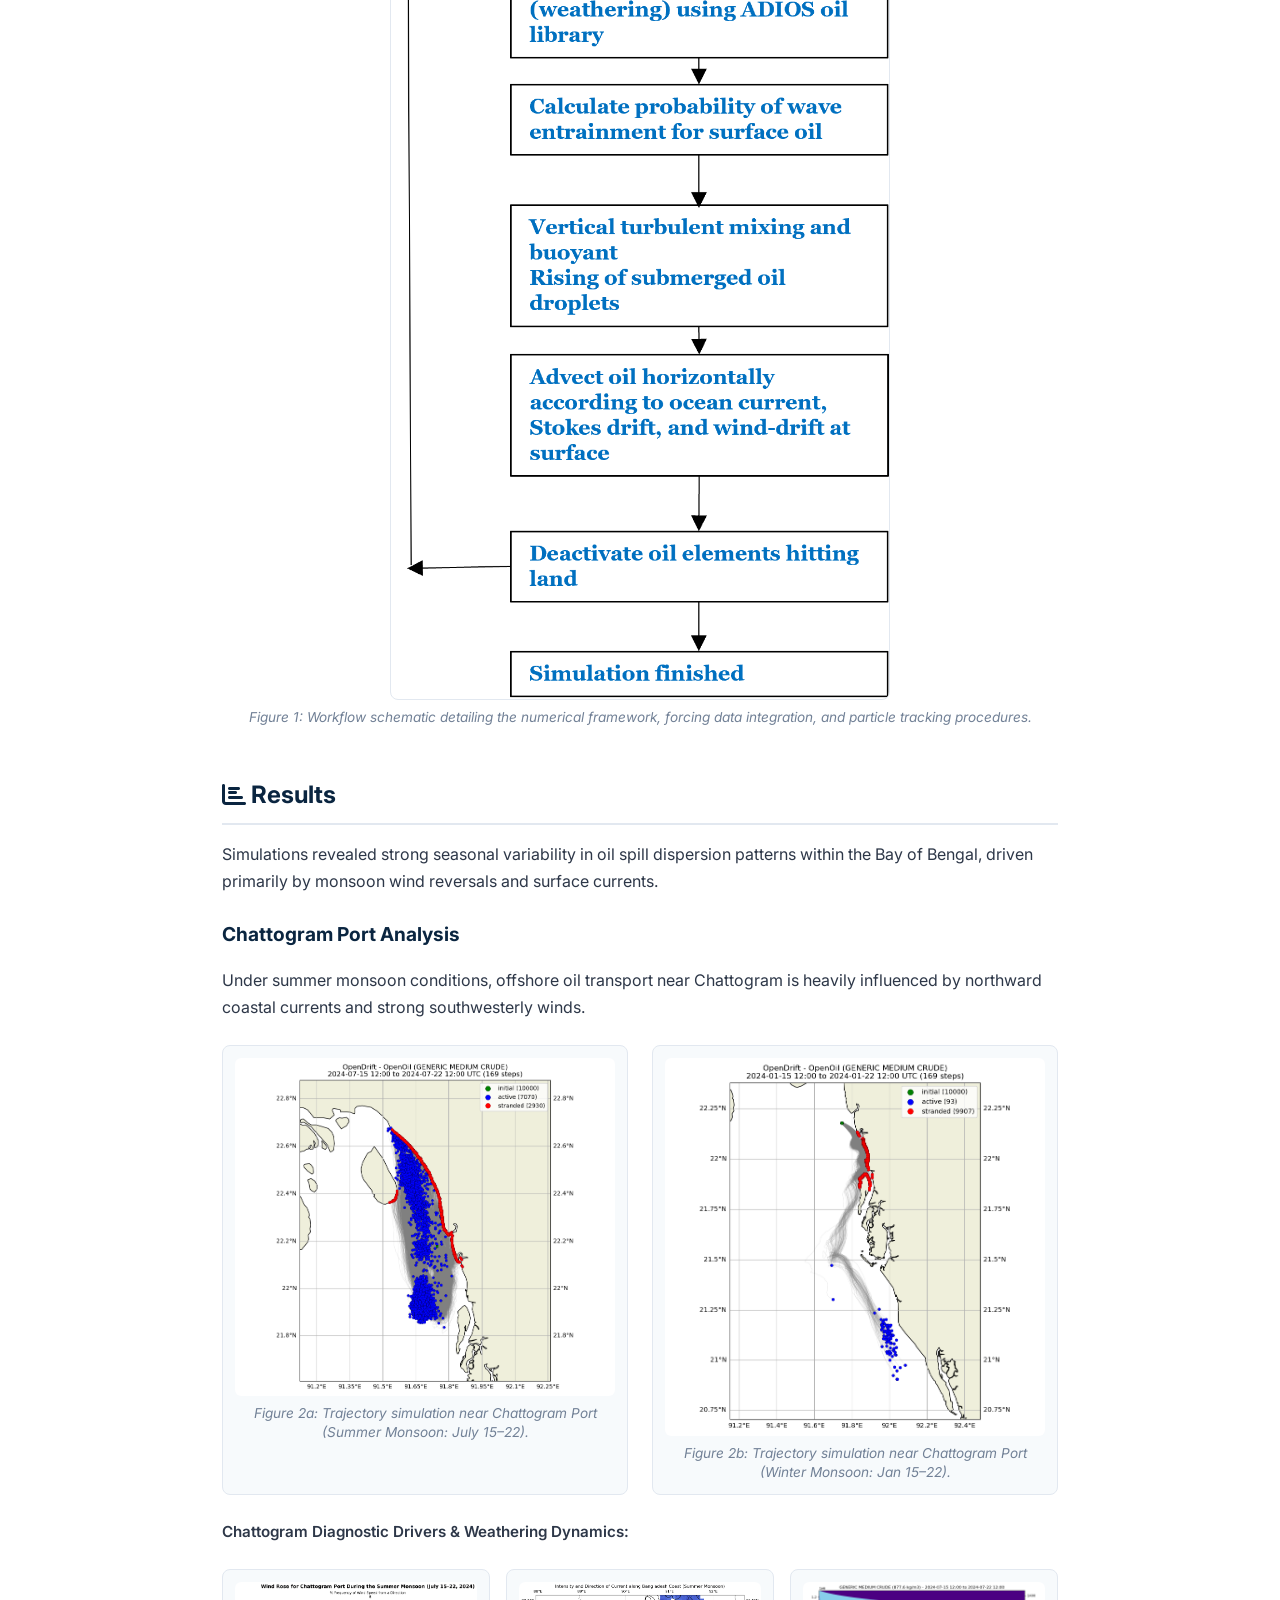
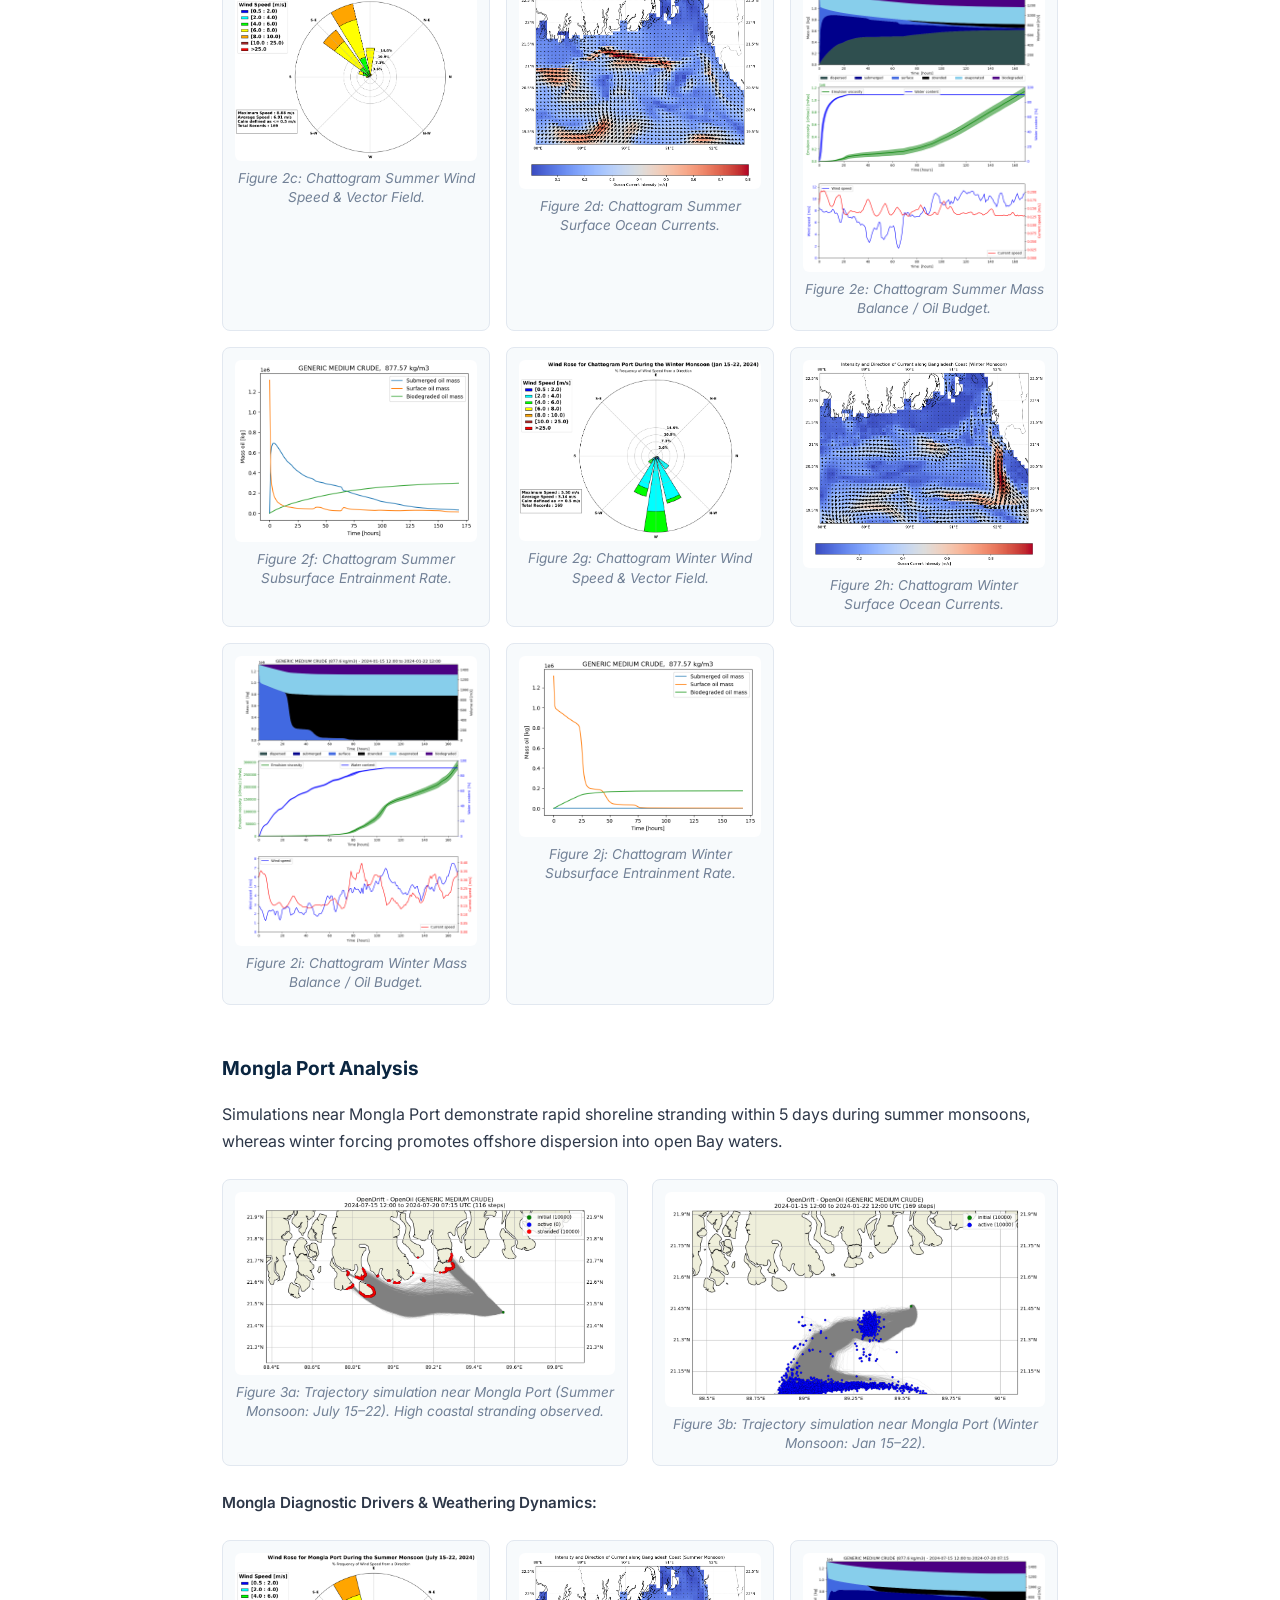
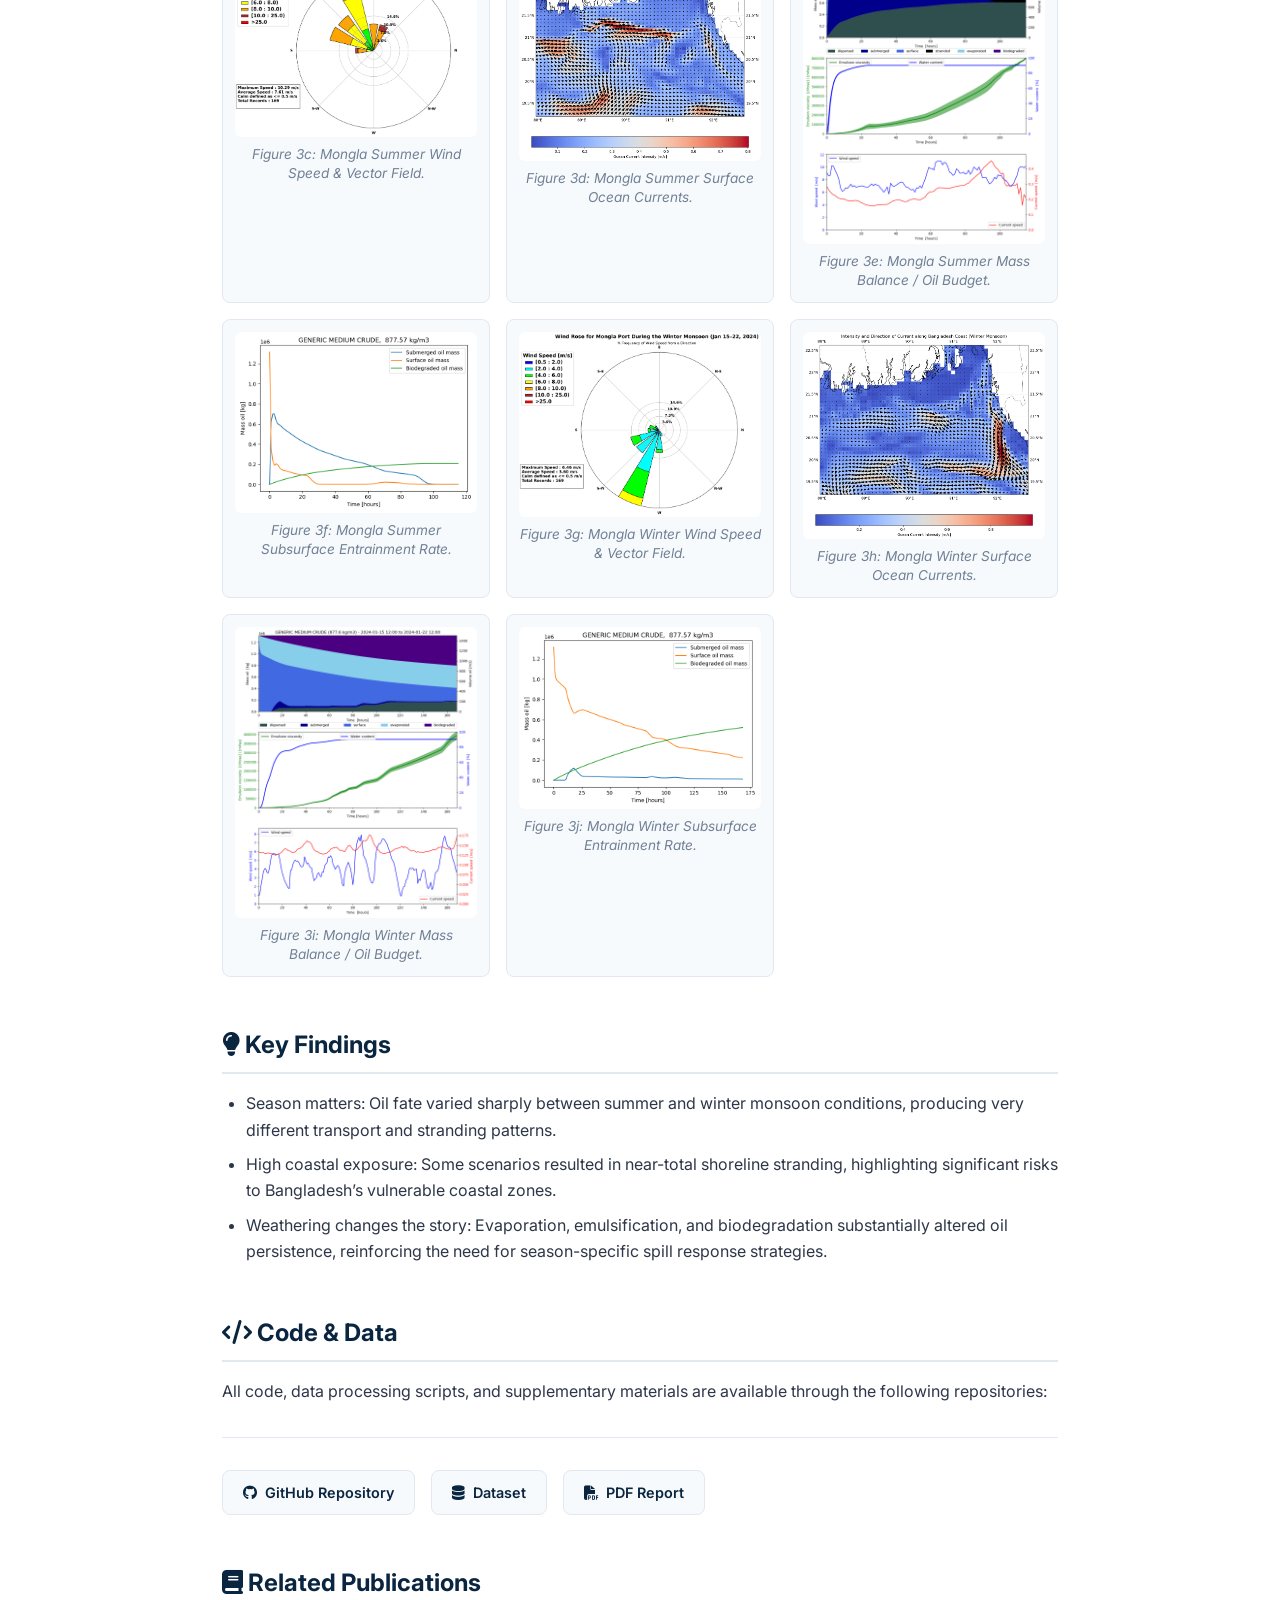
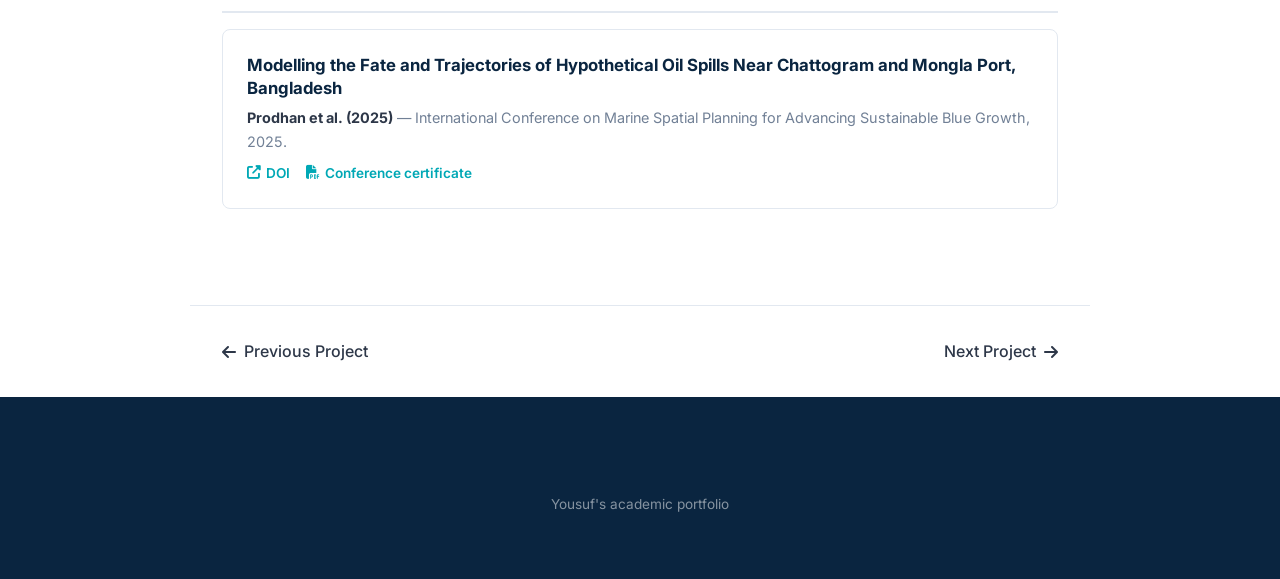
<file: projects/oil-spill-modelling.html>
<!DOCTYPE html>
<html lang="en">
<head>
    <meta charset="UTF-8">
    <meta name="viewport" content="width=device-width, initial-scale=1.0">
    <title>Oil Spill Trajectory Modelling | Md Abu Yousuf Prodhan</title>
    <link rel="stylesheet" href="https://cdnjs.cloudflare.com/ajax/libs/font-awesome/6.4.0/css/all.min.css">
    <link href="https://fonts.googleapis.com/css2?family=Inter:wght@300;400;500;600;700;800&display=swap" rel="stylesheet">
    <link rel="stylesheet" href="../assets/css/style.css">
    <style>
        body { font-family: 'Inter', var(--font-body); }

        .project-hero {
            background: linear-gradient(135deg, var(--primary) 0%, #0d3b5c 100%);
            color: white;
            padding: 8rem 2rem 4rem;
            position: relative;
            overflow: hidden;
        }

        .project-hero::before {
            content: '';
            position: absolute;
            top: 0; left: 0; right: 0; bottom: 0;
            background: url('data:image/svg+xml,<svg xmlns="http://www.w3.org/2000/svg" viewBox="0 0 1440 320"><path fill="%23ffffff" fill-opacity="0.03" d="M0,192L48,197.3C96,203,192,213,288,229.3C384,245,480,267,576,250.7C672,235,768,181,864,181.3C960,181,1056,235,1152,234.7C1248,235,1344,181,1392,154.7L1440,128L1440,320L1392,320C1344,320,1248,320,1152,320C1056,320,960,320,864,320C768,320,672,320,576,320C480,320,384,320,288,320C192,320,96,320,48,320L0,320Z"></path></svg>') no-repeat bottom;
            background-size: cover;
        }

        .project-hero-container {
            max-width: 900px;
            margin: 0 auto;
            position: relative;
            z-index: 2;
        }

        .project-hero .back-link {
            color: rgba(255,255,255,0.7);
            font-size: 0.9rem;
            margin-bottom: 1.5rem;
            display: inline-flex;
            align-items: center;
            gap: 0.5rem;
        }

        .project-hero .back-link:hover {
            color: white;
        }

        .project-hero h1 {
            font-size: 2.5rem;
            font-weight: 800;
            margin-bottom: 1rem;
            line-height: 1.2;
        }

        .project-hero-meta {
            display: flex;
            flex-wrap: wrap;
            gap: 1.5rem;
            margin-bottom: 1.5rem;
            font-size: 0.95rem;
            opacity: 0.85;
        }

        .project-hero-meta span {
            display: flex;
            align-items: center;
            gap: 0.4rem;
        }

        .project-hero-tags {
            display: flex;
            flex-wrap: wrap;
            gap: 0.5rem;
        }

        .project-hero-tags .tag-pill {
            background: rgba(255,255,255,0.15);
            border: 1px solid rgba(255,255,255,0.25);
            color: white;
        }

        .project-content {
            max-width: 900px;
            margin: 0 auto;
            padding: 3rem 2rem;
        }

        .project-section {
            margin-bottom: 3rem;
        }

        .project-section h2 {
            color: var(--primary);
            font-size: 1.5rem;
            margin-bottom: 1rem;
            padding-bottom: 0.5rem;
            border-bottom: 2px solid var(--border);
        }

        .project-section h3 {
            color: var(--primary);
            font-size: 1.2rem;
            margin: 1.5rem 0 1rem;
        }

        .project-section p {
            margin-bottom: 1rem;
            line-height: 1.7;
            color: var(--text);
        }

        .project-section ul {
            margin-left: 1.5rem;
            margin-bottom: 1rem;
        }

        .project-section li {
            margin-bottom: 0.5rem;
            color: var(--text);
        }

        /* Layout Grids for Diagnostics and Comparisons */
        .figure-grid-2col {
            display: grid;
            grid-template-columns: repeat(auto-fit, minmax(280px, 1fr));
            gap: 1.5rem;
            margin: 1.5rem 0;
        }

        .figure-grid-4col {
            display: grid;
            grid-template-columns: repeat(auto-fit, minmax(200px, 1fr));
            gap: 1rem;
            margin: 1.5rem 0;
        }

        .figure-card {
            background: var(--bg-light);
            border: 1px solid var(--border);
            border-radius: var(--radius);
            padding: 0.75rem;
            display: flex;
            flex-direction: column;
        }

        .figure-card img {
            width: 100%;
            height: auto;
            border-radius: 6px;
        }

        .figure-caption {
            text-align: center;
            font-size: 0.85rem;
            color: var(--text-light);
            margin-top: 0.5rem;
            font-style: italic;
            line-height: 1.4;
        }

        .code-block {
            background: #1e293b;
            color: #e2e8f0;
            padding: 1.25rem;
            border-radius: var(--radius);
            font-family: 'Fira Code', monospace;
            font-size: 0.9rem;
            overflow-x: auto;
            margin: 1rem 0;
        }

        .project-links-bar {
            display: flex;
            flex-wrap: wrap;
            gap: 1rem;
            margin-top: 2rem;
            padding-top: 2rem;
            border-top: 1px solid var(--border);
        }

        .project-links-bar a {
            display: inline-flex;
            align-items: center;
            gap: 0.5rem;
            padding: 0.6rem 1.25rem;
            background: var(--bg-light);
            border: 1px solid var(--border);
            border-radius: var(--radius);
            font-weight: 600;
            font-size: 0.9rem;
            color: var(--primary);
            transition: var(--transition);
        }

        .project-links-bar a:hover {
            background: var(--accent);
            color: white;
            border-color: var(--accent);
            transform: translateY(-2px);
        }

        .project-nav {
            max-width: 900px;
            margin: 0 auto;
            padding: 2rem;
            display: flex;
            justify-content: space-between;
            border-top: 1px solid var(--border);
        }

        .project-nav a {
            display: flex;
            align-items: center;
            gap: 0.5rem;
            color: var(--text);
            font-weight: 500;
        }

        .project-nav a:hover {
            color: var(--accent);
        }

        @media (max-width: 640px) {
            .project-hero h1 { font-size: 1.75rem; }
            .project-hero-meta { flex-direction: column; gap: 0.5rem; }
        }
    </style>
</head>
<body>

    <!-- Navigation -->
    <nav class="navbar" id="navbar">
        <div class="nav-container">
            <a href="../index.html" class="nav-logo">Md Abu Yousuf Prodhan<span></span></a>
            <ul class="nav-links" id="navLinks">
                <li><a href="../index.html#about">About</a></li>
                <li><a href="../index.html#research">Research</a></li>
                <li><a href="../index.html#publications">Publications</a></li>
                <li><a href="../index.html#contact">Contact</a></li>
            </ul>
            <button class="mobile-toggle" onclick="toggleMenu()" aria-label="Toggle menu">
                <i class="fas fa-bars"></i>
            </button>
        </div>
    </nav>

    <!-- Project Hero -->
    <header class="project-hero">
        <div class="project-hero-container">
            <a href="../index.html#research" class="back-link">
                <i class="fas fa-arrow-left"></i> Back to Research
            </a>
            <h1>Modelling the Fate and Trajectories of Hypothetical Oil Spills Near Chattogram and Mongla Ports, Bangladesh</h1>
            <div class="project-hero-meta">
                <span><i class="fas fa-calendar"></i> 2024–2025</span>
                <span><i class="fas fa-building"></i> Shahjalal University of Science and Technology</span>
                <span><i class="fas fa-user"></i> Supervisor: Dr. Subrata Sarker</span>
            </div>
            <div class="project-hero-tags">
                <span class="tag-pill">OpenDrift</span>
                <span class="tag-pill">Python</span>
                <span class="tag-pill">CMEMS</span>
            </div>
        </div>
    </header>

    <!-- Project Content -->
    <main class="project-content">

        <!-- Abstract / Overview -->
        <section class="project-section">
            <h2><i class="fas fa-align-left"></i> Overview</h2>
            <p>
                Oil spills pose a major threat to Bangladesh’s coastal ecosystems, particularly around busy ports such as Chattogram and Mongla. I used the OpenOil module of the OpenDrift framework to simulate hypothetical oil spills under summer and winter monsoon conditions, tracking 10,000 oil particles for seven days using ocean and atmospheric forcing data. The simulations revealed strong seasonal differences in oil transport, coastal stranding, and weathering, with some scenarios showing extensive shoreline exposure while others resulted in prolonged offshore transport. The findings highlight the importance of season-specific oil spill preparedness and response strategies for Bangladesh’s coast.
            </p>
        </section>

        <!-- Methodology -->
        <section class="project-section">
            <h2><i class="fas fa-cogs"></i> Methodology</h2>
            <p>
                Describe the data sources, models, software, and analytical techniques used in this project. Be specific about versions, parameters, and configurations.
            </p>
            <ul>
                <li><strong>Data:</strong> High-resolution oceanographic and atmospheric forcing data from Copernicus Marine Environment Monitoring Service (CMEMS), including ocean currents, wind, and wave conditions for 2024.</li>
                <li><strong>Tools:</strong> Python, OpenDrift, and its OpenOil module for Lagrangian oil spill simulation and trajectory analysis.</li>
                <li><strong>Methods:</strong> Scenario-based simulations were conducted for offshore locations near Chattogram and Mongla ports under summer and winter monsoon conditions. Each scenario released 10,000 Medium Crude Oil (API 30) particles and simulated their transport and fate for 7 days, incorporating advection by currents and wind, wave effects, and weathering processes including evaporation, emulsification, and biodegradation.</li>
            </ul>

            <!-- METHOD DIAGRAM -->
            <figure style="margin: 20px 0;">
                <img src="../assets/images/figures/Oil_spill_methodology_flowchart.png" 
                     alt="Methodology Diagram" 
                     style="width:60%; max-width:500px; display:block; margin:0 auto; border-radius:8px; border: 1px solid var(--border);">
                <figcaption class="figure-caption">
                    Figure 1: Workflow schematic detailing the numerical framework, forcing data integration, and particle tracking procedures.
                </figcaption>
            </figure>
        </section>

        <!-- Results Section -->
        <section class="project-section">
            <h2><i class="fas fa-chart-bar"></i> Results</h2>
            <p>
                Simulations revealed strong seasonal variability in oil spill dispersion patterns within the Bay of Bengal, driven primarily by monsoon wind reversals and surface currents.
            </p>

            <!-- PORT 1: CHATTOGRAM -->
            <h3>Chattogram Port Analysis</h3>
            <p>Under summer monsoon conditions, offshore oil transport near Chattogram is heavily influenced by northward coastal currents and strong southwesterly winds.</p>
            
            <div class="figure-grid-2col">
                <div class="figure-card">
                    <img src="../assets/images/figures/CTG_July15_July22_trajectory.png" alt="July Trajectory Simulation Chattogram">
                    <figcaption class="figure-caption">Figure 2a: Trajectory simulation near Chattogram Port (Summer Monsoon: July 15–22).</figcaption>
                </div>
                <div class="figure-card">
                    <img src="../assets/images/figures/CTG_Jan15-Jan22_trajectory.png" alt="January Trajectory Simulation Chattogram">
                    <figcaption class="figure-caption">Figure 2b: Trajectory simulation near Chattogram Port (Winter Monsoon: Jan 15–22).</figcaption>
                </div>
            </div>

            <!-- Chattogram Seasonal Environmental & Weathering Diagnostics -->
            <p style="font-size:0.95rem; font-weight:600; margin-top:1.5rem;">Chattogram Diagnostic Drivers & Weathering Dynamics:</p>
            
            <div class="figure-grid-4col">
                <!-- Summer Diagnostics -->
                <div class="figure-card">
                    <img src="../assets/images/figures/CTG_Summer_Wind.png" alt="Chattogram Summer Wind Vector">
                    <figcaption class="figure-caption">Figure 2c: Chattogram Summer Wind Speed & Vector Field.</figcaption>
                </div>
                <div class="figure-card">
                    <img src="../assets/images/figures/CTG_Summer_Currents.png" alt="Chattogram Summer Surface Currents">
                    <figcaption class="figure-caption">Figure 2d: Chattogram Summer Surface Ocean Currents.</figcaption>
                </div>
                <div class="figure-card">
                    <img src="../assets/images/figures/CTG_Summer_Budget.png" alt="Chattogram Summer Oil Budget">
                    <figcaption class="figure-caption">Figure 2e: Chattogram Summer Mass Balance / Oil Budget.</figcaption>
                </div>
                <div class="figure-card">
                    <img src="../assets/images/figures/CTG_Summer_Entrainment.png" alt="Chattogram Summer Entrainment Rate">
                    <figcaption class="figure-caption">Figure 2f: Chattogram Summer Subsurface Entrainment Rate.</figcaption>
                </div>

                <!-- Winter Diagnostics -->
                <div class="figure-card">
                    <img src="../assets/images/figures/CTG_Winter_wind.png" alt="Chattogram Winter Wind Vector">
                    <figcaption class="figure-caption">Figure 2g: Chattogram Winter Wind Speed & Vector Field.</figcaption>
                </div>
                <div class="figure-card">
                    <img src="../assets/images/figures/CTG_Winter_Currents.png" alt="Chattogram Winter Surface Currents">
                    <figcaption class="figure-caption">Figure 2h: Chattogram Winter Surface Ocean Currents.</figcaption>
                </div>
                <div class="figure-card">
                    <img src="../assets/images/figures/CTG_Winter_Budget.png" alt="Chattogram Winter Oil Budget">
                    <figcaption class="figure-caption">Figure 2i: Chattogram Winter Mass Balance / Oil Budget.</figcaption>
                </div>
                <div class="figure-card">
                    <img src="../assets/images/figures/CTG_Winter_Entrainment.png" alt="Chattogram Winter Entrainment Rate">
                    <figcaption class="figure-caption">Figure 2j: Chattogram Winter Subsurface Entrainment Rate.</figcaption>
                </div>
            </div>

            <!-- PORT 2: MONGLA -->
            <h3 style="margin-top: 3rem;">Mongla Port Analysis</h3>
            <p>Simulations near Mongla Port demonstrate rapid shoreline stranding within 5 days during summer monsoons, whereas winter forcing promotes offshore dispersion into open Bay waters.</p>

            <div class="figure-grid-2col">
                <div class="figure-card">
                    <img src="../assets/images/figures/MNG_July15_July22_trajectory.png" alt="July Trajectory Simulation Mongla">
                    <figcaption class="figure-caption">Figure 3a: Trajectory simulation near Mongla Port (Summer Monsoon: July 15–22). High coastal stranding observed.</figcaption>
                </div>
                <div class="figure-card">
                    <img src="../assets/images/figures/MNG_Jan15_Jan22_trajectory.png" alt="January Trajectory Simulation Mongla">
                    <figcaption class="figure-caption">Figure 3b: Trajectory simulation near Mongla Port (Winter Monsoon: Jan 15–22).</figcaption>
                </div>
            </div>

            <!-- Mongla Seasonal Environmental & Weathering Diagnostics -->
            <p style="font-size:0.95rem; font-weight:600; margin-top:1.5rem;">Mongla Diagnostic Drivers & Weathering Dynamics:</p>

            <div class="figure-grid-4col">
                <!-- Summer Diagnostics -->
                <div class="figure-card">
                    <img src="../assets/images/figures/MNG_Summer_Wind.png" alt="Mongla Summer Wind Vector">
                    <figcaption class="figure-caption">Figure 3c: Mongla Summer Wind Speed & Vector Field.</figcaption>
                </div>
                <div class="figure-card">
                    <img src="../assets/images/figures/CTG_Summer_Currents.png" alt="Mongla Summer Surface Currents">
                    <figcaption class="figure-caption">Figure 3d: Mongla Summer Surface Ocean Currents.</figcaption>
                </div>
                <div class="figure-card">
                    <img src="../assets/images/figures/MNG_Summer_Budget.png" alt="Mongla Summer Oil Budget">
                    <figcaption class="figure-caption">Figure 3e: Mongla Summer Mass Balance / Oil Budget.</figcaption>
                </div>
                <div class="figure-card">
                    <img src="../assets/images/figures/MNG_Summer_Entrainment.png" alt="Mongla Summer Entrainment Rate">
                    <figcaption class="figure-caption">Figure 3f: Mongla Summer Subsurface Entrainment Rate.</figcaption>
                </div>

                <!-- Winter Diagnostics -->
                <div class="figure-card">
                    <img src="../assets/images/figures/MNG_Winter_Wind.png" alt="Mongla Winter Wind Vector">
                    <figcaption class="figure-caption">Figure 3g: Mongla Winter Wind Speed & Vector Field.</figcaption>
                </div>
                <div class="figure-card">
                    <img src="../assets/images/figures/CTG_Winter_Currents.png" alt="Mongla Winter Surface Currents">
                    <figcaption class="figure-caption">Figure 3h: Mongla Winter Surface Ocean Currents.</figcaption>
                </div>
                <div class="figure-card">
                    <img src="../assets/images/figures/MNG_Winter_Budget.png" alt="Mongla Winter Oil Budget">
                    <figcaption class="figure-caption">Figure 3i: Mongla Winter Mass Balance / Oil Budget.</figcaption>
                </div>
                <div class="figure-card">
                    <img src="../assets/images/figures/MNG_Winter_Entrainment.png" alt="Mongla Winter Entrainment Rate">
                    <figcaption class="figure-caption">Figure 3j: Mongla Winter Subsurface Entrainment Rate.</figcaption>
                </div>
            </div>
        </section>

        <!-- Key Findings / Conclusions -->
        <section class="project-section">
            <h2><i class="fas fa-lightbulb"></i> Key Findings</h2>
            <ul>
                <li>Season matters: Oil fate varied sharply between summer and winter monsoon conditions, producing very different transport and stranding patterns.</li>
                <li>High coastal exposure: Some scenarios resulted in near-total shoreline stranding, highlighting significant risks to Bangladesh’s vulnerable coastal zones.</li>
                <li>Weathering changes the story: Evaporation, emulsification, and biodegradation substantially altered oil persistence, reinforcing the need for season-specific spill response strategies.</li>
            </ul>
        </section>

        <!-- Code & Data -->
        <section class="project-section">
            <h2><i class="fas fa-code"></i> Code & Data</h2>
            <p>
                All code, data processing scripts, and supplementary materials are available through the following repositories:
            </p>
            <div class="project-links-bar">
                <a href="https://github.com/SiAm1998" target="_blank">
                    <i class="fab fa-github"></i> GitHub Repository
                </a>
                <a href="https://data.marine.copernicus.eu/products?pk_vid=bb7d8b712d8de91717889274265f6f0c" target="_blank">
                    <i class="fas fa-database"></i> Dataset
                </a>
                <a href="../assets/images/figures/Abstract_Oil_spill_Md_Abu_Yousuf_Prodhan.pdf" target="_blank">
                    <i class="fas fa-file-pdf"></i> PDF Report
                </a>
            </div>
        </section>

        <!-- Related Publications -->
        <section class="project-section">
            <h2><i class="fas fa-book"></i> Related Publications</h2>
            <div class="pub-card" style="grid-template-columns: 1fr;">
                <div class="pub-content">
                    <h4>Modelling the Fate and Trajectories of Hypothetical Oil Spills Near Chattogram and Mongla Port, Bangladesh</h4>
                    <div class="pub-meta">
                        <strong>Prodhan et al. (2025)</strong> — International Conference on Marine Spatial Planning for Advancing Sustainable Blue Growth, 2025.
                    </div>
                    <div class="pub-links">
                        <a href="https://doi.org/10.13140/RG.2.2.30425.02406/1" target="_blank">
                            <i class="fas fa-external-link-alt"></i> DOI
                        </a>
                        <a href="https://drive.google.com/file/d/1sRxmX86Oo8DaEho3IsFZmLV9dmttstWz/view" target="_blank">
                            <i class="fas fa-file-pdf"></i> Conference certificate
                        </a>
                    </div>
                </div>
            </div>
        </section>

    </main>

    <!-- Project Navigation -->
    <nav class="project-nav">
        <a href="#">
            <i class="fas fa-arrow-left"></i> Previous Project
        </a>
        <a href="#">
            Next Project <i class="fas fa-arrow-right"></i>
        </a>
    </nav>

    <!-- Footer -->
    <footer class="footer">
        <div class="footer-bottom" style="border: none; padding: 2rem;">
            <p> Yousuf's academic portfolio</p>
        </div>
    </footer>

    <script src="../assets/js/main.js"></script>
</body>
</html>
</file>
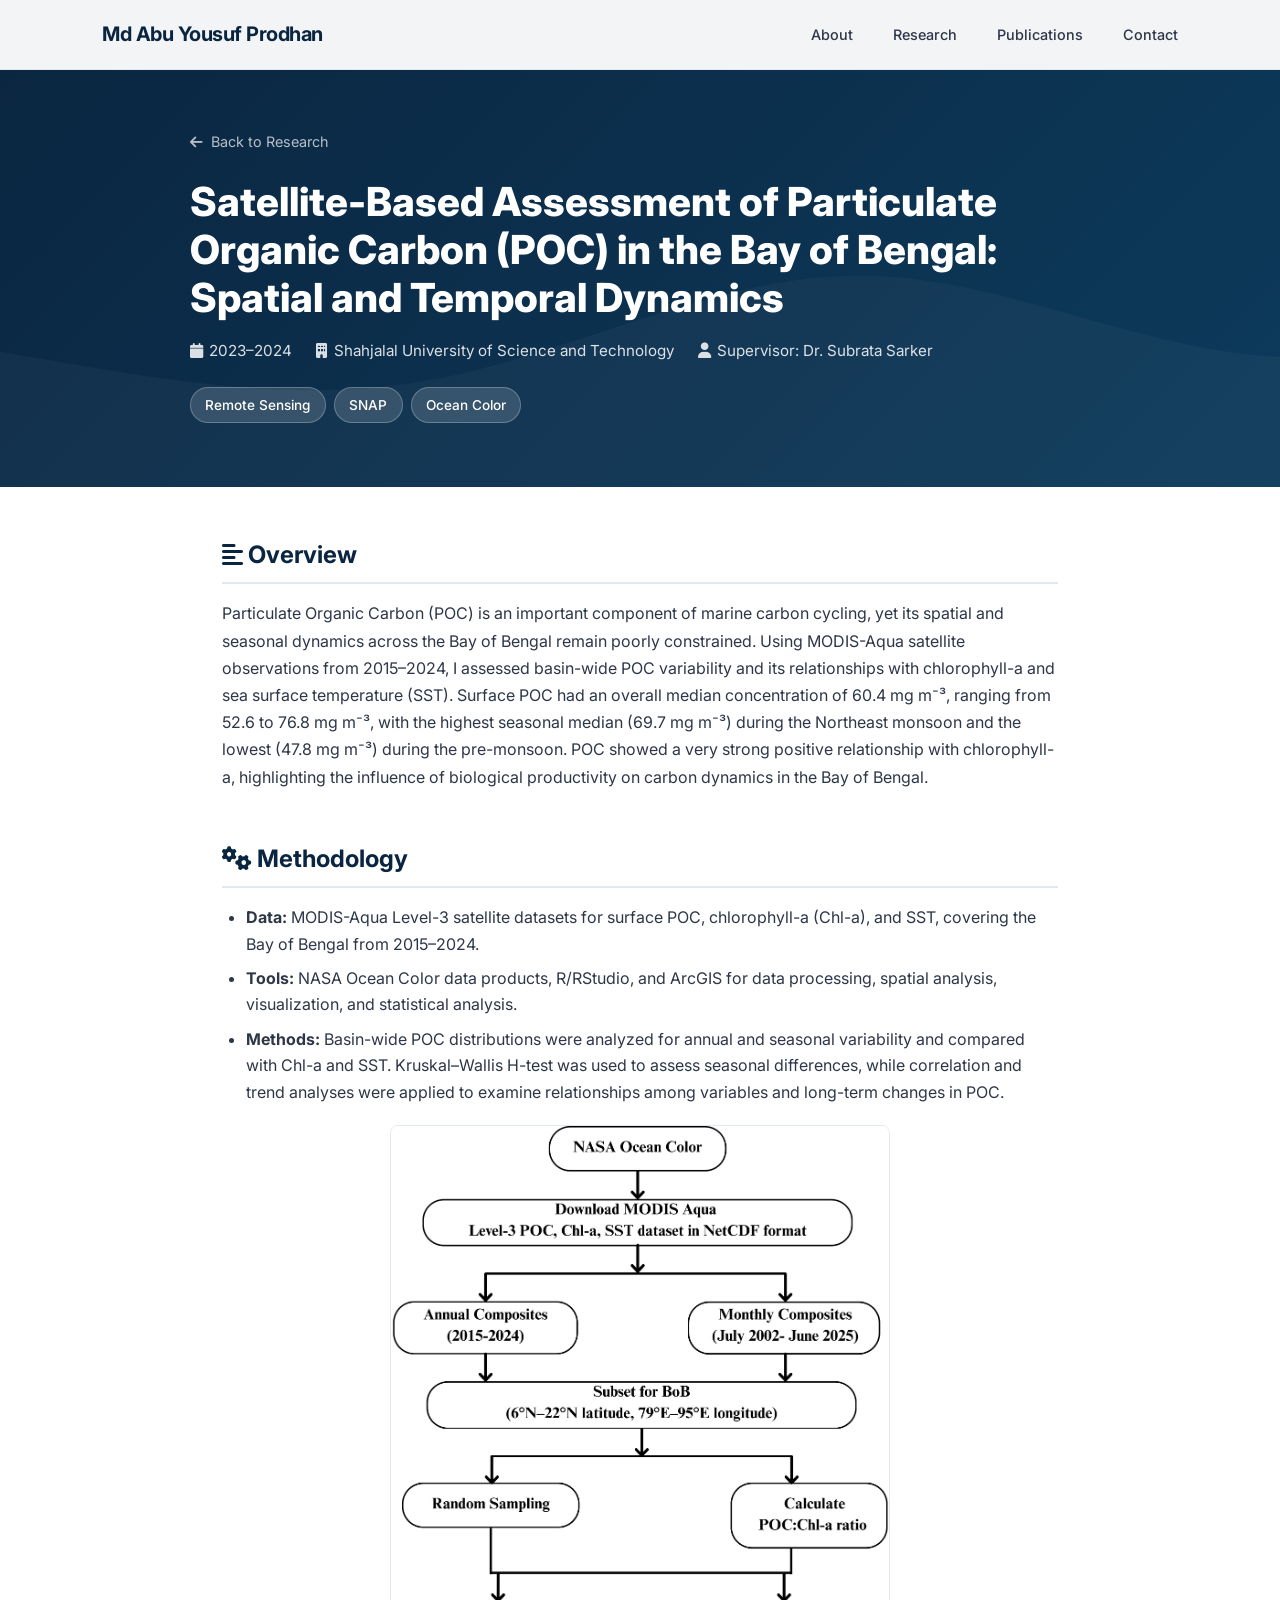
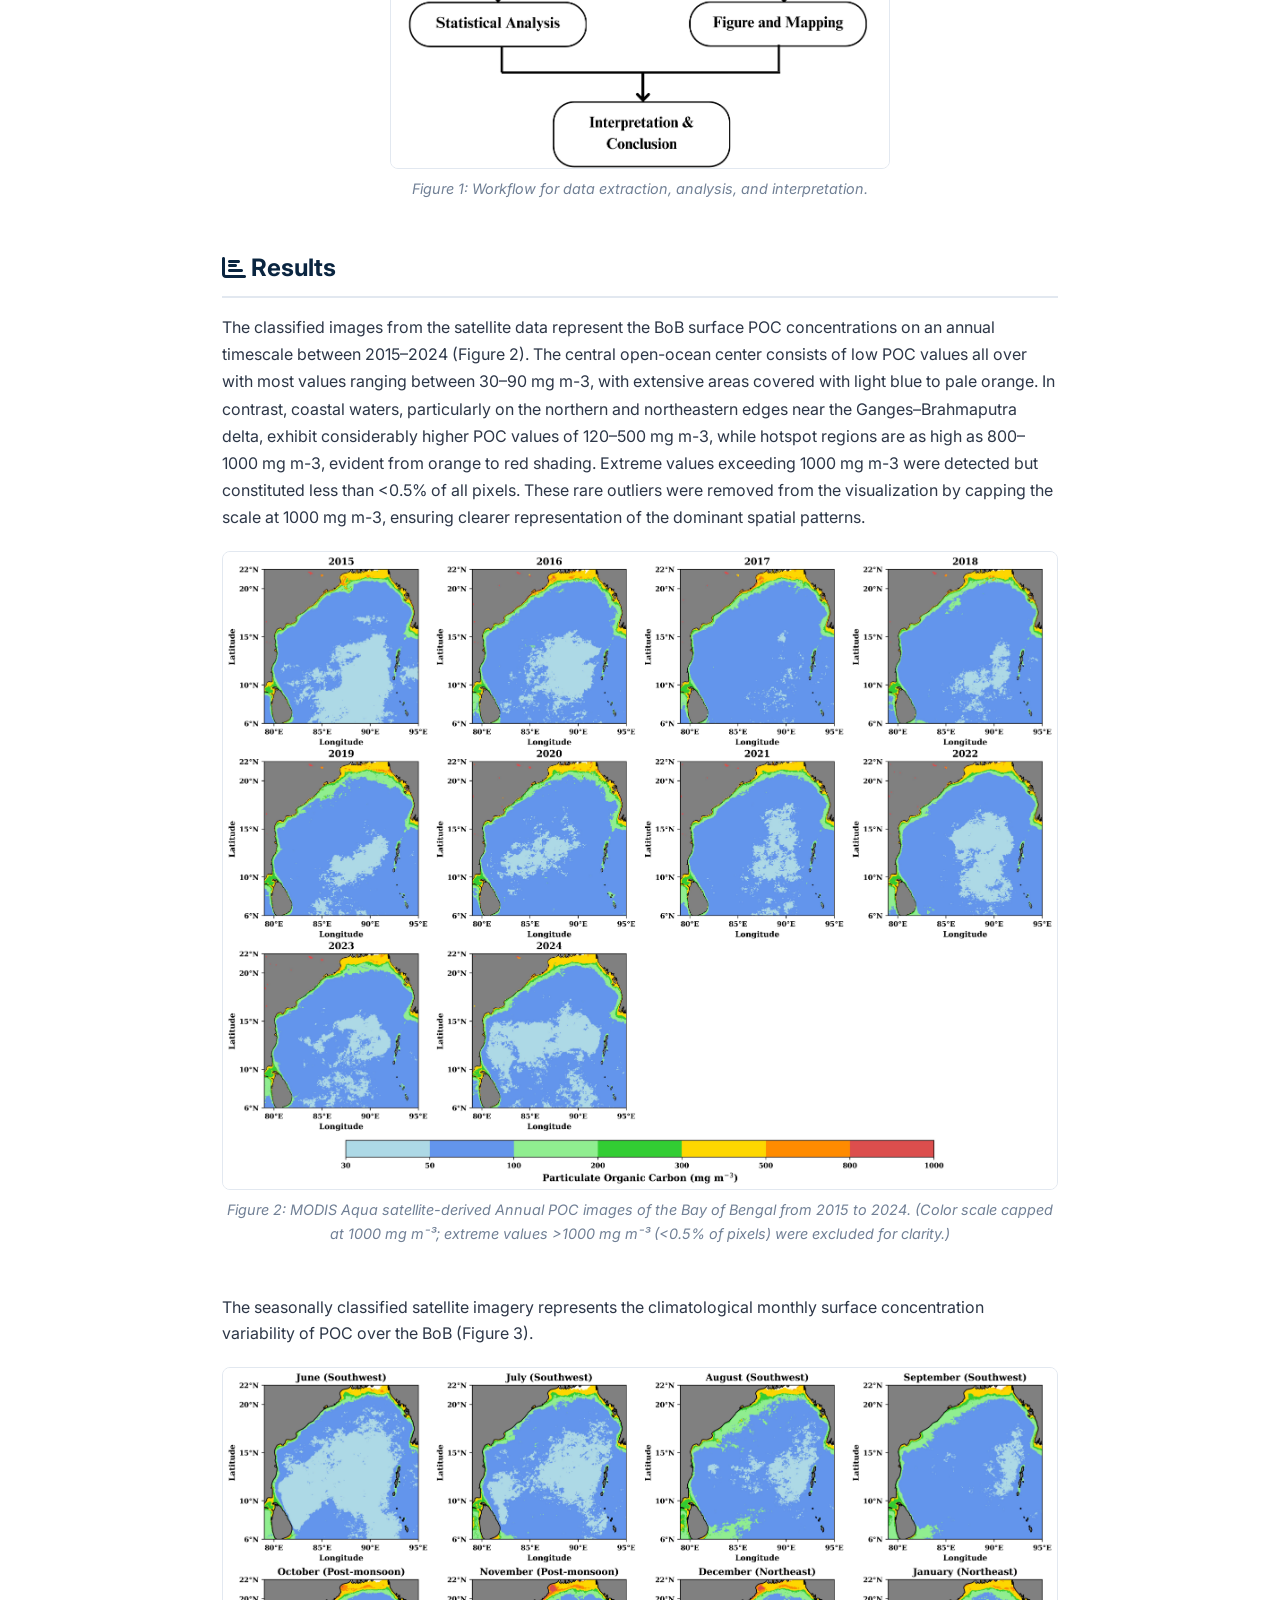
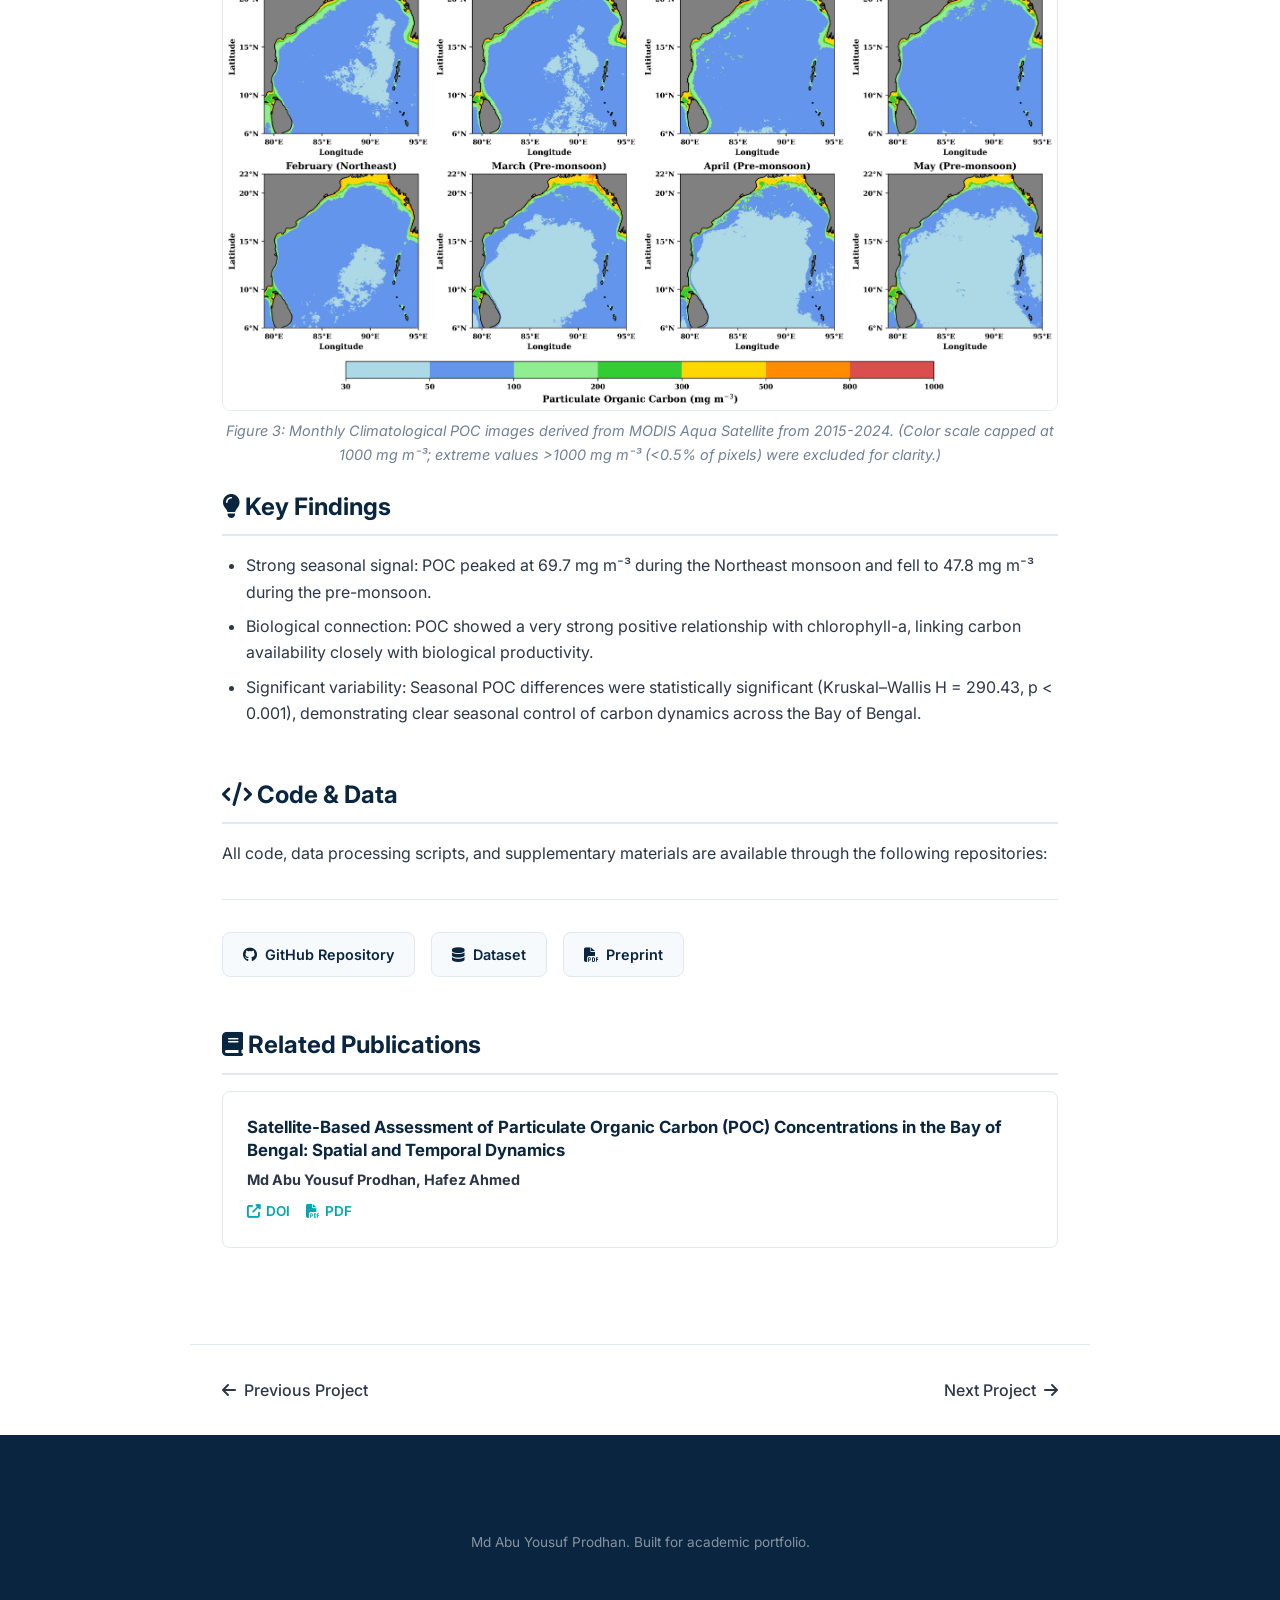
<file: projects/phytoplankton-poc.html>
<!DOCTYPE html>
<html lang="en">
<head>
    <meta charset="UTF-8">
    <meta name="viewport" content="width=device-width, initial-scale=1.0">
    <title>PROJECT TITLE | Md Abu Yousuf Prodhan</title>
    <link rel="stylesheet" href="https://cdnjs.cloudflare.com/ajax/libs/font-awesome/6.4.0/css/all.min.css">
    <link href="https://fonts.googleapis.com/css2?family=Inter:wght@300;400;500;600;700;800&display=swap" rel="stylesheet">
    <link rel="stylesheet" href="../assets/css/style.css">
    <style>
        body { font-family: 'Inter', var(--font-body); }

        .project-hero {
            background: linear-gradient(135deg, var(--primary) 0%, #0d3b5c 100%);
            color: white;
            padding: 8rem 2rem 4rem;
            position: relative;
            overflow: hidden;
        }

        .project-hero::before {
            content: '';
            position: absolute;
            top: 0; left: 0; right: 0; bottom: 0;
            background: url('data:image/svg+xml,<svg xmlns="http://www.w3.org/2000/svg" viewBox="0 0 1440 320"><path fill="%23ffffff" fill-opacity="0.03" d="M0,192L48,197.3C96,203,192,213,288,229.3C384,245,480,267,576,250.7C672,235,768,181,864,181.3C960,181,1056,235,1152,234.7C1248,235,1344,181,1392,154.7L1440,128L1440,320L1392,320C1344,320,1248,320,1152,320C1056,320,960,320,864,320C768,320,672,320,576,320C480,320,384,320,288,320C192,320,96,320,48,320L0,320Z"></path></svg>') no-repeat bottom;
            background-size: cover;
        }

        .project-hero-container {
            max-width: 900px;
            margin: 0 auto;
            position: relative;
            z-index: 2;
        }

        .project-hero .back-link {
            color: rgba(255,255,255,0.7);
            font-size: 0.9rem;
            margin-bottom: 1.5rem;
            display: inline-flex;
            align-items: center;
            gap: 0.5rem;
        }

        .project-hero .back-link:hover {
            color: white;
        }

        .project-hero h1 {
            font-size: 2.5rem;
            font-weight: 800;
            margin-bottom: 1rem;
            line-height: 1.2;
        }

        .project-hero-meta {
            display: flex;
            flex-wrap: wrap;
            gap: 1.5rem;
            margin-bottom: 1.5rem;
            font-size: 0.95rem;
            opacity: 0.85;
        }

        .project-hero-meta span {
            display: flex;
            align-items: center;
            gap: 0.4rem;
        }

        .project-hero-tags {
            display: flex;
            flex-wrap: wrap;
            gap: 0.5rem;
        }

        .project-hero-tags .tag-pill {
            background: rgba(255,255,255,0.15);
            border: 1px solid rgba(255,255,255,0.25);
            color: white;
        }

        .project-content {
            max-width: 900px;
            margin: 0 auto;
            padding: 3rem 2rem;
        }

        .project-section {
            margin-bottom: 3rem;
        }

        .project-section h2 {
            color: var(--primary);
            font-size: 1.5rem;
            margin-bottom: 1rem;
            padding-bottom: 0.5rem;
            border-bottom: 2px solid var(--border);
        }

        .project-section p {
            margin-bottom: 1rem;
            line-height: 1.7;
            color: var(--text);
        }

        .project-section ul {
            margin-left: 1.5rem;
            margin-bottom: 1rem;
        }

        .project-section li {
            margin-bottom: 0.5rem;
            color: var(--text);
        }

        /* Figure / Diagram Placeholder */
        .figure-box {
            background: var(--bg-light);
            border: 2px dashed var(--border);
            border-radius: var(--radius);
            padding: 3rem 2rem;
            text-align: center;
            margin: 1.5rem 0;
            color: var(--text-light);
        }

        .figure-box i {
            font-size: 2.5rem;
            margin-bottom: 0.75rem;
            opacity: 0.5;
        }

        .figure-box p {
            margin: 0;
            font-size: 0.95rem;
        }

        .figure-caption {
            text-align: center;
            font-size: 0.9rem;
            color: var(--text-light);
            margin-top: 0.5rem;
            font-style: italic;
        }

        /* To use an actual image, replace the .figure-box div with:
        <figure>
            <img src="../assets/images/your-figure.jpg" alt="Description" style="width:100%; border-radius:8px;">
            <figcaption class="figure-caption">Figure 1: Your caption here.</figcaption>
        </figure>
        */

        .code-block {
            background: #1e293b;
            color: #e2e8f0;
            padding: 1.25rem;
            border-radius: var(--radius);
            font-family: 'Fira Code', monospace;
            font-size: 0.9rem;
            overflow-x: auto;
            margin: 1rem 0;
        }

        .project-links-bar {
            display: flex;
            flex-wrap: wrap;
            gap: 1rem;
            margin-top: 2rem;
            padding-top: 2rem;
            border-top: 1px solid var(--border);
        }

        .project-links-bar a {
            display: inline-flex;
            align-items: center;
            gap: 0.5rem;
            padding: 0.6rem 1.25rem;
            background: var(--bg-light);
            border: 1px solid var(--border);
            border-radius: var(--radius);
            font-weight: 600;
            font-size: 0.9rem;
            color: var(--primary);
            transition: var(--transition);
        }

        .project-links-bar a:hover {
            background: var(--accent);
            color: white;
            border-color: var(--accent);
            transform: translateY(-2px);
        }

        .project-nav {
            max-width: 900px;
            margin: 0 auto;
            padding: 2rem;
            display: flex;
            justify-content: space-between;
            border-top: 1px solid var(--border);
        }

        .project-nav a {
            display: flex;
            align-items: center;
            gap: 0.5rem;
            color: var(--text);
            font-weight: 500;
        }

        .project-nav a:hover {
            color: var(--accent);
        }

        @media (max-width: 640px) {
            .project-hero h1 { font-size: 1.75rem; }
            .project-hero-meta { flex-direction: column; gap: 0.5rem; }
        }
    </style>
</head>
<body>

    <!-- Navigation -->
    <nav class="navbar" id="navbar">
        <div class="nav-container">
            <a href="../index.html" class="nav-logo">Md Abu Yousuf Prodhan<span></span></a>
            <ul class="nav-links" id="navLinks">
                <li><a href="../index.html#about">About</a></li>
                <li><a href="../index.html#research">Research</a></li>
                <li><a href="../index.html#publications">Publications</a></li>
                <li><a href="../index.html#contact">Contact</a></li>
            </ul>
            <button class="mobile-toggle" onclick="toggleMenu()" aria-label="Toggle menu">
                <i class="fas fa-bars"></i>
            </button>
        </div>
    </nav>

    <!-- Project Hero -->
    <header class="project-hero">
        <div class="project-hero-container">
            <a href="../index.html#research" class="back-link">
                <i class="fas fa-arrow-left"></i> Back to Research
            </a>
            <h1>Satellite-Based Assessment of Particulate Organic Carbon (POC) in the Bay of Bengal: Spatial and Temporal Dynamics</h1>
            <div class="project-hero-meta">
                <span><i class="fas fa-calendar"></i> 2023–2024</span>
                <span><i class="fas fa-building"></i> Shahjalal University of Science and Technology</span>
                <span><i class="fas fa-user"></i> Supervisor: Dr. Subrata Sarker</span>
            </div>
            <div class="project-hero-tags">
                <span class="tag-pill">Remote Sensing</span>
                <span class="tag-pill">SNAP</span>
                <span class="tag-pill">Ocean Color</span>
            </div>
        </div>
    </header>

    <!-- Project Content -->
    <main class="project-content">

        <!-- Abstract / Overview -->
        <section class="project-section">
            <h2><i class="fas fa-align-left"></i> Overview</h2>
            <p>
                <!-- EDIT: Write your project abstract here. 3-5 sentences describing the problem, 
                     approach, and key findings. -->
                Particulate Organic Carbon (POC) is an important component of marine carbon cycling, yet its spatial and seasonal dynamics across the Bay of Bengal remain poorly constrained. Using MODIS-Aqua satellite observations from 2015–2024, I assessed basin-wide POC variability and its relationships with chlorophyll-a and sea surface temperature (SST). Surface POC had an overall median concentration of 60.4 mg m⁻³, ranging from 52.6 to 76.8 mg m⁻³, with the highest seasonal median (69.7 mg m⁻³) during the Northeast monsoon and the lowest (47.8 mg m⁻³) during the pre-monsoon. POC showed a very strong positive relationship with chlorophyll-a, highlighting the influence of biological productivity on carbon dynamics in the Bay of Bengal.
            </p>
        </section>

        <!-- Methodology -->
        <section class="project-section">
            <h2><i class="fas fa-cogs"></i> Methodology</h2>
            <p>
                <!-- EDIT: Describe your methods, data sources, models, and tools. -->
                
            </p>
            <ul>
                <li><strong>Data:</strong> MODIS-Aqua Level-3 satellite datasets for surface POC, chlorophyll-a (Chl-a), and SST, covering the Bay of Bengal from 2015–2024.</li>
                <li><strong>Tools:</strong> NASA Ocean Color data products, R/RStudio, and ArcGIS for data processing, spatial analysis, visualization, and statistical analysis.</li>
                <li><strong>Methods:</strong> Basin-wide POC distributions were analyzed for annual and seasonal variability and compared with Chl-a and SST. Kruskal–Wallis H-test was used to assess seasonal differences, while correlation and trend analyses were applied to examine relationships among variables and long-term changes in POC.</li>
            </ul>

            <!-- METHOD DIAGRAM PLACEHOLDER -->
            <figure style="margin: 20px 0;">
                <img src="../assets/images/figures/POC_methodology.jpg" 
                     alt="Methodology Diagram" 
                     style="width:60%; max-width:500px; display:block; margin:0 auto; border-radius:8px; border: 1px solid var(--border);">
                <figcaption class="figure-caption">
                    Figure 1: Workflow for data extraction, analysis, and interpretation.
                </figcaption>
            </figure>
        </section>

        <!-- Results -->
        <section class="project-section">
            <h2><i class="fas fa-chart-bar"></i> Results</h2>
            <p>
                <!-- EDIT: Summarize your key findings. -->
                The classified images from the satellite data represent the BoB surface POC concentrations on an annual timescale between 2015–2024 (Figure 2). The central open-ocean center consists of low POC values all over with most values ranging between 30–90 mg m-3, with extensive areas covered with light blue to pale orange. In contrast, coastal waters, particularly on the northern and northeastern edges near the Ganges–Brahmaputra delta, exhibit considerably higher POC values of 120–500 mg m-3, while hotspot regions are as high as 800–1000 mg m-3, evident from orange to red shading. Extreme values exceeding 1000 mg m-3 were detected but constituted less than <0.5% of all pixels. These rare outliers were removed from the visualization by capping the scale at 1000 mg m-3, ensuring clearer representation of the dominant spatial patterns.
            </p>

            <!-- RESULT FIGURE 1 PLACEHOLDER -->
            <figure style="margin: 20px 0;">
                <img src="../assets/images/figures/POC_annual_plots.jpg" 
                     alt="Methodology Diagram" 
                     style="width:100%; max-width:1000px; display:block; margin:0 auto; border-radius:8px; border: 1px solid var(--border);">
                <figcaption class="figure-caption">
                    Figure 2: MODIS Aqua satellite-derived Annual POC images of the Bay of Bengal from 2015 to 2024. (Color scale capped at 1000 mg m⁻³; extreme values >1000 mg m⁻³ (<0.5% of pixels) were excluded for clarity.)
                </figcaption>
            </figure>
        </section>
                <!-- EDIT: Additional discussion of results. -->
                The seasonally classified satellite imagery represents the climatological monthly surface concentration variability of POC over the BoB (Figure 3). 
            </p>

            <!-- RESULT FIGURE 2 PLACEHOLDER -->
                <figure style="margin: 20px 0;">
                <img src="../assets/images/figures/POC_Seasonal_Plots.jpg" 
                     alt="Methodology Diagram" 
                     style="width:100%; max-width:1000px; display:block; margin:0 auto; border-radius:8px; border: 1px solid var(--border);">
                <figcaption class="figure-caption">
                    Figure 3: Monthly Climatological POC images derived from MODIS Aqua Satellite from 2015-2024. (Color scale capped at 1000 mg m⁻³; extreme values >1000 mg m⁻³ (<0.5% of pixels) were excluded for clarity.)
                </figcaption>
            </figure>
        </section>

        <!-- Key Findings / Conclusions -->
        <section class="project-section">
            <h2><i class="fas fa-lightbulb"></i> Key Findings</h2>
            <ul>
                <!-- EDIT: List 3-5 bullet points of key findings. -->
                <li>Strong seasonal signal: POC peaked at 69.7 mg m⁻³ during the Northeast monsoon and fell to 47.8 mg m⁻³ during the pre-monsoon.</li>
                <li>Biological connection: POC showed a very strong positive relationship with chlorophyll-a, linking carbon availability closely with biological productivity.</li>
                <li>Significant variability: Seasonal POC differences were statistically significant (Kruskal–Wallis H = 290.43, p < 0.001), demonstrating clear seasonal control of carbon dynamics across the Bay of Bengal.</li>
            </ul>
        </section>

        <!-- Code & Data -->
        <section class="project-section">
            <h2><i class="fas fa-code"></i> Code & Data</h2>
            <p>
                All code, data processing scripts, and supplementary materials are available 
                through the following repositories:
            </p>
            <div class="project-links-bar">
                <a href="https://github.com/SiAm1998" target="_blank">
                    <i class="fab fa-github"></i> GitHub Repository
                </a>
                <a href="#" target="_blank">
                    <i class="fas fa-database"></i> Dataset
                </a>
                <a href="https://www.preprints.org/manuscript/202408.1685" target="_blank">
                    <i class="fas fa-file-pdf"></i> Preprint
                </a>
            </div>
        </section>

<!-- Related Publications -->
<section class="project-section">

    <h2><i class="fas fa-book"></i> Related Publications</h2>

    <div class="pub-card" style="grid-template-columns: 1fr;">
        <div class="pub-content">

            <h4>
                Satellite-Based Assessment of Particulate Organic Carbon (POC)
                Concentrations in the Bay of Bengal: Spatial and Temporal Dynamics
            </h4>

            <div class="pub-meta">
                <strong>Md Abu Yousuf Prodhan, Hafez Ahmed</strong>
            </div>

            <div class="pub-links">
                <a href="https://www.preprints.org/manuscript/202408.1685" target="_blank">
                    <i class="fas fa-external-link-alt"></i> DOI
                </a>

                <a href="https://www.preprints.org/manuscript/202408.1685" target="_blank">
                    <i class="fas fa-file-pdf"></i> PDF
                </a>
            </div>

        </div>
    </div>

</section>
    </main>

    <!-- Project Navigation -->
    <nav class="project-nav">
        <a href="#">
            <i class="fas fa-arrow-left"></i> Previous Project
        </a>
        <a href="#">
            Next Project <i class="fas fa-arrow-right"></i>
        </a>
    </nav>

    <!-- Footer -->
    <footer class="footer">
        <div class="footer-bottom" style="border: none; padding: 2rem;">
            <p> Md Abu Yousuf Prodhan. Built for academic portfolio.</p>
        </div>
    </footer>

    <script src="../assets/js/main.js"></script>
</body>
</html>
</file>
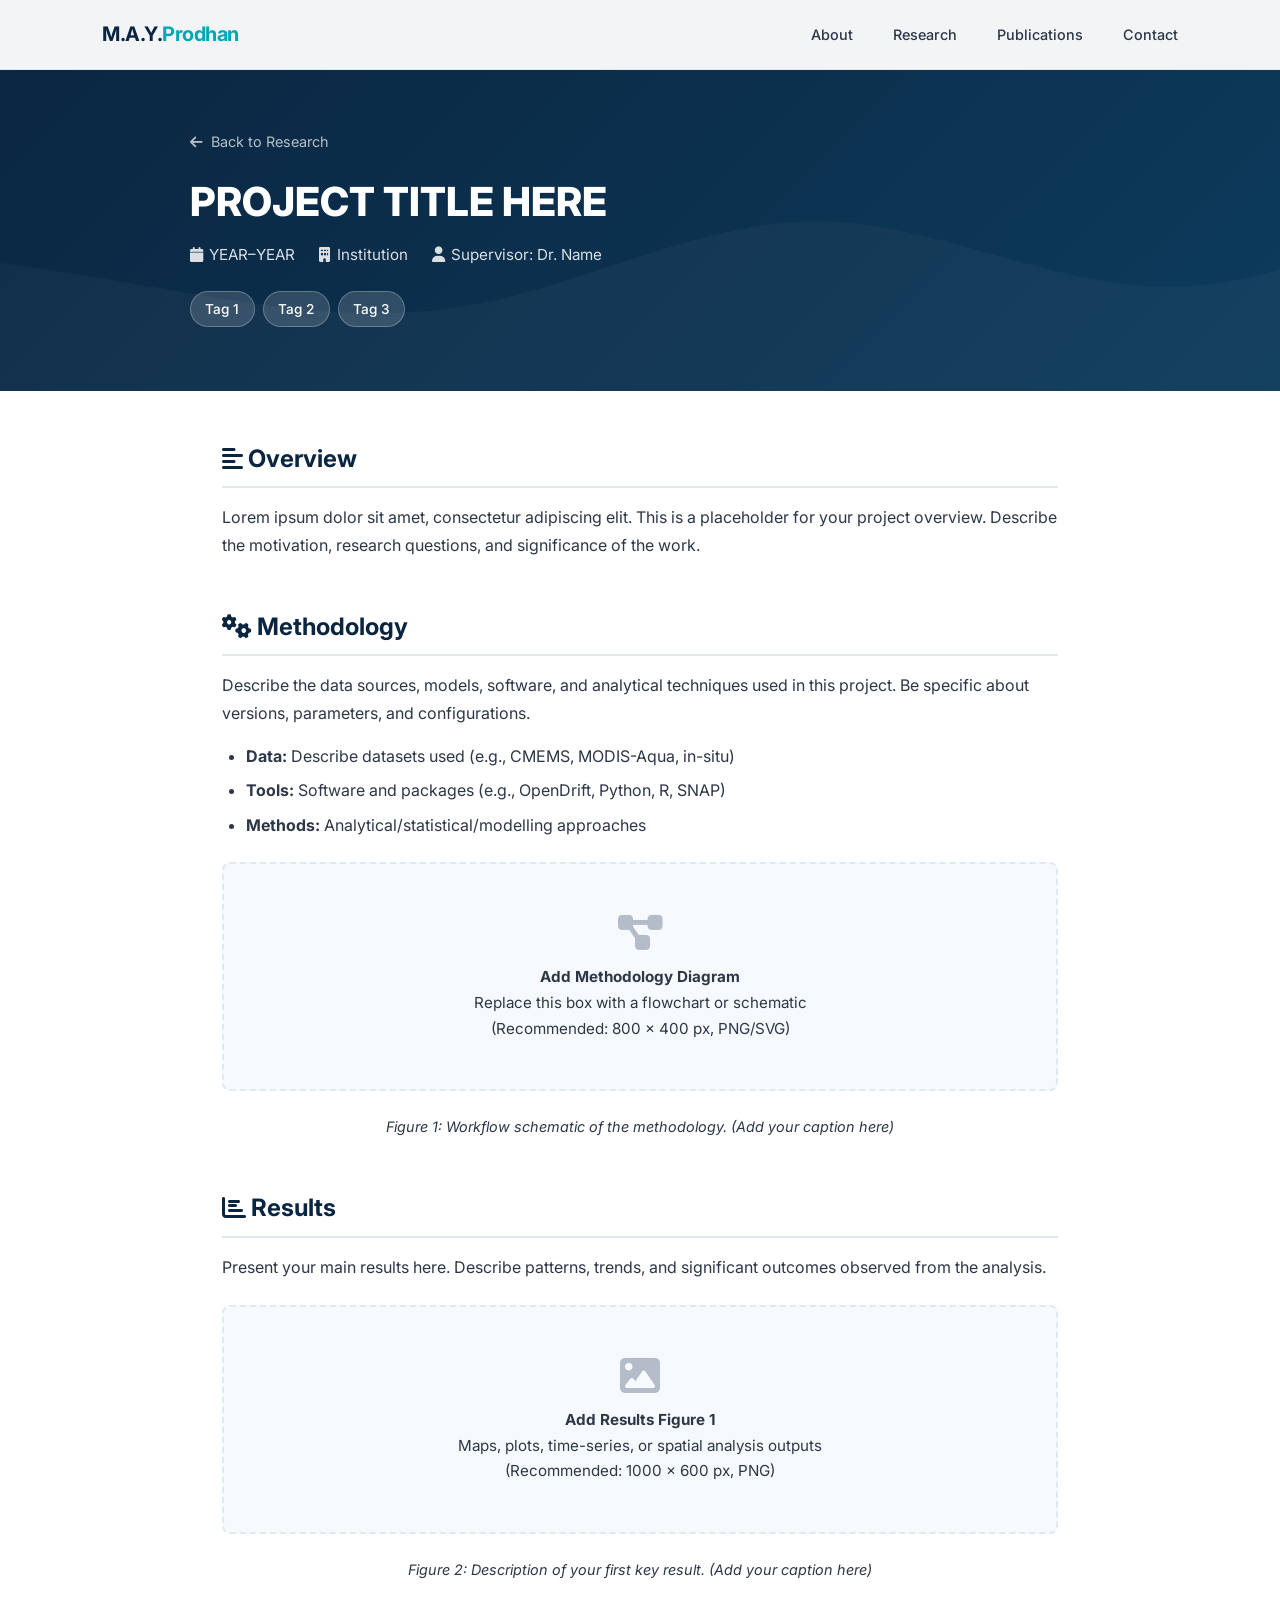
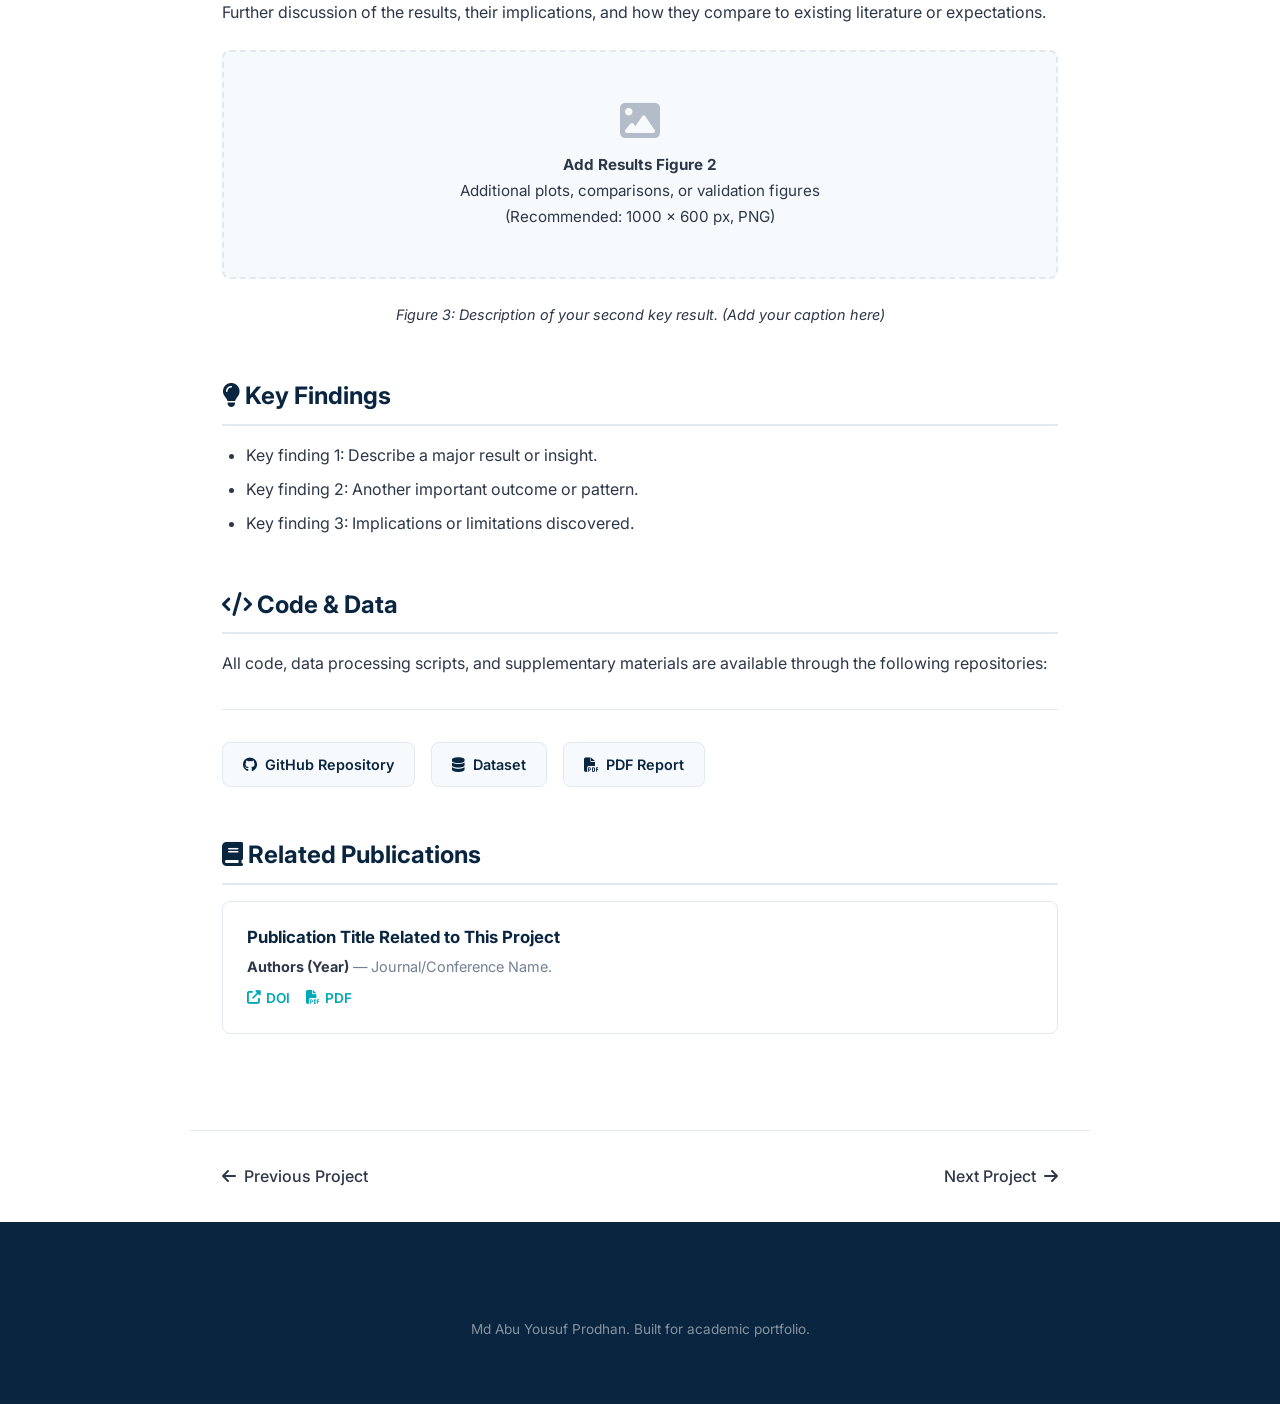
<file: projects/project-template.html>
<!DOCTYPE html>
<html lang="en">
<head>
    <meta charset="UTF-8">
    <meta name="viewport" content="width=device-width, initial-scale=1.0">
    <title>PROJECT TITLE | Md Abu Yousuf Prodhan</title>
    <link rel="stylesheet" href="https://cdnjs.cloudflare.com/ajax/libs/font-awesome/6.4.0/css/all.min.css">
    <link href="https://fonts.googleapis.com/css2?family=Inter:wght@300;400;500;600;700;800&display=swap" rel="stylesheet">
    <link rel="stylesheet" href="../assets/css/style.css">
    <style>
        body { font-family: 'Inter', var(--font-body); }

        .project-hero {
            background: linear-gradient(135deg, var(--primary) 0%, #0d3b5c 100%);
            color: white;
            padding: 8rem 2rem 4rem;
            position: relative;
            overflow: hidden;
        }

        .project-hero::before {
            content: '';
            position: absolute;
            top: 0; left: 0; right: 0; bottom: 0;
            background: url('data:image/svg+xml,<svg xmlns="http://www.w3.org/2000/svg" viewBox="0 0 1440 320"><path fill="%23ffffff" fill-opacity="0.03" d="M0,192L48,197.3C96,203,192,213,288,229.3C384,245,480,267,576,250.7C672,235,768,181,864,181.3C960,181,1056,235,1152,234.7C1248,235,1344,181,1392,154.7L1440,128L1440,320L1392,320C1344,320,1248,320,1152,320C1056,320,960,320,864,320C768,320,672,320,576,320C480,320,384,320,288,320C192,320,96,320,48,320L0,320Z"></path></svg>') no-repeat bottom;
            background-size: cover;
        }

        .project-hero-container {
            max-width: 900px;
            margin: 0 auto;
            position: relative;
            z-index: 2;
        }

        .project-hero .back-link {
            color: rgba(255,255,255,0.7);
            font-size: 0.9rem;
            margin-bottom: 1.5rem;
            display: inline-flex;
            align-items: center;
            gap: 0.5rem;
        }

        .project-hero .back-link:hover {
            color: white;
        }

        .project-hero h1 {
            font-size: 2.5rem;
            font-weight: 800;
            margin-bottom: 1rem;
            line-height: 1.2;
        }

        .project-hero-meta {
            display: flex;
            flex-wrap: wrap;
            gap: 1.5rem;
            margin-bottom: 1.5rem;
            font-size: 0.95rem;
            opacity: 0.85;
        }

        .project-hero-meta span {
            display: flex;
            align-items: center;
            gap: 0.4rem;
        }

        .project-hero-tags {
            display: flex;
            flex-wrap: wrap;
            gap: 0.5rem;
        }

        .project-hero-tags .tag-pill {
            background: rgba(255,255,255,0.15);
            border: 1px solid rgba(255,255,255,0.25);
            color: white;
        }

        .project-content {
            max-width: 900px;
            margin: 0 auto;
            padding: 3rem 2rem;
        }

        .project-section {
            margin-bottom: 3rem;
        }

        .project-section h2 {
            color: var(--primary);
            font-size: 1.5rem;
            margin-bottom: 1rem;
            padding-bottom: 0.5rem;
            border-bottom: 2px solid var(--border);
        }

        .project-section p {
            margin-bottom: 1rem;
            line-height: 1.7;
            color: var(--text);
        }

        .project-section ul {
            margin-left: 1.5rem;
            margin-bottom: 1rem;
        }

        .project-section li {
            margin-bottom: 0.5rem;
            color: var(--text);
        }

        /* Figure / Diagram Placeholder */
        .figure-box {
            background: var(--bg-light);
            border: 2px dashed var(--border);
            border-radius: var(--radius);
            padding: 3rem 2rem;
            text-align: center;
            margin: 1.5rem 0;
            color: var(--text-light);
        }

        .figure-box i {
            font-size: 2.5rem;
            margin-bottom: 0.75rem;
            opacity: 0.5;
        }

        .figure-box p {
            margin: 0;
            font-size: 0.95rem;
        }

        .figure-caption {
            text-align: center;
            font-size: 0.9rem;
            color: var(--text-light);
            margin-top: 0.5rem;
            font-style: italic;
        }

        /* To use an actual image, replace the .figure-box div with:
        <figure>
            <img src="../assets/images/your-figure.jpg" alt="Description" style="width:100%; border-radius:8px;">
            <figcaption class="figure-caption">Figure 1: Your caption here.</figcaption>
        </figure>
        */

        .code-block {
            background: #1e293b;
            color: #e2e8f0;
            padding: 1.25rem;
            border-radius: var(--radius);
            font-family: 'Fira Code', monospace;
            font-size: 0.9rem;
            overflow-x: auto;
            margin: 1rem 0;
        }

        .project-links-bar {
            display: flex;
            flex-wrap: wrap;
            gap: 1rem;
            margin-top: 2rem;
            padding-top: 2rem;
            border-top: 1px solid var(--border);
        }

        .project-links-bar a {
            display: inline-flex;
            align-items: center;
            gap: 0.5rem;
            padding: 0.6rem 1.25rem;
            background: var(--bg-light);
            border: 1px solid var(--border);
            border-radius: var(--radius);
            font-weight: 600;
            font-size: 0.9rem;
            color: var(--primary);
            transition: var(--transition);
        }

        .project-links-bar a:hover {
            background: var(--accent);
            color: white;
            border-color: var(--accent);
            transform: translateY(-2px);
        }

        .project-nav {
            max-width: 900px;
            margin: 0 auto;
            padding: 2rem;
            display: flex;
            justify-content: space-between;
            border-top: 1px solid var(--border);
        }

        .project-nav a {
            display: flex;
            align-items: center;
            gap: 0.5rem;
            color: var(--text);
            font-weight: 500;
        }

        .project-nav a:hover {
            color: var(--accent);
        }

        @media (max-width: 640px) {
            .project-hero h1 { font-size: 1.75rem; }
            .project-hero-meta { flex-direction: column; gap: 0.5rem; }
        }
    </style>
</head>
<body>

    <!-- Navigation -->
    <nav class="navbar" id="navbar">
        <div class="nav-container">
            <a href="../index.html" class="nav-logo">M.A.Y.<span>Prodhan</span></a>
            <ul class="nav-links" id="navLinks">
                <li><a href="../index.html#about">About</a></li>
                <li><a href="../index.html#research">Research</a></li>
                <li><a href="../index.html#publications">Publications</a></li>
                <li><a href="../index.html#contact">Contact</a></li>
            </ul>
            <button class="mobile-toggle" onclick="toggleMenu()" aria-label="Toggle menu">
                <i class="fas fa-bars"></i>
            </button>
        </div>
    </nav>

    <!-- Project Hero -->
    <header class="project-hero">
        <div class="project-hero-container">
            <a href="../index.html#research" class="back-link">
                <i class="fas fa-arrow-left"></i> Back to Research
            </a>
            <h1>PROJECT TITLE HERE</h1>
            <div class="project-hero-meta">
                <span><i class="fas fa-calendar"></i> YEAR–YEAR</span>
                <span><i class="fas fa-building"></i> Institution</span>
                <span><i class="fas fa-user"></i> Supervisor: Dr. Name</span>
            </div>
            <div class="project-hero-tags">
                <span class="tag-pill">Tag 1</span>
                <span class="tag-pill">Tag 2</span>
                <span class="tag-pill">Tag 3</span>
            </div>
        </div>
    </header>

    <!-- Project Content -->
    <main class="project-content">

        <!-- Abstract / Overview -->
        <section class="project-section">
            <h2><i class="fas fa-align-left"></i> Overview</h2>
            <p>
                <!-- EDIT: Write your project abstract here. 3-5 sentences describing the problem, 
                     approach, and key findings. -->
                Lorem ipsum dolor sit amet, consectetur adipiscing elit. This is a placeholder 
                for your project overview. Describe the motivation, research questions, and 
                significance of the work.
            </p>
        </section>

        <!-- Methodology -->
        <section class="project-section">
            <h2><i class="fas fa-cogs"></i> Methodology</h2>
            <p>
                <!-- EDIT: Describe your methods, data sources, models, and tools. -->
                Describe the data sources, models, software, and analytical techniques used 
                in this project. Be specific about versions, parameters, and configurations.
            </p>
            <ul>
                <li><strong>Data:</strong> Describe datasets used (e.g., CMEMS, MODIS-Aqua, in-situ)</li>
                <li><strong>Tools:</strong> Software and packages (e.g., OpenDrift, Python, R, SNAP)</li>
                <li><strong>Methods:</strong> Analytical/statistical/modelling approaches</li>
            </ul>

            <!-- METHOD DIAGRAM PLACEHOLDER -->
            <div class="figure-box">
                <i class="fas fa-project-diagram"></i>
                <p><strong>Add Methodology Diagram</strong><br>Replace this box with a flowchart or schematic<br>(Recommended: 800 x 400 px, PNG/SVG)</p>
            </div>
            <p class="figure-caption">Figure 1: Workflow schematic of the methodology. (Add your caption here)</p>
        </section>

        <!-- Results -->
        <section class="project-section">
            <h2><i class="fas fa-chart-bar"></i> Results</h2>
            <p>
                <!-- EDIT: Summarize your key findings. -->
                Present your main results here. Describe patterns, trends, and significant 
                outcomes observed from the analysis.
            </p>

            <!-- RESULT FIGURE 1 PLACEHOLDER -->
            <div class="figure-box">
                <i class="fas fa-image"></i>
                <p><strong>Add Results Figure 1</strong><br>Maps, plots, time-series, or spatial analysis outputs<br>(Recommended: 1000 x 600 px, PNG)</p>
            </div>
            <p class="figure-caption">Figure 2: Description of your first key result. (Add your caption here)</p>

            <p>
                <!-- EDIT: Additional discussion of results. -->
                Further discussion of the results, their implications, and how they compare 
                to existing literature or expectations.
            </p>

            <!-- RESULT FIGURE 2 PLACEHOLDER -->
            <div class="figure-box">
                <i class="fas fa-image"></i>
                <p><strong>Add Results Figure 2</strong><br>Additional plots, comparisons, or validation figures<br>(Recommended: 1000 x 600 px, PNG)</p>
            </div>
            <p class="figure-caption">Figure 3: Description of your second key result. (Add your caption here)</p>
        </section>

        <!-- Key Findings / Conclusions -->
        <section class="project-section">
            <h2><i class="fas fa-lightbulb"></i> Key Findings</h2>
            <ul>
                <!-- EDIT: List 3-5 bullet points of key findings. -->
                <li>Key finding 1: Describe a major result or insight.</li>
                <li>Key finding 2: Another important outcome or pattern.</li>
                <li>Key finding 3: Implications or limitations discovered.</li>
            </ul>
        </section>

        <!-- Code & Data -->
        <section class="project-section">
            <h2><i class="fas fa-code"></i> Code & Data</h2>
            <p>
                All code, data processing scripts, and supplementary materials are available 
                through the following repositories:
            </p>
            <div class="project-links-bar">
                <a href="https://github.com/SiAm1998" target="_blank">
                    <i class="fab fa-github"></i> GitHub Repository
                </a>
                <a href="#" target="_blank">
                    <i class="fas fa-database"></i> Dataset
                </a>
                <a href="#" target="_blank">
                    <i class="fas fa-file-pdf"></i> PDF Report
                </a>
            </div>
        </section>

        <!-- Related Publications -->
        <section class="project-section">
            <h2><i class="fas fa-book"></i> Related Publications</h2>
            <div class="pub-card" style="grid-template-columns: 1fr;">
                <div class="pub-content">
                    <h4>Publication Title Related to This Project</h4>
                    <div class="pub-meta">
                        <strong>Authors (Year)</strong> — Journal/Conference Name.
                    </div>
                    <div class="pub-links">
                        <a href="#" target="_blank"><i class="fas fa-external-link-alt"></i> DOI</a>
                        <a href="#" target="_blank"><i class="fas fa-file-pdf"></i> PDF</a>
                    </div>
                </div>
            </div>
        </section>

    </main>

    <!-- Project Navigation -->
    <nav class="project-nav">
        <a href="#">
            <i class="fas fa-arrow-left"></i> Previous Project
        </a>
        <a href="#">
            Next Project <i class="fas fa-arrow-right"></i>
        </a>
    </nav>

    <!-- Footer -->
    <footer class="footer">
        <div class="footer-bottom" style="border: none; padding: 2rem;">
            <p> Md Abu Yousuf Prodhan. Built for academic portfolio.</p>
        </div>
    </footer>

    <script src="../assets/js/main.js"></script>
</body>
</html>
</file>
<file: assets/css/style.css>
/* ============================================================
   OCEANOGRAPHER PORTFOLIO - MAIN STYLESHEET
   Customize colors, fonts, and spacing below
   ============================================================ */

/* ---------- CSS VARIABLES (CUSTOMIZE THEME HERE) ---------- */
:root {
    --primary: #0a2540;           /* Deep navy - main brand color */
    --primary-light: #1a4a6e;     /* Lighter navy for hover */
    --accent: #00a8b5;            /* Ocean teal - highlights, links */
    --accent-dark: #008a94;       /* Darker teal for hover */
    --gold: #c9a227;              /* Gold for awards/fellowships */
    --text: #2d3748;              /* Main body text */
    --text-light: #718096;        /* Secondary text */
    --bg: #ffffff;                /* White background */
    --bg-light: #f7fafc;          /* Light gray sections */
    --bg-dark: #0a2540;           /* Dark section background */
    --border: #e2e8f0;            /* Borders and dividers */
    --shadow-sm: 0 1px 3px rgba(0,0,0,0.08);
    --shadow: 0 4px 6px rgba(0,0,0,0.07);
    --shadow-lg: 0 10px 25px rgba(0,0,0,0.1);
    --radius: 8px;
    --radius-lg: 12px;
    --transition: all 0.3s cubic-bezier(0.4, 0, 0.2, 1);
    --max-width: 1140px;
    --font-heading: 'Segoe UI', system-ui, -apple-system, sans-serif;
    --font-body: 'Segoe UI', system-ui, -apple-system, sans-serif;
}

/* ---------- RESET & BASE ---------- */
*, *::before, *::after {
    margin: 0;
    padding: 0;
    box-sizing: border-box;
}

html {
    scroll-behavior: smooth;
    scroll-padding-top: 70px;
}

body {
    font-family: var(--font-body);
    color: var(--text);
    line-height: 1.65;
    background: var(--bg);
    overflow-x: hidden;
}

a {
    color: var(--accent);
    text-decoration: none;
    transition: var(--transition);
}

a:hover {
    color: var(--accent-dark);
}

img {
    max-width: 100%;
    height: auto;
    display: block;
}

/* ---------- NAVIGATION ---------- */
.navbar {
    position: fixed;
    top: 0;
    left: 0;
    right: 0;
    height: 70px;
    background: rgba(255,255,255,0.95);
    backdrop-filter: blur(12px);
    -webkit-backdrop-filter: blur(12px);
    border-bottom: 1px solid var(--border);
    z-index: 1000;
    transition: var(--transition);
}

.navbar.scrolled {
    box-shadow: var(--shadow);
}

.nav-container {
    max-width: var(--max-width);
    margin: 0 auto;
    padding: 0 2rem;
    display: flex;
    align-items: center;
    justify-content: space-between;
    height: 100%;
}

.nav-logo {
    font-weight: 700;
    font-size: 1.25rem;
    color: var(--primary);
    letter-spacing: -0.5px;
}

.nav-logo span {
    color: var(--accent);
}

.nav-links {
    display: flex;
    gap: 2.5rem;
    list-style: none;
}

.nav-links a {
    color: var(--text);
    font-weight: 500;
    font-size: 0.9rem;
    position: relative;
    padding: 0.25rem 0;
}

.nav-links a::after {
    content: '';
    position: absolute;
    bottom: 0;
    left: 0;
    width: 0;
    height: 2px;
    background: var(--accent);
    transition: var(--transition);
}

.nav-links a:hover::after {
    width: 100%;
}

.nav-links a:hover {
    color: var(--primary);
}

.nav-cta {
    background: var(--accent);
    color: white !important;
    padding: 0.5rem 1.25rem !important;
    border-radius: 20px;
    font-size: 0.85rem !important;
    font-weight: 600 !important;
}

.nav-cta:hover {
    background: var(--accent-dark);
    color: white !important;
}

.nav-cta::after {
    display: none !important;
}

.mobile-toggle {
    display: none;
    background: none;
    border: none;
    font-size: 1.5rem;
    color: var(--primary);
    cursor: pointer;
}

/* ---------- HERO SECTION ---------- */
.hero {
    min-height: 100vh;
    display: flex;
    align-items: center;
    position: relative;
    background: linear-gradient(135deg, var(--primary) 0%, #0d3b5c 50%, #1a5a7a 100%);
    overflow: hidden;
}

.hero::before {
    content: '';
    position: absolute;
    top: 0;
    left: 0;
    right: 0;
    bottom: 0;
    background: url('data:image/svg+xml,<svg xmlns="http://www.w3.org/2000/svg" viewBox="0 0 1440 320"><path fill="%23ffffff" fill-opacity="0.03" d="M0,96L48,112C96,128,192,160,288,160C384,160,480,128,576,122.7C672,117,768,139,864,154.7C960,171,1056,181,1152,165.3C1248,149,1344,107,1392,85.3L1440,64L1440,320L1392,320C1344,320,1248,320,1152,320C1056,320,960,320,864,320C768,320,672,320,576,320C480,320,384,320,288,320C192,320,96,320,48,320L0,320Z"></path></svg>') no-repeat bottom;
    background-size: cover;
    opacity: 0.4;
}

.hero-container {
    max-width: var(--max-width);
    margin: 0 auto;
    padding: 8rem 2rem 4rem;
    display: grid;
    grid-template-columns: 1fr 1fr;
    gap: 4rem;
    align-items: center;
    position: relative;
    z-index: 2;
}

.hero-content {
    color: white;
}

.hero-badge {
    display: inline-flex;
    align-items: center;
    gap: 0.5rem;
    background: rgba(255,255,255,0.12);
    border: 1px solid rgba(255,255,255,0.2);
    padding: 0.4rem 1rem;
    border-radius: 20px;
    font-size: 0.85rem;
    margin-bottom: 1.5rem;
    backdrop-filter: blur(4px);
}

.hero-badge i {
    color: var(--accent);
}

.hero h1 {
    font-size: 3.5rem;
    font-weight: 800;
    line-height: 1.1;
    margin-bottom: 1rem;
    letter-spacing: -1px;
}

.hero h1 .highlight {
    color: var(--accent);
}

.hero-subtitle {
    font-size: 1.3rem;
    opacity: 0.9;
    margin-bottom: 1.5rem;
    font-weight: 300;
}

.hero-desc {
    font-size: 1.05rem;
    opacity: 0.8;
    max-width: 520px;
    margin-bottom: 2rem;
    line-height: 1.7;
}

.hero-buttons {
    display: flex;
    gap: 1rem;
    flex-wrap: wrap;
}

.btn {
    display: inline-flex;
    align-items: center;
    gap: 0.5rem;
    padding: 0.85rem 1.75rem;
    border-radius: var(--radius);
    font-weight: 600;
    font-size: 0.95rem;
    transition: var(--transition);
    border: none;
    cursor: pointer;
}

.btn-primary {
    background: var(--accent);
    color: white;
}

.btn-primary:hover {
    background: var(--accent-dark);
    transform: translateY(-2px);
    box-shadow: 0 8px 20px rgba(0,168,181,0.3);
}

.btn-outline {
    background: transparent;
    color: white;
    border: 2px solid rgba(255,255,255,0.3);
}

.btn-outline:hover {
    background: rgba(255,255,255,0.1);
    border-color: white;
}

.hero-visual {
    display: flex;
    justify-content: center;
    align-items: center;
}

.hero-image {
    width: 100%;
    max-width: 420px;
    aspect-ratio: 1;
    border-radius: 50%;
    object-fit: cover;
    border: 4px solid rgba(255,255,255,0.15);
    box-shadow: 0 20px 60px rgba(0,0,0,0.3);
}

.hero-image-placeholder {
    width: 100%;
    max-width: 420px;
    aspect-ratio: 1;
    border-radius: 50%;
    background: rgba(255,255,255,0.08);
    border: 3px dashed rgba(255,255,255,0.25);
    display: flex;
    flex-direction: column;
    align-items: center;
    justify-content: center;
    color: rgba(255,255,255,0.6);
    text-align: center;
    gap: 0.5rem;
}

.hero-image-placeholder i {
    font-size: 3rem;
    opacity: 0.5;
}

/* ---------- SECTIONS GENERAL ---------- */
.section {
    padding: 5rem 2rem;
}

.section-alt {
    background: var(--bg-light);
}

.section-dark {
    background: var(--primary);
    color: white;
}

.section-header {
    max-width: var(--max-width);
    margin: 0 auto 3rem;
    text-align: center;
}

.section-label {
    display: inline-block;
    color: var(--accent);
    font-weight: 600;
    font-size: 0.85rem;
    text-transform: uppercase;
    letter-spacing: 2px;
    margin-bottom: 0.75rem;
}

.section-dark .section-label {
    color: var(--accent);
}

.section-title {
    font-size: 2.25rem;
    font-weight: 700;
    color: var(--primary);
    margin-bottom: 0.75rem;
    letter-spacing: -0.5px;
}

.section-dark .section-title {
    color: white;
}

.section-subtitle {
    color: var(--text-light);
    font-size: 1.1rem;
    max-width: 600px;
    margin: 0 auto;
}

.section-dark .section-subtitle {
    color: rgba(255,255,255,0.7);
}

.section-body {
    max-width: var(--max-width);
    margin: 0 auto;
}

/* ---------- ABOUT SECTION ---------- */
.about-grid {
    display: grid;
    grid-template-columns: 320px 1fr;
    gap: 3rem;
    align-items: start;
}

.about-photo {
    position: sticky;
    top: 100px;
}

.about-photo img {
    width: 100%;
    border-radius: var(--radius-lg);
    box-shadow: var(--shadow-lg);
}

.about-photo-placeholder {
    width: 100%;
    aspect-ratio: 3/4;
    border-radius: var(--radius-lg);
    background: var(--bg-light);
    border: 2px dashed var(--border);
    display: flex;
    flex-direction: column;
    align-items: center;
    justify-content: center;
    color: var(--text-light);
    gap: 0.5rem;
}

.about-content h3 {
    font-size: 1.75rem;
    color: var(--primary);
    margin-bottom: 1rem;
}

.about-content p {
    margin-bottom: 1rem;
    color: var(--text);
    font-size: 1.05rem;
}

.about-stats {
    display: grid;
    grid-template-columns: repeat(3, 1fr);
    gap: 1.5rem;
    margin-top: 2rem;
    padding-top: 2rem;
    border-top: 1px solid var(--border);
}

.stat-item {
    text-align: center;
}

.stat-number {
    font-size: 2rem;
    font-weight: 700;
    color: var(--accent);
    line-height: 1;
}

.stat-label {
    font-size: 0.85rem;
    color: var(--text-light);
    margin-top: 0.25rem;
}

.about-tags {
    display: flex;
    flex-wrap: wrap;
    gap: 0.5rem;
    margin-top: 1.5rem;
}

.tag-pill {
    background: var(--bg-light);
    border: 1px solid var(--border);
    padding: 0.35rem 0.9rem;
    border-radius: 20px;
    font-size: 0.85rem;
    color: var(--primary);
    font-weight: 500;
}

/* ---------- RESEARCH PROJECTS ---------- */
.projects-grid {
    display: grid;
    grid-template-columns: repeat(auto-fill, minmax(340px, 1fr));
    gap: 2rem;
}

.project-card {
    background: var(--bg);
    border-radius: var(--radius-lg);
    overflow: hidden;
    box-shadow: var(--shadow);
    border: 1px solid var(--border);
    transition: var(--transition);
    display: flex;
    flex-direction: column;
}

.project-card:hover {
    transform: translateY(-6px);
    box-shadow: var(--shadow-lg);
}

.project-image {
    height: 200px;
    background: var(--bg-light);
    position: relative;
    overflow: hidden;
}

.project-image img {
    width: 100%;
    height: 100%;
    object-fit: cover;
    transition: var(--transition);
}

.project-card:hover .project-image img {
    transform: scale(1.05);
}

.project-image-placeholder {
    width: 100%;
    height: 100%;
    display: flex;
    flex-direction: column;
    align-items: center;
    justify-content: center;
    color: var(--text-light);
    background: linear-gradient(135deg, #e2e8f0 0%, #f7fafc 100%);
    gap: 0.5rem;
}

.project-image-placeholder i {
    font-size: 2.5rem;
    opacity: 0.4;
}

.project-year {
    position: absolute;
    top: 1rem;
    right: 1rem;
    background: rgba(10, 37, 64, 0.85);
    color: white;
    padding: 0.25rem 0.75rem;
    border-radius: 20px;
    font-size: 0.75rem;
    font-weight: 600;
}

.project-body {
    padding: 1.5rem;
    flex: 1;
    display: flex;
    flex-direction: column;
}

.project-tags {
    display: flex;
    flex-wrap: wrap;
    gap: 0.4rem;
    margin-bottom: 0.75rem;
}

.project-tag {
    background: rgba(0, 168, 181, 0.1);
    color: var(--accent-dark);
    padding: 0.2rem 0.6rem;
    border-radius: 4px;
    font-size: 0.75rem;
    font-weight: 600;
}

.project-title {
    font-size: 1.15rem;
    font-weight: 700;
    color: var(--primary);
    margin-bottom: 0.5rem;
    line-height: 1.3;
}

.project-desc {
    color: var(--text-light);
    font-size: 0.95rem;
    line-height: 1.6;
    flex: 1;
}

.project-footer {
    display: flex;
    justify-content: space-between;
    align-items: center;
    margin-top: 1.25rem;
    padding-top: 1rem;
    border-top: 1px solid var(--border);
}

.project-links {
    display: flex;
    gap: 0.75rem;
}

.project-links a {
    width: 34px;
    height: 34px;
    border-radius: 50%;
    background: var(--bg-light);
    display: flex;
    align-items: center;
    justify-content: center;
    color: var(--text);
    font-size: 0.9rem;
    transition: var(--transition);
}

.project-links a:hover {
    background: var(--accent);
    color: white;
    transform: translateY(-2px);
}

.project-btn {
    font-size: 0.85rem;
    font-weight: 600;
    color: var(--accent);
    display: flex;
    align-items: center;
    gap: 0.3rem;
}

.project-btn:hover {
    gap: 0.5rem;
}

/* ---------- PUBLICATIONS ---------- */
.pub-grid {
    display: grid;
    gap: 1.25rem;
}

.pub-card {
    background: var(--bg);
    border: 1px solid var(--border);
    border-radius: var(--radius);
    padding: 1.5rem;
    display: grid;
    grid-template-columns: auto 1fr auto;
    gap: 1.5rem;
    align-items: start;
    transition: var(--transition);
}

.pub-card:hover {
    box-shadow: var(--shadow);
    border-color: var(--accent);
}

.pub-badge {
    background: var(--accent);
    color: white;
    width: 48px;
    height: 48px;
    border-radius: var(--radius);
    display: flex;
    align-items: center;
    justify-content: center;
    font-weight: 700;
    font-size: 0.85rem;
    flex-shrink: 0;
}

.pub-badge.preprint {
    background: var(--gold);
}

.pub-content h4 {
    color: var(--primary);
    font-size: 1.05rem;
    margin-bottom: 0.35rem;
    line-height: 1.4;
}

.pub-meta {
    color: var(--text-light);
    font-size: 0.9rem;
    margin-bottom: 0.5rem;
}

.pub-meta strong {
    color: var(--text);
}

.pub-links {
    display: flex;
    gap: 1rem;
    margin-top: 0.5rem;
}

.pub-links a {
    font-size: 0.85rem;
    font-weight: 600;
    display: flex;
    align-items: center;
    gap: 0.3rem;
}

.pub-actions {
    display: flex;
    flex-direction: column;
    gap: 0.5rem;
}

.pub-actions a {
    width: 36px;
    height: 36px;
    border-radius: 50%;
    background: var(--bg-light);
    display: flex;
    align-items: center;
    justify-content: center;
    color: var(--text);
    transition: var(--transition);
}

.pub-actions a:hover {
    background: var(--accent);
    color: white;
}

/* ---------- SKILLS ---------- */
.skills-grid {
    display: grid;
    grid-template-columns: repeat(auto-fill, minmax(260px, 1fr));
    gap: 1.5rem;
}

.skill-card {
    background: var(--bg);
    border: 1px solid var(--border);
    border-radius: var(--radius);
    padding: 1.5rem;
    transition: var(--transition);
}

.skill-card:hover {
    box-shadow: var(--shadow);
    transform: translateY(-3px);
}

.skill-icon {
    width: 48px;
    height: 48px;
    border-radius: var(--radius);
    background: rgba(0, 168, 181, 0.1);
    display: flex;
    align-items: center;
    justify-content: center;
    color: var(--accent);
    font-size: 1.25rem;
    margin-bottom: 1rem;
}

.skill-card h4 {
    color: var(--primary);
    font-size: 1rem;
    margin-bottom: 0.5rem;
}

.skill-card p {
    color: var(--text-light);
    font-size: 0.9rem;
    line-height: 1.5;
}

/* ---------- AWARDS ---------- */
.awards-timeline {
    display: grid;
    gap: 1.5rem;
}

.award-row {
    display: grid;
    grid-template-columns: 100px 1fr;
    gap: 1.5rem;
    align-items: start;
}

.award-year {
    text-align: right;
    font-weight: 700;
    color: var(--accent);
    font-size: 1.1rem;
    padding-top: 0.25rem;
}

.award-card {
    background: var(--bg);
    border: 1px solid var(--border);
    border-radius: var(--radius);
    padding: 1.25rem;
    position: relative;
    transition: var(--transition);
}

.award-card::before {
    content: '';
    position: absolute;
    left: -1.5rem;
    top: 1.5rem;
    width: 12px;
    height: 12px;
    border-radius: 50%;
    background: var(--accent);
    border: 3px solid var(--bg-light);
}

.award-card:hover {
    box-shadow: var(--shadow);
}

.award-title {
    font-weight: 700;
    color: var(--primary);
    margin-bottom: 0.25rem;
}

.award-org {
    color: var(--text-light);
    font-size: 0.9rem;
    margin-bottom: 0.5rem;
}

.award-desc {
    color: var(--text);
    font-size: 0.95rem;
}

/* ---------- CONTACT / FOOTER ---------- */
.footer {
    background: var(--primary);
    color: white;
    padding: 4rem 2rem 2rem;
}

.footer-grid {
    max-width: var(--max-width);
    margin: 0 auto;
    display: grid;
    grid-template-columns: 2fr 1fr 1fr 1fr;
    gap: 3rem;
    margin-bottom: 3rem;
}

.footer-brand h3 {
    font-size: 1.5rem;
    margin-bottom: 1rem;
}

.footer-brand p {
    opacity: 0.7;
    line-height: 1.7;
    margin-bottom: 1.5rem;
}

.footer-socials {
    display: flex;
    gap: 0.75rem;
}

.footer-socials a {
    width: 40px;
    height: 40px;
    border-radius: 50%;
    background: rgba(255,255,255,0.1);
    display: flex;
    align-items: center;
    justify-content: center;
    color: white;
    transition: var(--transition);
}

.footer-socials a:hover {
    background: var(--accent);
    transform: translateY(-3px);
}

.footer-col h4 {
    font-size: 0.9rem;
    text-transform: uppercase;
    letter-spacing: 1px;
    margin-bottom: 1.25rem;
    color: var(--accent);
}

.footer-col ul {
    list-style: none;
}

.footer-col li {
    margin-bottom: 0.6rem;
}

.footer-col a {
    color: rgba(255,255,255,0.7);
    font-size: 0.9rem;
}

.footer-col a:hover {
    color: white;
}

.footer-bottom {
    max-width: var(--max-width);
    margin: 0 auto;
    padding-top: 2rem;
    border-top: 1px solid rgba(255,255,255,0.1);
    text-align: center;
    font-size: 0.85rem;
    opacity: 0.5;
}

/* ---------- RESPONSIVE ---------- */
@media (max-width: 900px) {
    .hero-container {
        grid-template-columns: 1fr;
        text-align: center;
        gap: 3rem;
    }

    .hero h1 {
        font-size: 2.5rem;
    }

    .hero-desc {
        margin: 0 auto 2rem;
    }

    .hero-buttons {
        justify-content: center;
    }

    .hero-visual {
        order: -1;
    }

    .hero-image, .hero-image-placeholder {
        max-width: 280px;
    }

    .about-grid {
        grid-template-columns: 1fr;
    }

    .about-photo {
        position: static;
        max-width: 300px;
        margin: 0 auto;
    }

    .footer-grid {
        grid-template-columns: 1fr 1fr;
    }

    .pub-card {
        grid-template-columns: 1fr;
    }

    .pub-actions {
        flex-direction: row;
    }
}

@media (max-width: 640px) {
    .nav-links {
        display: none;
        position: absolute;
        top: 70px;
        left: 0;
        right: 0;
        background: white;
        flex-direction: column;
        padding: 1.5rem 2rem;
        gap: 1rem;
        border-bottom: 1px solid var(--border);
        box-shadow: var(--shadow);
    }

    .nav-links.active {
        display: flex;
    }

    .mobile-toggle {
        display: block;
    }

    .hero h1 {
        font-size: 2rem;
    }

    .section {
        padding: 3rem 1.5rem;
    }

    .projects-grid {
        grid-template-columns: 1fr;
    }

    .skills-grid {
        grid-template-columns: 1fr;
    }

    .footer-grid {
        grid-template-columns: 1fr;
        gap: 2rem;
    }

    .about-stats {
        grid-template-columns: 1fr;
        gap: 1rem;
    }

    .award-row {
        grid-template-columns: 1fr;
        gap: 0.5rem;
    }

    .award-year {
        text-align: left;
    }

    .award-card::before {
        display: none;
    }
}

/* ---------- SCROLL ANIMATIONS ---------- */
.fade-in {
    opacity: 0;
    transform: translateY(30px);
    transition: opacity 0.6s ease, transform 0.6s ease;
}

.fade-in.visible {
    opacity: 1;
    transform: translateY(0);
}
</file>
